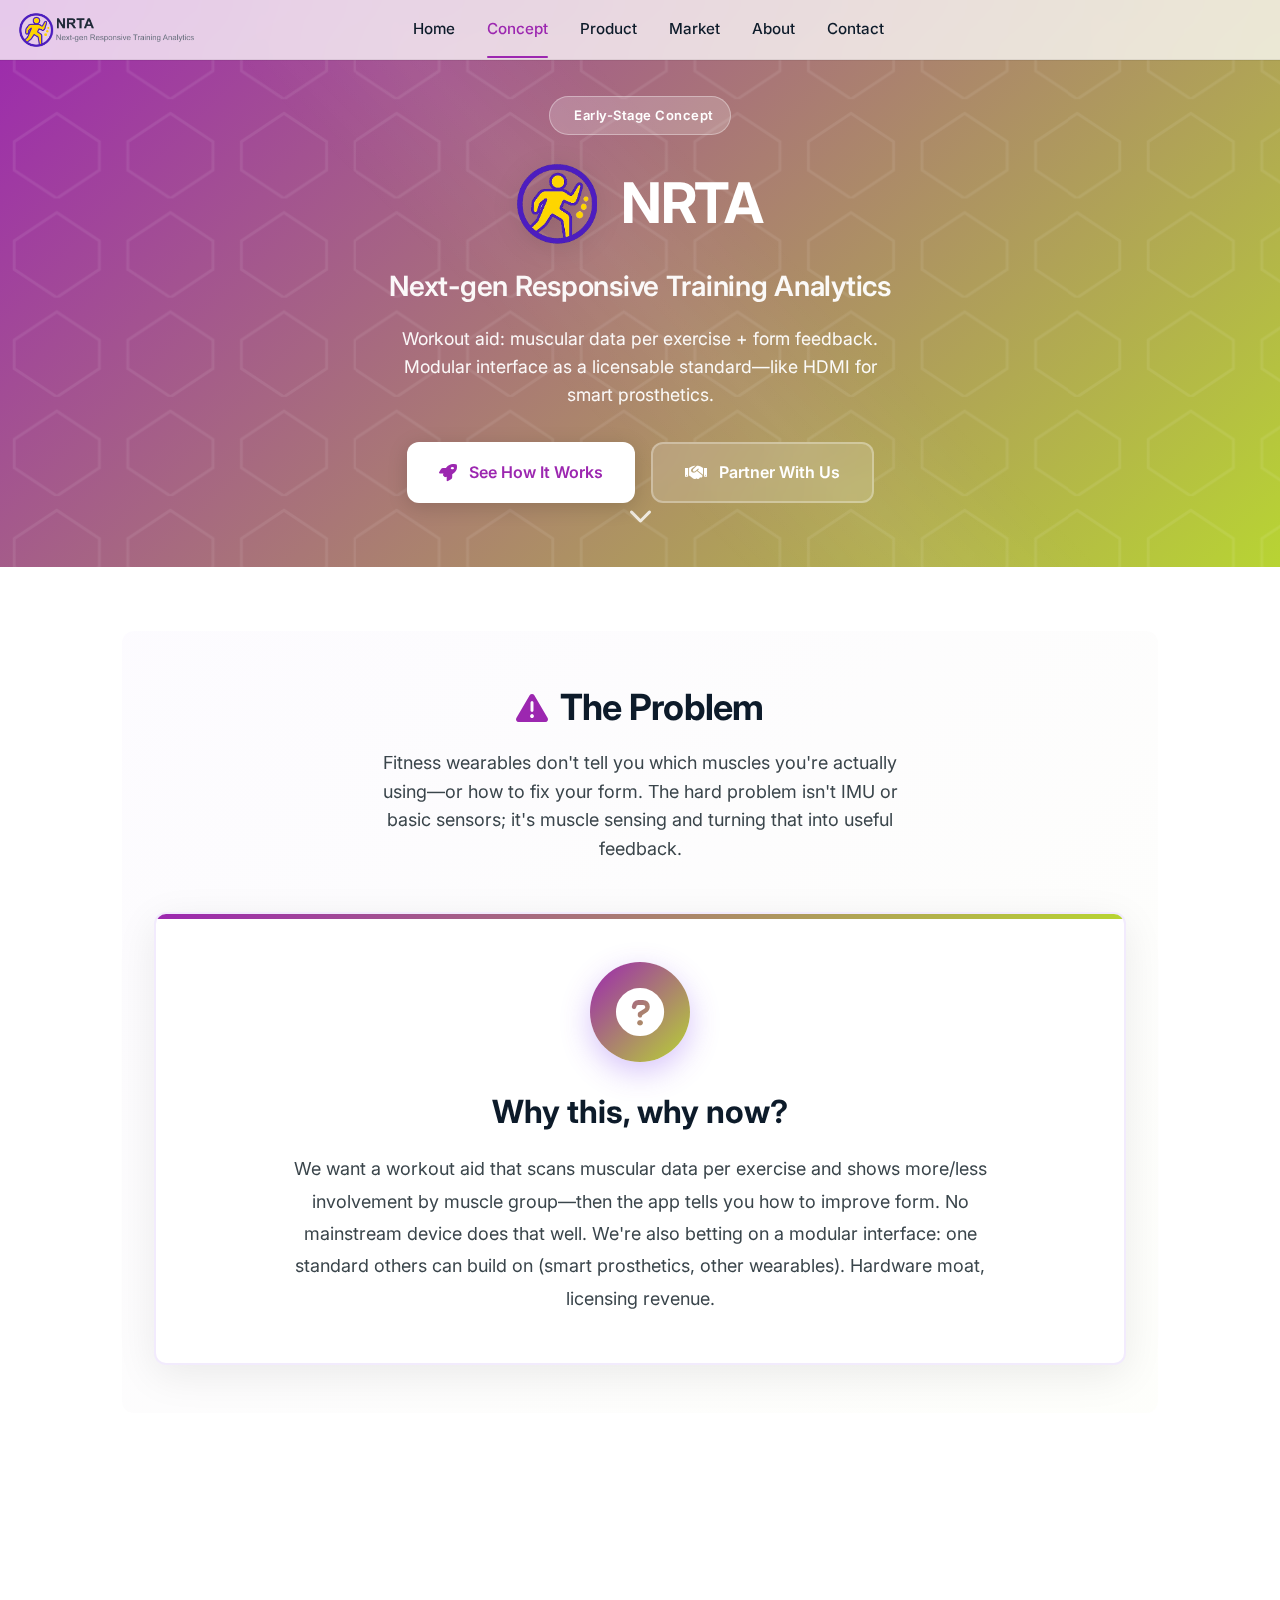
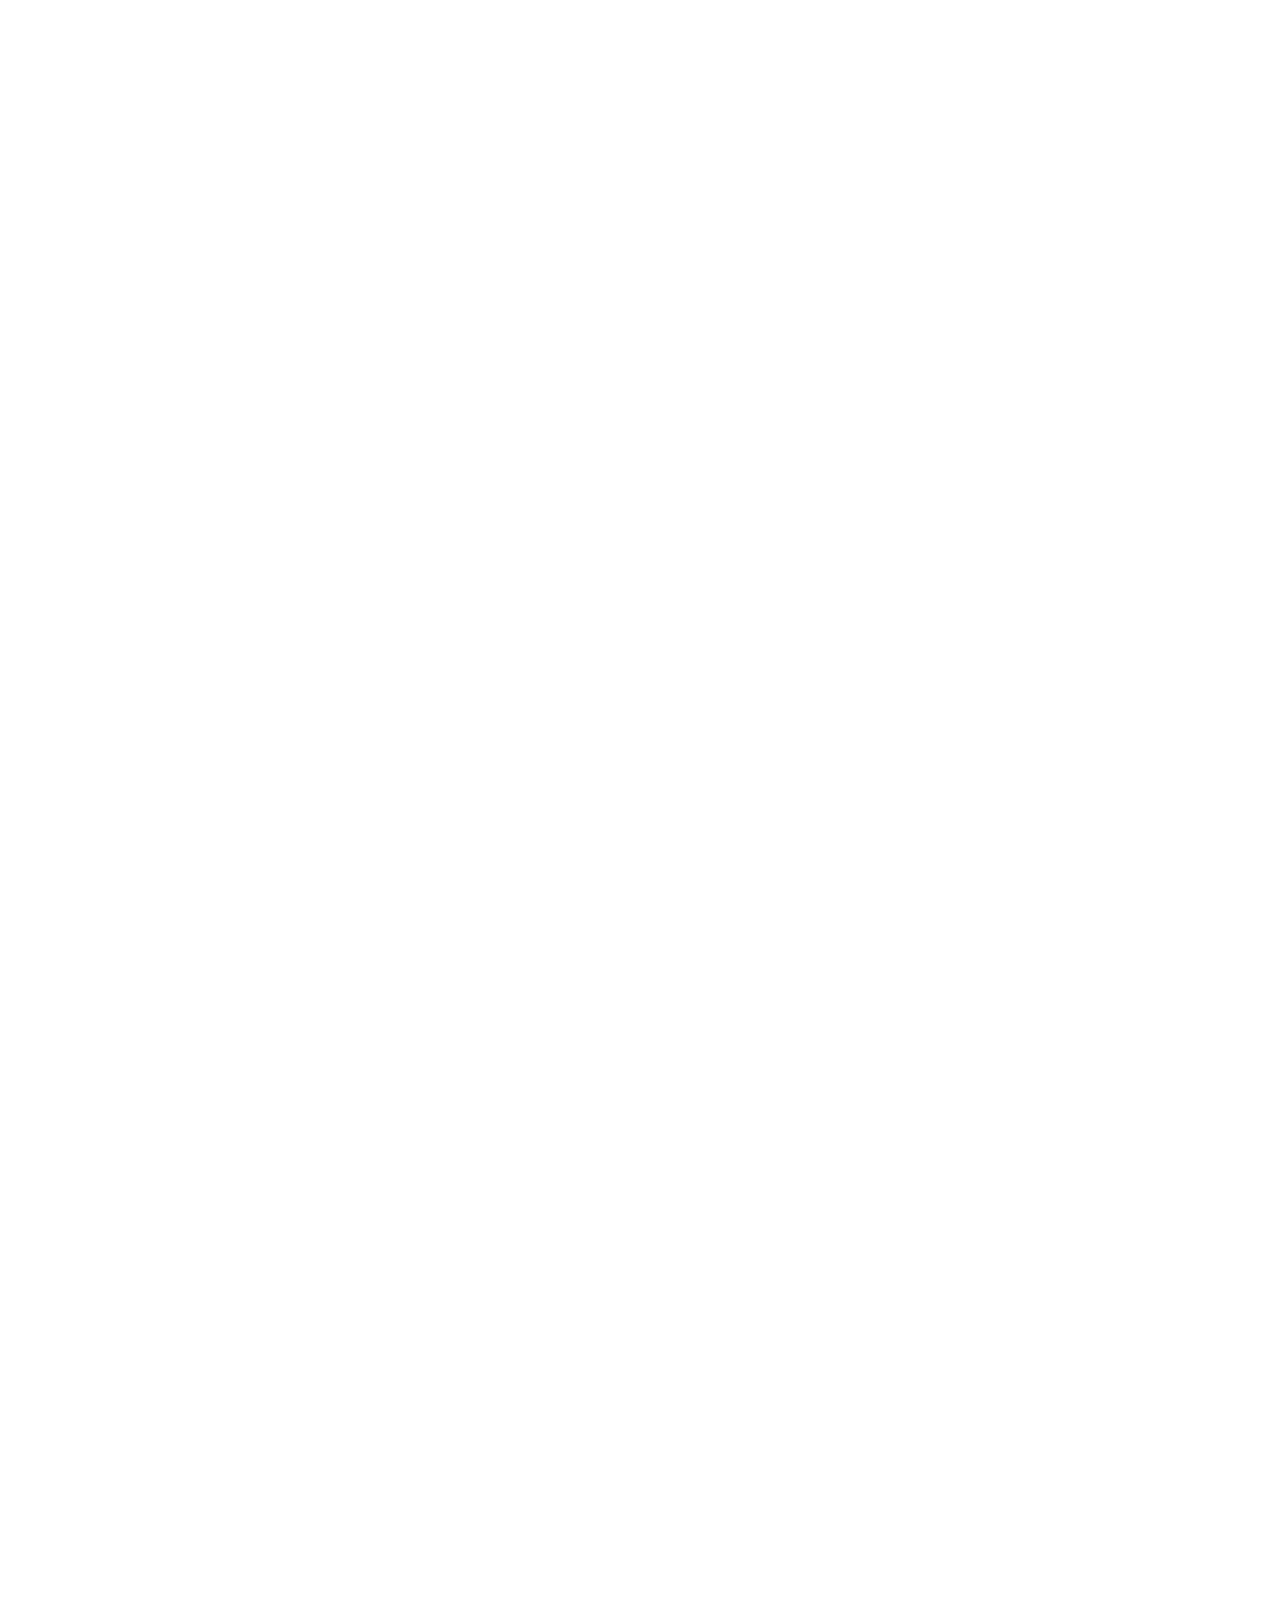
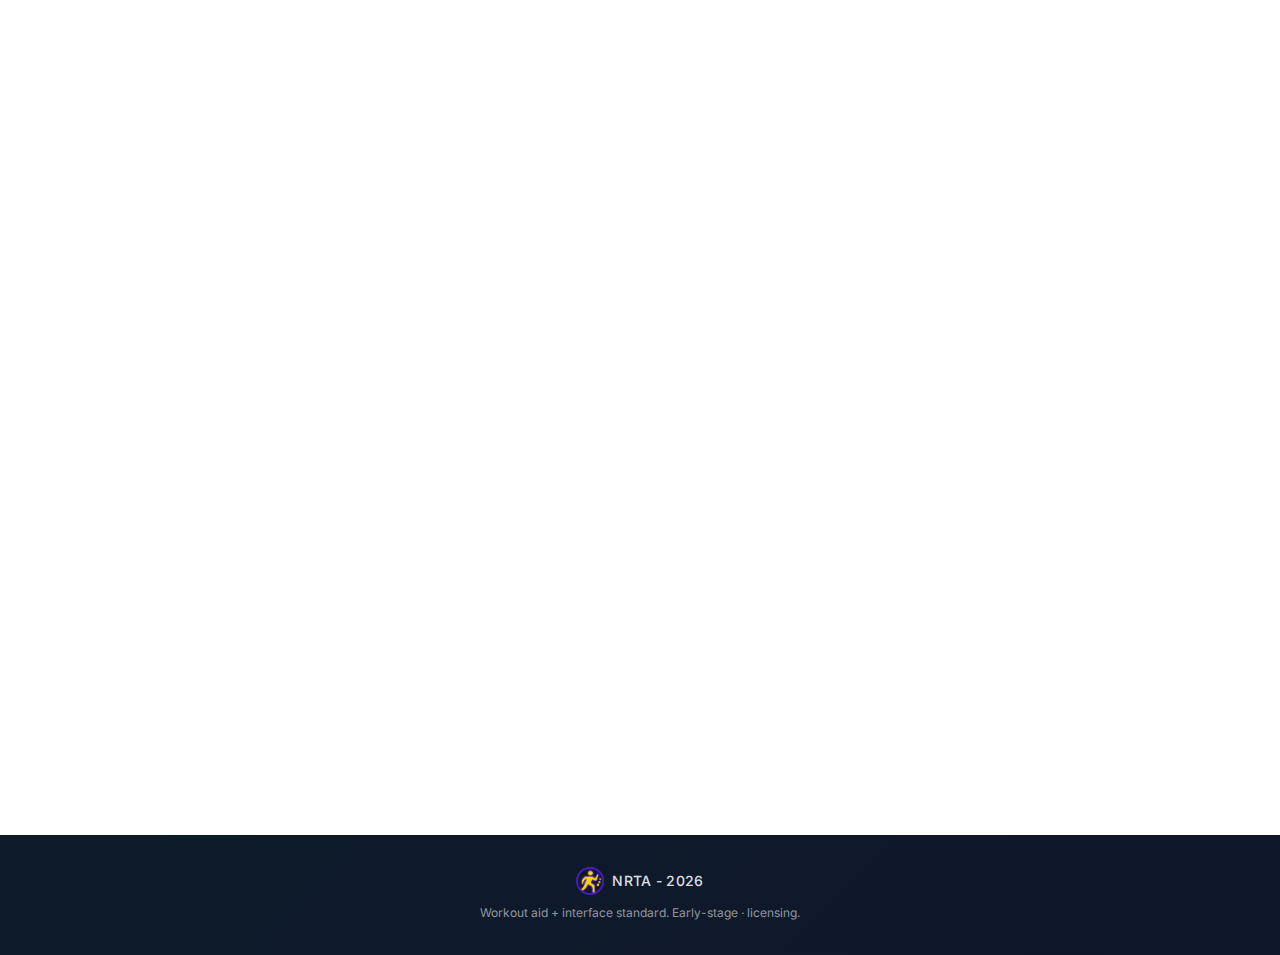
<file: index.html>
<!DOCTYPE html>
<html lang="en">
<head>
    <meta charset="UTF-8">
    <meta name="viewport" content="width=device-width, initial-scale=1.0">
    <title>NRTA - Next-gen Responsive Training Analytics</title>
    <meta name="description" content="NRTA – workout aid that scans muscular data per exercise and gives form feedback. Modular interface as a licensable standard for smart prosthetics and wearables. Early-stage concept.">
    <link rel="icon" type="image/svg+xml" href="assets/icons/favicon.svg">
    <style>
        /* Critical CSS to prevent FOUC */
        html {
            visibility: hidden;
        }
        html.loaded {
            visibility: visible;
        }
    </style>
    <link rel="stylesheet" href="styles.css">
    <link rel="stylesheet" href="https://cdnjs.cloudflare.com/ajax/libs/font-awesome/6.0.0/css/all.min.css">
    <link href="https://fonts.googleapis.com/css2?family=Inter:wght@300;400;500;600;700&display=swap" rel="stylesheet">
</head>
<body>
    <!-- Navigation -->
    <nav>
        <div class="nav-container">
            <div class="nav-logo">
                <img src="assets/icons/logo.svg" alt="NRTA Logo" class="logo logo-full">
                <img src="assets/icons/logo-icon.svg" alt="NRTA Logo" class="logo logo-icon">
            </div>
            <button class="hamburger-menu" aria-label="Toggle menu">
                <span class="bar"></span>
                <span class="bar"></span>
                <span class="bar"></span>
            </button>
            <a href="#home" class="mobile-home-icon" aria-label="Go to home">
                <i class="fas fa-home"></i>
            </a>
            <ul class="nav-links">
                <li><a href="#home">Home</a></li>
                <li><a href="#problem">Concept</a></li>
                <li><a href="#solution">Product</a></li>
                <li><a href="#market">Market</a></li>
                <li><a href="#about">About</a></li>
                <li><a href="#contact">Contact</a></li>
            </ul>
        </div>
        <div class="nav-overlay"></div>
    </nav>

    <!-- Header -->
    <header id="home" class="startup-hero">
        <div class="header-content">
            <div class="hero-text">
                <div class="concept-badge">
                    <i class="fas fa-sparkles"></i>
                    Early-Stage Concept
                </div>
                <div class="hero-logo">
                    <img src="assets/icons/logo-icon.svg" alt="NRTA Logo" class="hero-logo-icon">
                    <h1>NRTA</h1>
                </div>
                <p class="hero-tagline">Next-gen Responsive Training Analytics</p>
                <p class="hero-description">Workout aid: muscular data per exercise + form feedback. Modular interface as a licensable standard—like HDMI for smart prosthetics.</p>
            </div>
            <div class="hero-cta-section">
                <div class="hero-cta-primary">
                    <a href="#solution" class="cta-button cta-primary">
                        <i class="fas fa-rocket"></i>
                        <span>See How It Works</span>
                    </a>
                    <a href="#contact" class="cta-button cta-secondary">
                        <i class="fas fa-handshake"></i>
                        <span>Partner With Us</span>
                    </a>
                </div>
            </div>
        </div>
        <div class="hero-scroll-indicator">
            <i class="fas fa-chevron-down"></i>
        </div>
    </header>

    <!-- Main Content -->
    <main>
        <!-- Problem + Solution (Concept) -->
        <section id="problem" class="content-section problem-section">
            <div class="section-header-modern">
                <h2><i class="fas fa-exclamation-triangle"></i> The Problem</h2>
                <p class="section-subtitle">Fitness wearables don't tell you which muscles you're actually using—or how to fix your form. The hard problem isn't IMU or basic sensors; it's muscle sensing and turning that into useful feedback.</p>
            </div>
            <div class="problem-showcase">
                <div class="problem-main-card">
                    <div class="problem-icon-large"><i class="fas fa-question-circle"></i></div>
                    <h3>Why this, why now?</h3>
                    <p>We want a workout aid that scans muscular data per exercise and shows more/less involvement by muscle group—then the app tells you how to improve form. No mainstream device does that well. We're also betting on a modular interface: one standard others can build on (smart prosthetics, other wearables). Hardware moat, licensing revenue.</p>
                </div>
            </div>
        </section>

        <!-- Solution Section (Product) -->
        <section id="solution" class="content-section">
            <div class="section-header-modern">
                <h2><i class="fas fa-lightbulb"></i> The NRTA Concept</h2>
                <p class="section-subtitle">Workout aid first: muscular data per exercise, form feedback. Then the modular interface as a licensable standard—like HDMI/DisplayPort for smart prosthetics.</p>
            </div>
            <div class="startup-card modern-card">
                <div class="project-header">
                    <h3>How It Works</h3>
                    <span class="project-type featured">Concept in Development</span>
                </div>
                <div class="project-details">
                    <p><strong>Product (workout aid):</strong> Scan muscular data per exercise and show which muscle groups are more or less involved. The app uses that to tell you how to improve your form. MCU + IMU is doable; the hard problem we're tackling is muscle sensing.</p>
                    <p><strong>Platform (interface standard):</strong> The modular connector and protocol are designed so others can adopt them—smart prosthetics, other wearables. We make money on licensing. A hardware moat is always better.</p>
                </div>
            </div>
            <div class="modular-grid">
                <div class="module-card">
                    <div class="module-icon">
                        <i class="fas fa-dumbbell"></i>
                    </div>
                    <h4>Muscle & Exercise Sensing</h4>
                    <p>Per-exercise scanning of muscular involvement. The hard problem: reliable muscle sensing (IMU/MCU is the easier part; we're exploring sensing + optional CV tradeoffs for cost).</p>
                </div>
                <div class="module-card">
                    <div class="module-icon">
                        <i class="fas fa-chart-line"></i>
                    </div>
                    <h4>Form & Feedback</h4>
                    <p>App interprets which muscle groups are more/less involved and tells the user how to improve form and target the right muscles for each exercise.</p>
                </div>
                <div class="module-card">
                    <div class="module-icon">
                        <i class="fas fa-plug"></i>
                    </div>
                    <h4>Modular Interface (Standard)</h4>
                    <p>The connector and protocol as a licensable standard—"HDMI for smart prosthetics." Others build devices that plug into the same interface; we license the standard.</p>
                </div>
            </div>
        </section>

        <!-- Market Section -->
        <section id="market" class="content-section">
            <div class="section-header-modern">
                <h2><i class="fas fa-chart-bar"></i> Market Context</h2>
                <p class="section-subtitle">Workout aid first; interface standard and licensing next</p>
            </div>
            <div class="startup-card">
                <div class="project-details">
                    <p><strong>First use case:</strong> Fitness enthusiasts who want real muscular feedback per exercise and form guidance—no mainstream wearable does that well today.</p>
                    <p><strong>Bigger play:</strong> Position the modular interface as the standard for smart prosthetics and other body-worn devices. We make money on licensing the interface, not just selling one product. Hardware moat, recurring revenue from partners who adopt the standard.</p>
                </div>
            </div>
        </section>

        <!-- About Us Section -->
        <section id="about" class="content-section">
            <div class="section-header-modern">
                <h2><i class="fas fa-users"></i> About NRTA</h2>
                <p class="section-subtitle">Who we are and what we're looking for</p>
            </div>
            <div class="startup-card">
                <div class="project-details">
                    <p><strong>NRTA</strong> (Next-gen Responsive Training Analytics) started as a workout aid concept: scan muscular data per exercise, show which muscle groups are more/less involved, and use the app to tell users how to improve their form. We're also designing the modular interface so it can become a licensable standard—like HDMI/DisplayPort for smart prosthetics—with revenue from licensing, not just device sales.</p>
                    <p>We're in concept phase—no product yet. We're looking for early partners: hardware (muscle sensing, IMU, connectors), investors, or advisors in wearables/prosthetics who want to help shape and build this with us.</p>
                </div>
            </div>
        </section>

        <!-- Contact Section -->
        <section id="contact" class="content-section contact-section-redesigned">
            <div class="section-header-modern">
                <h2><i class="fas fa-envelope"></i> Get in Touch</h2>
                <p class="section-subtitle">Interested? Reach out for partnerships, investment, or collaboration.</p>
            </div>
            
            <!-- Contact Information Grid -->
            <div class="contact-info-redesigned">
                <div class="contact-methods-grid">
                    <div class="contact-method-card">
                        <div class="contact-method-header">
                            <div class="contact-method-icon">
                                <i class="fas fa-envelope"></i>
                            </div>
                            <h4>Email</h4>
                        </div>
                        <div class="contact-method-body">
                            <p class="contact-label">Primary Contact</p>
                            <a href="mailto:contact@not-yet-a-thing-email.com" class="contact-value">
                                contact@not-yet-a-thing-email.com
                            </a>
                            <p class="contact-description">For partnerships, investments, and general inquiries</p>
                        </div>
                    </div>
                    
                    <div class="contact-method-card">
                        <div class="contact-method-header">
                            <div class="contact-method-icon">
                                <i class="fas fa-cloud"></i>
                            </div>
                            <h4>Bluesky</h4>
                        </div>
                        <div class="contact-method-body">
                            <p class="contact-label">Social Media</p>
                            <a href="#" class="contact-value">
                                @nrta.bsky.social.not-yet
                            </a>
                            <p class="contact-description">Follow us for updates and announcements</p>
                        </div>
                    </div>
                    
                    <div class="contact-method-card">
                        <div class="contact-method-header">
                            <div class="contact-method-icon">
                                <i class="fas fa-calendar-check"></i>
                            </div>
                            <h4>Schedule a Meeting</h4>
                        </div>
                        <div class="contact-method-body">
                            <p class="contact-label">Book a Call</p>
                            <a href="mailto:contact@not-yet-a-thing-email.com?subject=Meeting Request" class="contact-value">
                                Request Meeting
                            </a>
                            <p class="contact-description">Let's discuss how we can work together</p>
                        </div>
                    </div>
                </div>
            </div>
        </section>

        <!-- Downloads Section -->
        <!--
        <section id="downloads" class="content-section">
            <h2><i class="fas fa-download"></i> Downloads & Resources</h2>
            <div class="startup-card">
                <div class="project-header">
                    <h3>Access NRTA Concept Materials</h3>
                </div>
                <div class="project-details">
                    <p>Download technical specifications, concept materials, and public documentation for the NRTA modular fitness wearable system.</p>
                    
                    <div class="download-grid">
                        <div class="download-card">
                            <i class="fas fa-file-pdf"></i>
                            <h4>Executive Summary</h4>
                            <p>Comprehensive overview of the NRTA concept and business model</p>
                            <a href="downloads.html" class="download-link">View Details</a>
                        </div>
                        <div class="download-card">
                            <i class="fas fa-microchip"></i>
                            <h4>Technical Specs</h4>
                            <p>Detailed technical specifications for the modular platform</p>
                            <a href="downloads.html" class="download-link">View Details</a>
                        </div>
                        <div class="download-card">
                            <i class="fas fa-chart-line"></i>
                            <h4>Market Analysis</h4>
                            <p>Market opportunity and competitive landscape</p>
                            <a href="downloads.html" class="download-link">View Details</a>
                        </div>
                    </div>
                    
                    <div class="full-downloads-link">
                        <a href="downloads.html" class="btn primary">
                            <i class="fas fa-download"></i> View All Downloads (Coming Soon)
                        </a>
                    </div>
                </div>
            </div>
        </section>
    -->
    </main>

    <!-- Footer -->
    <footer>
        <div class="footer-content">
            <div class="footer-compact">
                <a href="#home" class="footer-brand">
                    <img src="assets/icons/logo-icon.svg" alt="NRTA" class="footer-logo-full">
                    <span class="footer-year">NRTA - 2026</span>
                </a>
                <p class="footer-note">Workout aid + interface standard. Early-stage · licensing.</p>
            </div>
        </div>
    </footer>

    <!-- Back to Top Button -->
    <button class="back-to-top" aria-label="Back to top">
        <i class="fas fa-chevron-up"></i>
    </button>

    <!-- Progress Bar -->
    <div class="progress-container">
        <div class="progress-bar"></div>
    </div>

    <!-- Floating TOC -->
    <!-- <div class="floating-toc">
        <button class="toc-toggle" aria-label="Open table of contents">
            <i class="fas fa-list"></i>
        </button>
        <div class="toc-panel">
            <div class="toc-header">
                <h3>Contents</h3>
            </div>
            <ul class="toc-list">
                <li class="toc-item"><a href="#home" class="toc-link">Home</a></li>
                <li class="toc-item"><a href="#problem" class="toc-link">Problem</a></li>
                <li class="toc-item"><a href="#solution" class="toc-link">Solution</a></li>
                <li class="toc-item"><a href="#features" class="toc-link">Features</a></li>
                <li class="toc-item"><a href="#technology" class="toc-link">Technology</a></li>
                <li class="toc-item"><a href="#market" class="toc-link">Market</a></li>
                <li class="toc-item"><a href="#vision" class="toc-link">Vision</a></li>
                <li class="toc-item"><a href="#contact" class="toc-link">Contact</a></li>
            </ul>
            <div class="toc-progress">
                <div class="toc-progress-bar"></div>
            </div>
        </div>
    </div>-->

    <!-- Document Modals -->
    <div id="executive-summary-modal" class="modal">
        <div class="modal-content">
            <div class="modal-header">
                <h3>NRTA Executive Summary</h3>
                <button class="modal-close" onclick="closeDocumentModal('executive-summary-modal')">&times;</button>
            </div>
            <div class="modal-body">
                <iframe id="executive-summary-modal-frame" src="" width="100%" height="600px"></iframe>
            </div>
            <div class="modal-footer">
                <!--
                <button class="download-btn" onclick="downloadDocument('NRTA_Executive_Summary.pdf')">
                    <i class="fas fa-download"></i> Download PDF
                </button>
                -->
            </div>
        </div>
    </div>

    <div id="tech-specs-modal" class="modal">
        <div class="modal-content">
            <div class="modal-header">
                <h3>NRTA Technical Specifications</h3>
                <button class="modal-close" onclick="closeDocumentModal('tech-specs-modal')">&times;</button>
            </div>
            <div class="modal-body">
                <iframe id="tech-specs-modal-frame" src="" width="100%" height="600px"></iframe>
            </div>
            <div class="modal-footer">
                <!--
                <button class="download-btn" onclick="downloadDocument('NRTA_Technical_Specs.pdf')">
                    <i class="fas fa-download"></i> Download PDF
                </button>
                -->
            </div>
        </div>
    </div>

    <div id="market-analysis-modal" class="modal">
        <div class="modal-content">
            <div class="modal-header">
                <h3>NRTA Market Analysis</h3>
                <button class="modal-close" onclick="closeDocumentModal('market-analysis-modal')">&times;</button>
            </div>
            <div class="modal-body">
                <iframe id="market-analysis-modal-frame" src="" width="100%" height="600px"></iframe>
            </div>
            <div class="modal-footer">
                <!--
                <button class="download-btn" onclick="downloadDocument('NRTA_Market_Analysis.pdf')">
                    <i class="fas fa-download"></i> Download PDF
                </button>
                -->
            </div>
        </div>
    </div>

    <div id="partnership-modal" class="modal">
        <div class="modal-content">
            <div class="modal-header">
                <h3>NRTA Partnership Proposal</h3>
                <button class="modal-close" onclick="closeDocumentModal('partnership-modal')">&times;</button>
            </div>
            <div class="modal-body">
                <iframe id="partnership-modal-frame" src="" width="100%" height="600px"></iframe>
            </div>
            <div class="modal-footer">
                <!--
                <button class="download-btn" onclick="downloadDocument('NRTA_Partnership_Proposal.pdf')">
                    <i class="fas fa-download"></i> Download PDF
                </button>
                -->
            </div>
        </div>
    </div>

    <script src="script.js"></script>
    <!-- <script src="toc.js"></script> -->
    <script>
        // Prevent FOUC - show content when page is ready
        function showContent() {
            document.documentElement.classList.add('loaded');
        }
        
        // Try multiple approaches to ensure content shows
        if (document.readyState === 'loading') {
            document.addEventListener('DOMContentLoaded', showContent);
        } else {
            showContent();
        }
        
        // Also show content when window loads (after all resources)
        window.addEventListener('load', showContent);
    </script>
</body>
</html>
</file>
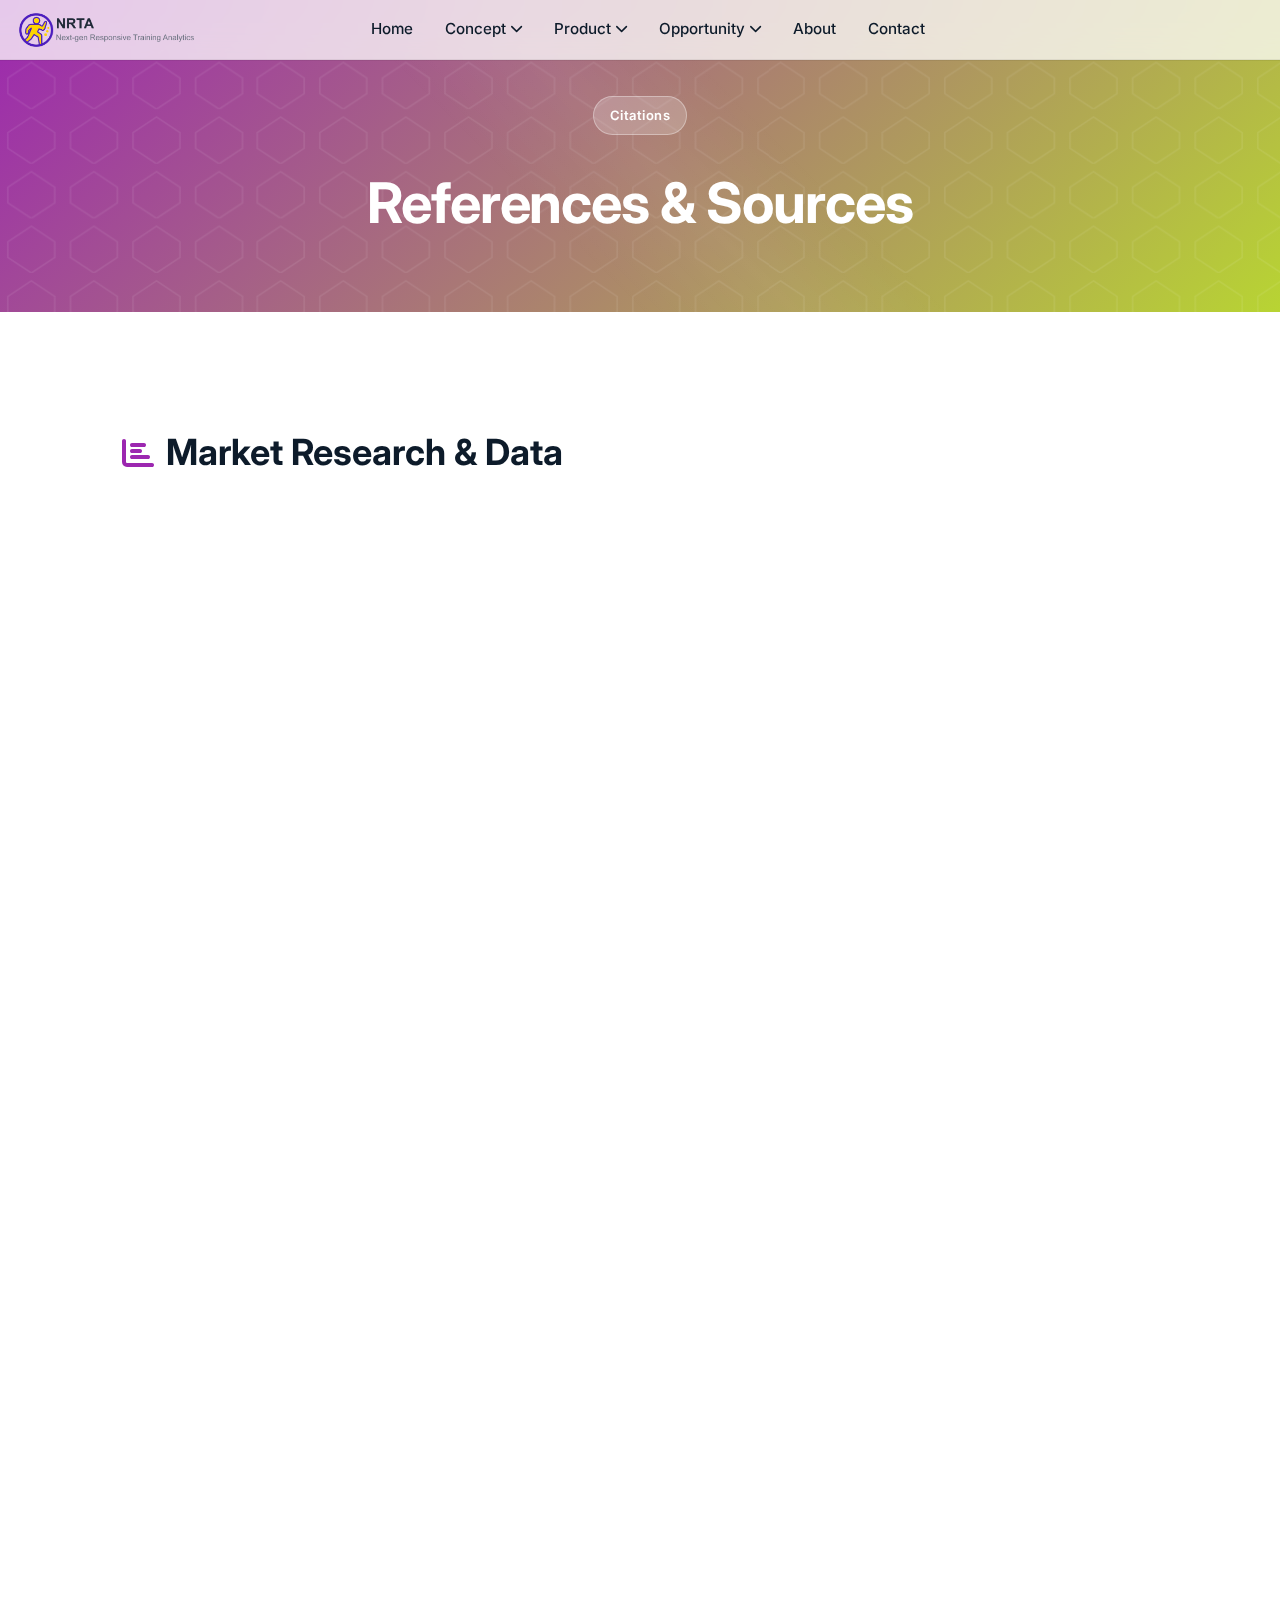
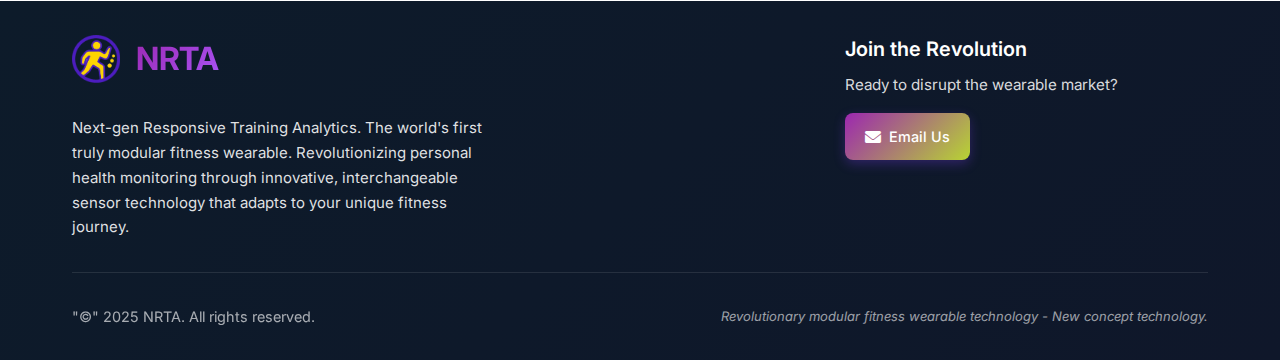
<file: citations.html>
<!DOCTYPE html>
<html lang="en">
<head>
    <meta charset="UTF-8">
    <meta name="viewport" content="width=device-width, initial-scale=1.0">
    <title>Citations - NRTA</title>
    <meta name="description" content="Citations and references for NRTA - Next-gen Responsive Training Analytics. Sources for market data, technology research, and industry insights.">
    <link rel="icon" type="image/svg+xml" href="assets/icons/favicon.svg">
    <style>
        /* Critical CSS to prevent FOUC */
        html {
            visibility: hidden;
        }
        html.loaded {
            visibility: visible;
        }
    </style>
    <link rel="stylesheet" href="styles.css">
    <link rel="stylesheet" href="https://cdnjs.cloudflare.com/ajax/libs/font-awesome/6.0.0/css/all.min.css">
    <link href="https://fonts.googleapis.com/css2?family=Inter:wght@300;400;500;600;700&display=swap" rel="stylesheet">
</head>
<body>
    <!-- Navigation -->
    <nav>
        <div class="nav-container">
            <div class="nav-logo">
                <img src="assets/icons/logo.svg" alt="NRTA Logo" class="logo logo-full">
                <img src="assets/icons/logo-icon.svg" alt="NRTA Logo" class="logo logo-icon">
            </div>
            <button class="hamburger-menu" aria-label="Toggle menu">
                <span class="bar"></span>
                <span class="bar"></span>
                <span class="bar"></span>
            </button>
            <a href="#home" class="mobile-home-icon" aria-label="Go to home">
                <i class="fas fa-home"></i>
            </a>
            <ul class="nav-links">
                <li><a href="index.html#home">Home</a></li>
                <li class="dropdown">
                    <a href="index.html#problem">Concept <i class="fas fa-chevron-down"></i></a>
                    <ul class="dropdown-menu">
                        <li><a href="index.html#problem">Problem</a></li>
                        <li><a href="index.html#solution">Solution</a></li>
                    </ul>
                </li>
                <li class="dropdown">
                    <a href="index.html#features">Product <i class="fas fa-chevron-down"></i></a>
                    <ul class="dropdown-menu">
                        <li><a href="index.html#features">Features</a></li>
                        <li><a href="index.html#technology">Technology</a></li>
                    </ul>
                </li>
                <li class="dropdown">
                    <a href="index.html#market">Opportunity <i class="fas fa-chevron-down"></i></a>
                    <ul class="dropdown-menu">
                        <li><a href="index.html#market">Market</a></li>
                        <li><a href="index.html#vision">Vision</a></li>
                    </ul>
                </li>
                <li><a href="index.html#about">About</a></li>
                <!--<li><a href="support.html">Support</a></li>-->
                <li><a href="index.html#contact">Contact</a></li>
            </ul>
        </div>
        <div class="nav-overlay"></div>
    </nav>

    <!-- Header -->
    <header class="startup-hero">
        <div class="header-content">
            <div class="hero-text">
                <div class="concept-badge">Citations</div>
                <h1>References & Sources</h1>
            </div>
        </div>
    </header>

    <!-- Main Content -->
    <main>
        <!-- Market Data Section -->
        <section class="content-section">
            <h2><i class="fas fa-chart-bar"></i> Market Research & Data</h2>
            <div class="overview-grid">
                <div class="overview-card">
                    <div class="overview-collapsible-header">
                        <h3>
                            <i class="fas fa-globe"></i> Global Wearable Market Size
                        </h3>
                        <button class="overview-collapse-btn" aria-label="Toggle content">
                            <i class="fas fa-chevron-down"></i>
                        </button>
                    </div>
                    <div class="overview-content">
                        <p>
                            <strong>[1] Source:</strong> Grand View Research, "Wearable Technology Market Size, Share & Trends Analysis Report"
                        </p>
                        <p>
                            <strong>Data:</strong> $81.5 billion market size projection by 2030
                        </p>
                        <p>
                            <strong>URL:</strong> <a href="https://www.grandviewresearch.com/industry-analysis/wearable-technology-market" target="_blank" rel="noopener">https://www.grandviewresearch.com/industry-analysis/wearable-technology-market</a>
                        </p>
                    </div>
                </div>
                <div class="overview-card">
                    <div class="overview-collapsible-header">
                        <h3><i class="fas fa-chart-line"></i> Market Growth Rate</h3>
                        <button class="overview-collapse-btn" aria-label="Toggle content">
                            <i class="fas fa-chevron-down"></i>
                        </button>
                    </div>
                    <div class="overview-content">
                        <p>
                            <strong>[2] Source:</strong> Statista, "Wearable Technology - Statistics & Facts"
                        </p>
                        <p>
                            <strong>Data:</strong> 18.6% CAGR (Compound Annual Growth Rate)
                        </p>
                        <p>
                            <strong>URL:</strong> <a href="https://www.statista.com/topics/1556/wearable-technology/" target="_blank" rel="noopener">https://www.statista.com/topics/1556/wearable-technology/</a>
                        </p>
                    </div>
                </div>
                <div class="overview-card">
                    <div class="overview-collapsible-header">
                        <h3><i class="fas fa-users"></i> User Adoption Projections</h3>
                        <button class="overview-collapse-btn" aria-label="Toggle content">
                            <i class="fas fa-chevron-down"></i>
                        </button>
                    </div>
                    <div class="overview-content">
                        <p>
                            <strong>[3] Source:</strong> IDC, "Worldwide Wearable Device Market Forecast"
                        </p>
                        <p>
                            <strong>Data:</strong> 1.4 billion wearable users projected by 2030
                        </p>
                        <p>
                            <strong>URL:</strong> <a href="https://www.idc.com/promo/wearable-vendor" target="_blank" rel="noopener">https://www.idc.com/promo/wearable-vendor</a>
                        </p>
                    </div>
                </div>
            </div>
        </section>

        <!-- Technology Research Section -->
        <section class="content-section">
            <h2><i class="fas fa-microchip"></i> Technology Research</h2>
            
            <!--
            <div class="overview-grid">
                <div class="overview-card">
                    <div class="overview-collapsible-header">
                        <h3><i class="fas fa-magnet"></i> Modular Design Principles</h3>
                        <button class="overview-collapse-btn" aria-label="Toggle content">
                            <i class="fas fa-chevron-down"></i>
                        </button>
                    </div>
                    <div class="overview-content">
                        <p>
                            <strong>Source:</strong> IEEE, "Modular Design in Consumer Electronics"
                        </p>
                        <p>
                            <strong>Reference:</strong> Research on magnetic connector systems and modular architecture
                        </p>
                        <p>
                            <strong>URL:</strong> <a href="https://ieeexplore.ieee.org/" target="_blank" rel="noopener">https://ieeexplore.ieee.org/</a>
                        </p>
                    </div>
                </div>
                <div class="overview-card">
                    <div class="overview-collapsible-header">
                        <h3><i class="fas fa-brain"></i> AI in Health Monitoring</h3>
                        <button class="overview-collapse-btn" aria-label="Toggle content">
                            <i class="fas fa-chevron-down"></i>
                        </button>
                    </div>
                    <div class="overview-content">
                        <p>
                            <strong>Source:</strong> Nature Digital Medicine, "Artificial Intelligence in Wearable Health Devices"
                        </p>
                        <p>
                            <strong>Reference:</strong> Machine learning applications for health prediction and analysis
                        </p>
                        <p>
                            <strong>URL:</strong> <a href="https://www.nature.com/npjdigitalmed/" target="_blank" rel="noopener">https://www.nature.com/npjdigitalmed/</a>
                        </p>
                    </div>
                </div>
                <div class="overview-card">
                    <div class="overview-collapsible-header">
                        <h3><i class="fas fa-shield-alt"></i> Health Data Privacy</h3>
                        <button class="overview-collapse-btn" aria-label="Toggle content">
                            <i class="fas fa-chevron-down"></i>
                        </button>
                    </div>
                    <div class="overview-content">
                        <p>
                            <strong>Source:</strong> Health Affairs, "Privacy and Security in Digital Health"
                        </p>
                        <p>
                            <strong>Reference:</strong> Best practices for health data encryption and user privacy
                        </p>
                        <p>
                            <strong>URL:</strong> <a href="https://www.healthaffairs.org/" target="_blank" rel="noopener">https://www.healthaffairs.org/</a>
                        </p>
                    </div>
                </div>
            </div>
        -->
        </section>

        <!-- Industry Analysis Section -->
        <section class="content-section">
            <h2><i class="fas fa-industry"></i> Industry Analysis</h2>

            <!--
            <div class="overview-grid">
                <div class="overview-card">
                    <div class="overview-collapsible-header">
                        <h3><i class="fas fa-info-circle"></i> Current Market Leaders</h3>
                        <button class="overview-collapse-btn" aria-label="Toggle content">
                            <i class="fas fa-chevron-down"></i>
                        </button>
                    </div>
                    <div class="overview-content">
                        <p>
                            <strong>Source:</strong> Counterpoint Research, "Global Smartwatch Market Analysis"
                        </p>
                        <p>
                            <strong>Data:</strong> Apple Watch, Samsung, Fitbit market share analysis
                        </p>
                        <p>
                            <strong>URL:</strong> <a href="https://www.counterpointresearch.com/" target="_blank" rel="noopener">https://www.counterpointresearch.com/</a>
                        </p>
                    </div>
                </div>
                <div class="overview-card">
                    <div class="overview-collapsible-header">
                        <h3><i class="fas fa-recycle"></i> Sustainability in Tech</h3>
                        <button class="overview-collapse-btn" aria-label="Toggle content">
                            <i class="fas fa-chevron-down"></i>
                        </button>
                    </div>
                    <div class="overview-content">
                        <p>
                            <strong>Source:</strong> Greenpeace, "Guide to Greener Electronics"
                        </p>
                        <p>
                            <strong>Reference:</strong> E-waste reduction strategies and modular design benefits
                        </p>
                        <p>
                            <strong>URL:</strong> <a href="https://www.greenpeace.org/" target="_blank" rel="noopener">https://www.greenpeace.org/</a>
                        </p>
                    </div>
                </div>
                <div class="overview-card">
                    <div class="overview-collapsible-header">
                        <h3><i class="fas fa-user-md"></i> Healthcare Integration</h3>
                        <button class="overview-collapse-btn" aria-label="Toggle content">
                            <i class="fas fa-chevron-down"></i>
                        </button>
                    </div>
                    <div class="overview-content">
                        <p>
                            <strong>Source:</strong> Journal of Medical Internet Research, "Wearables in Healthcare"
                        </p>
                        <p>
                            <strong>Reference:</strong> Clinical applications and healthcare provider adoption
                        </p>
                        <p>
                            <strong>URL:</strong> <a href="https://www.jmir.org/" target="_blank" rel="noopener">https://www.jmir.org/</a>
                        </p>
                    </div>
                </div>
            </div>
            -->
        </section>

        <!-- Additional Resources Section -->
        <section class="content-section">
            <h2><i class="fas fa-book"></i> Additional Resources</h2>
            <!--<div class="startup-card">
                <div class="project-header">
                    <h3>Further Reading & Research</h3>
                </div>
                <div class="project-details">
                    <h4><i class="fas fa-graduation-cap"></i> Academic Papers</h4>
                    <ul>
                        <li>"Modular Design in Consumer Electronics: A Systematic Review" - Journal of Product Innovation Management</li>
                        <li>"The Future of Wearable Health Technology" - IEEE Transactions on Biomedical Engineering</li>
                        <li>"AI-Powered Health Monitoring: Challenges and Opportunities" - Nature Machine Intelligence</li>
                    </ul>
                    
                    <h4><i class="fas fa-newspaper"></i> Industry Reports</h4>
                    <ul>
                        <li>McKinsey & Company: "The Future of Health Technology"</li>
                        <li>Deloitte: "Digital Health Trends 2024"</li>
                        <li>PwC: "Wearable Technology Market Insights"</li>
                    </ul>
                    
                    <h4><i class="fas fa-link"></i> Regulatory Guidelines</h4>
                    <ul>
                        <li>FDA: "Digital Health Software Precertification Program"</li>
                        <li>EU: "Medical Device Regulation (MDR)"</li>
                        <li>ISO: "Medical Device Software Standards"</li>
                    </ul>
                </div>
            </div>
        </section>-->
    </main>

    <!-- Footer -->
    <footer>
        <div class="footer-content">
            <div class="footer-main">
                <div class="footer-left">
                    <div class="footer-logo">
                        <img src="assets/icons/logo-icon.svg" alt="NRTA Logo" class="footer-logo-icon">
                        <h4 class="footer-title">NRTA</h4>
                    </div>
                    <p class="footer-text">Next-gen Responsive Training Analytics. The world's first truly modular fitness wearable. Revolutionizing personal health monitoring through innovative, interchangeable sensor technology that adapts to your unique fitness journey.</p>
                </div>
                <div class="footer-right">
                    <div class="footer-contact-simple">
                        <h4>Join the Revolution</h4>
                        <p>Ready to disrupt the wearable market?</p>
                        <div class="social-links">
                            <a href="mailto:support@nrta.com" class="animated-contact-btn">
                                <i class="fas fa-envelope"></i>
                                <span class="btn-text">Email Us</span>
                                <span class="btn-pulse"></span>
                            </a>
                        </div>
                    </div>
                </div>
            </div>
            <div class="footer-bottom">
                <p class="footer-copyright">"©" 2025 NRTA. All rights reserved.</p>
                <p class="footer-note">Revolutionary modular fitness wearable technology - New concept technology.</p>
            </div>
        </div>
    </footer>

    <!-- Back to Top Button -->
    <button class="back-to-top" aria-label="Back to top">
        <i class="fas fa-chevron-up"></i>
    </button>

    <!-- Progress Bar -->
    <div class="progress-container">
        <div class="progress-bar"></div>
    </div>

    <script src="script.js"></script>
    <script>
        // Prevent FOUC - show content when page is ready
        function showContent() {
            document.documentElement.classList.add('loaded');
        }
        
        // Try multiple approaches to ensure content shows
        if (document.readyState === 'loading') {
            document.addEventListener('DOMContentLoaded', showContent);
        } else {
            showContent();
        }
        
        // Also show content when window loads (after all resources)
        window.addEventListener('load', showContent);
    </script>
</body>
</html>
</file>
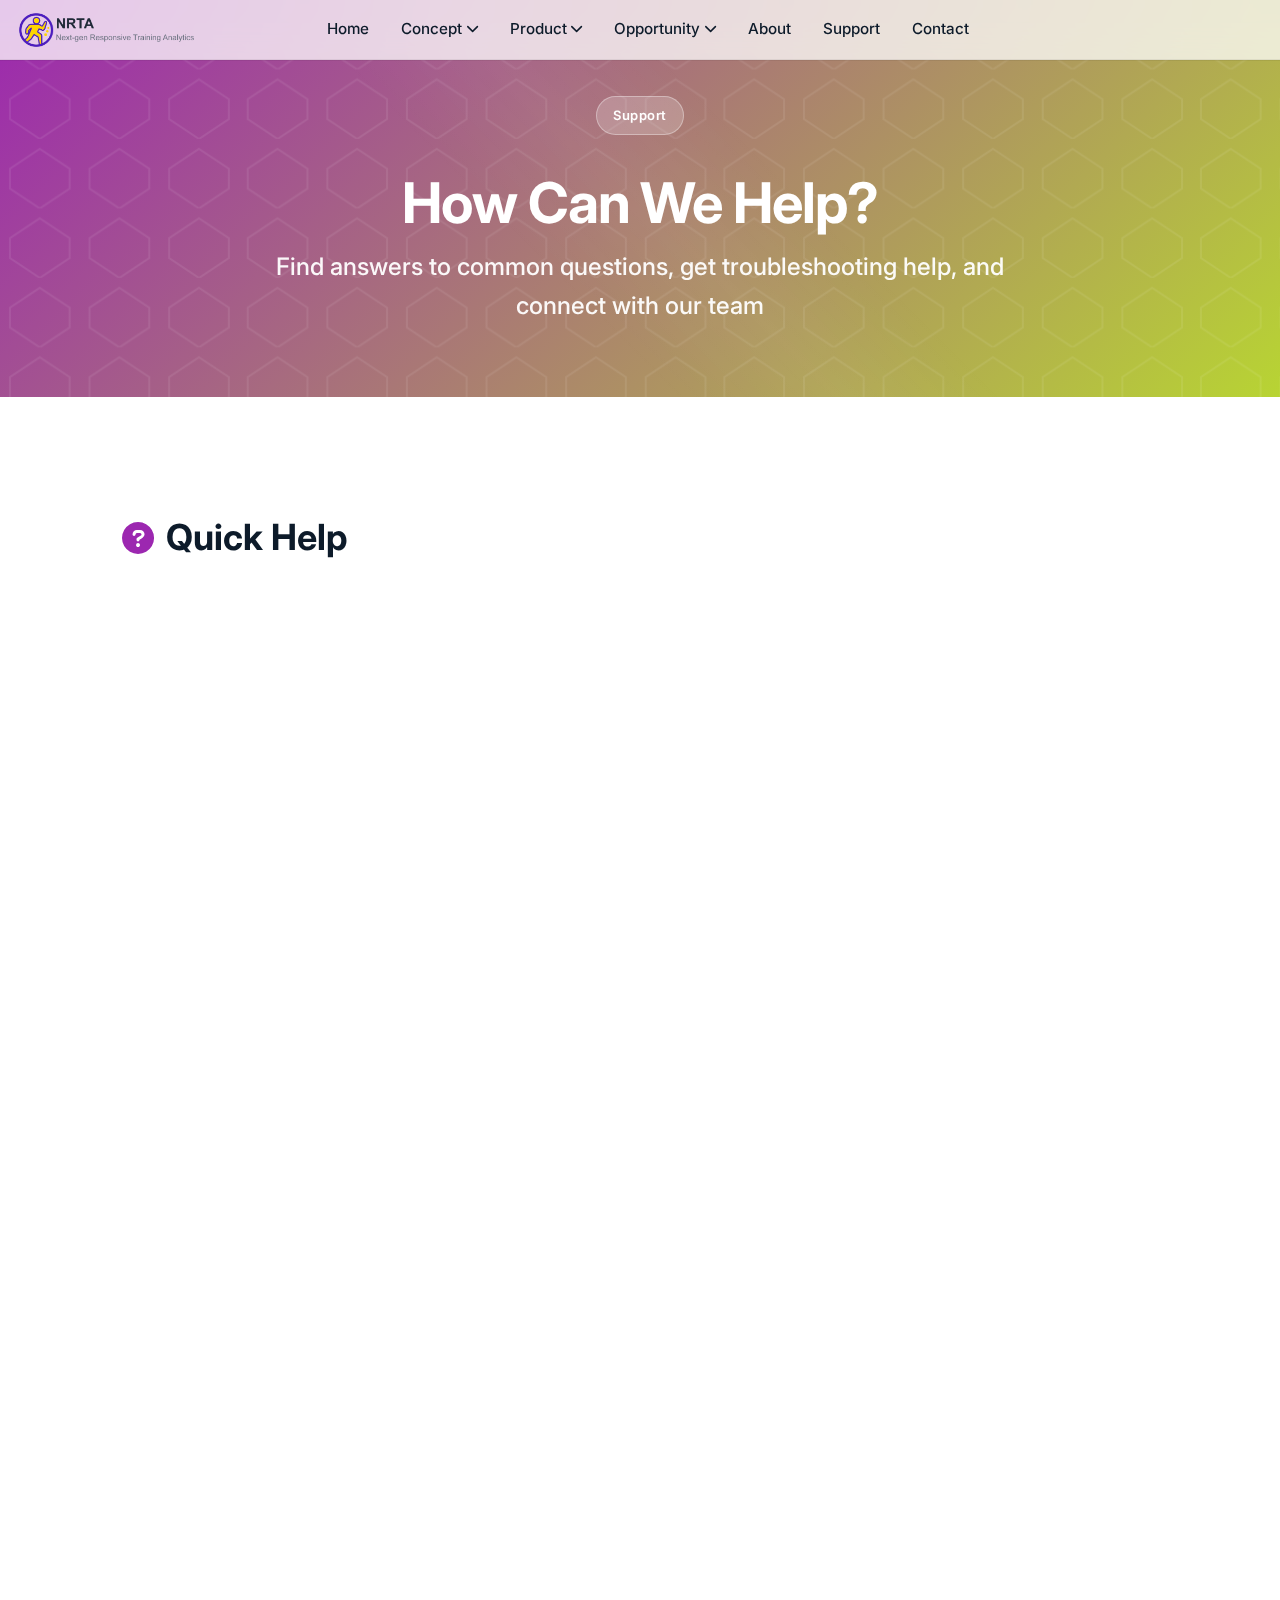
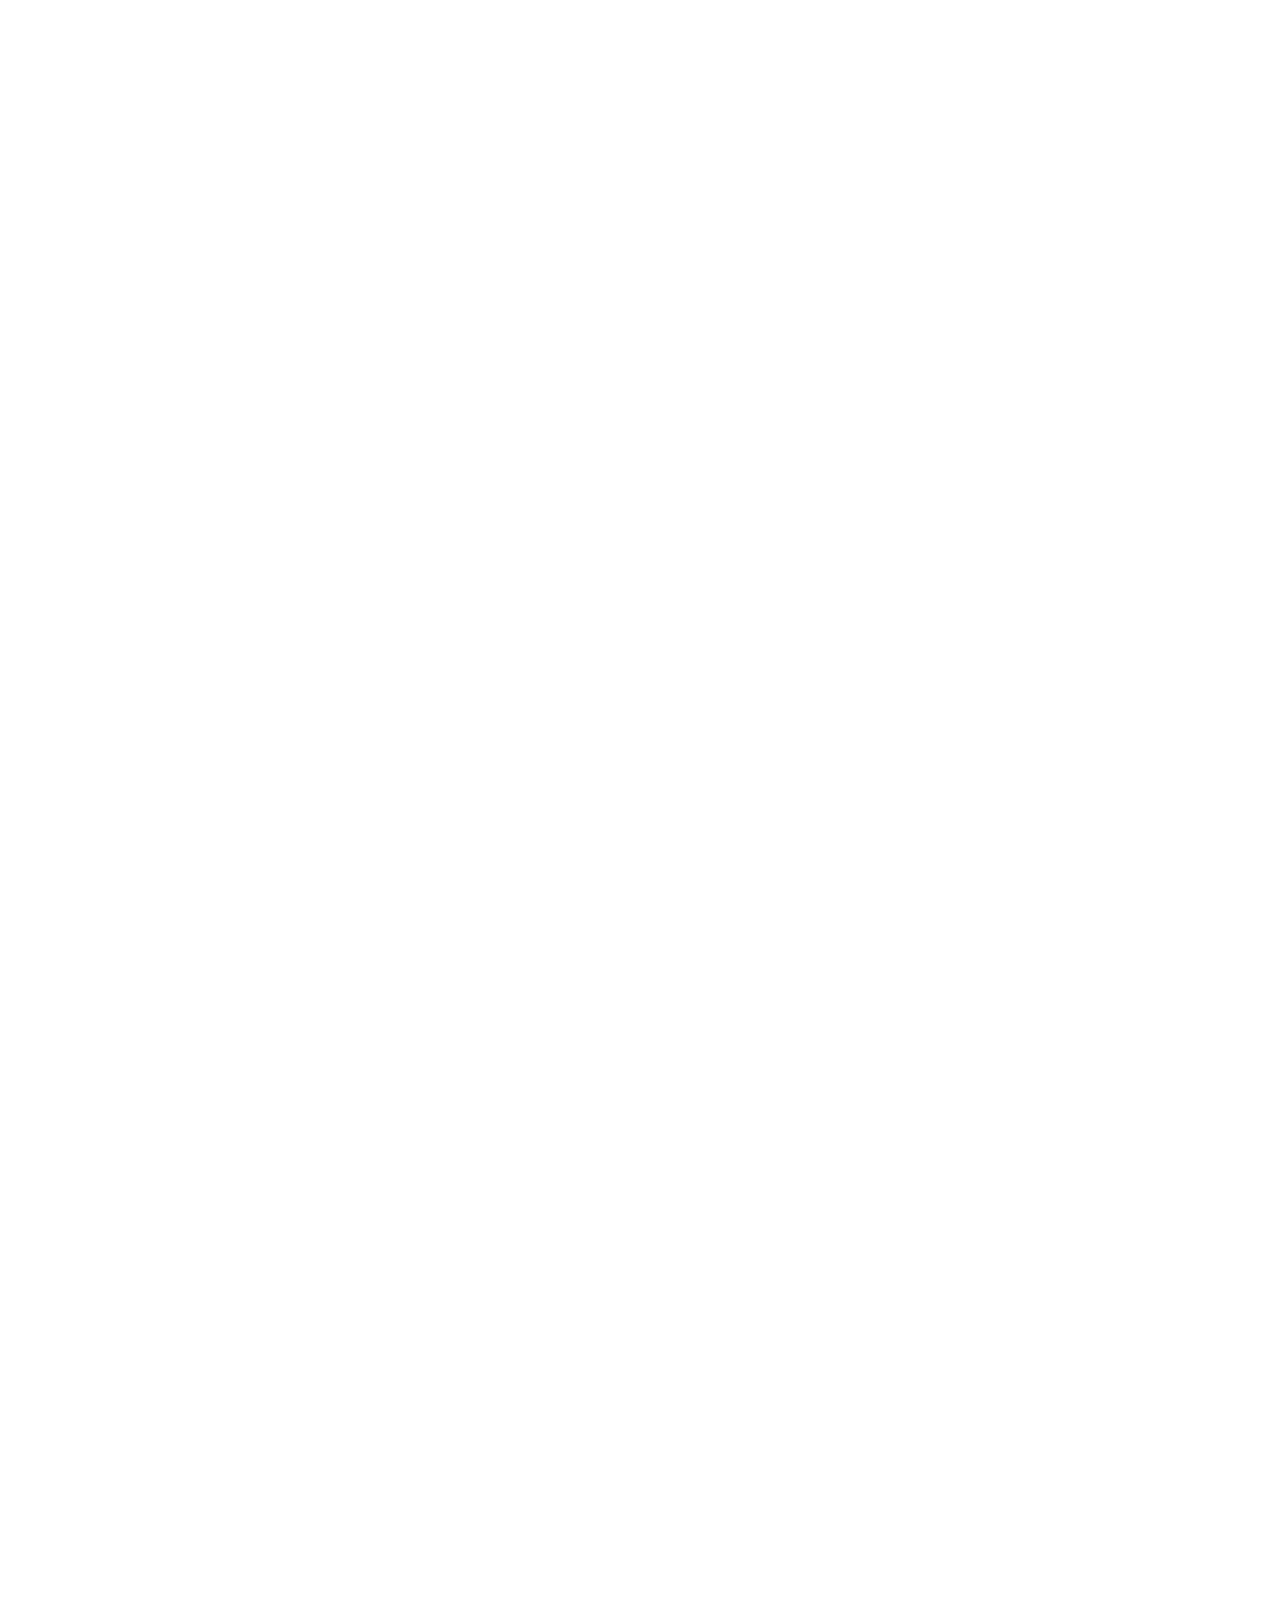
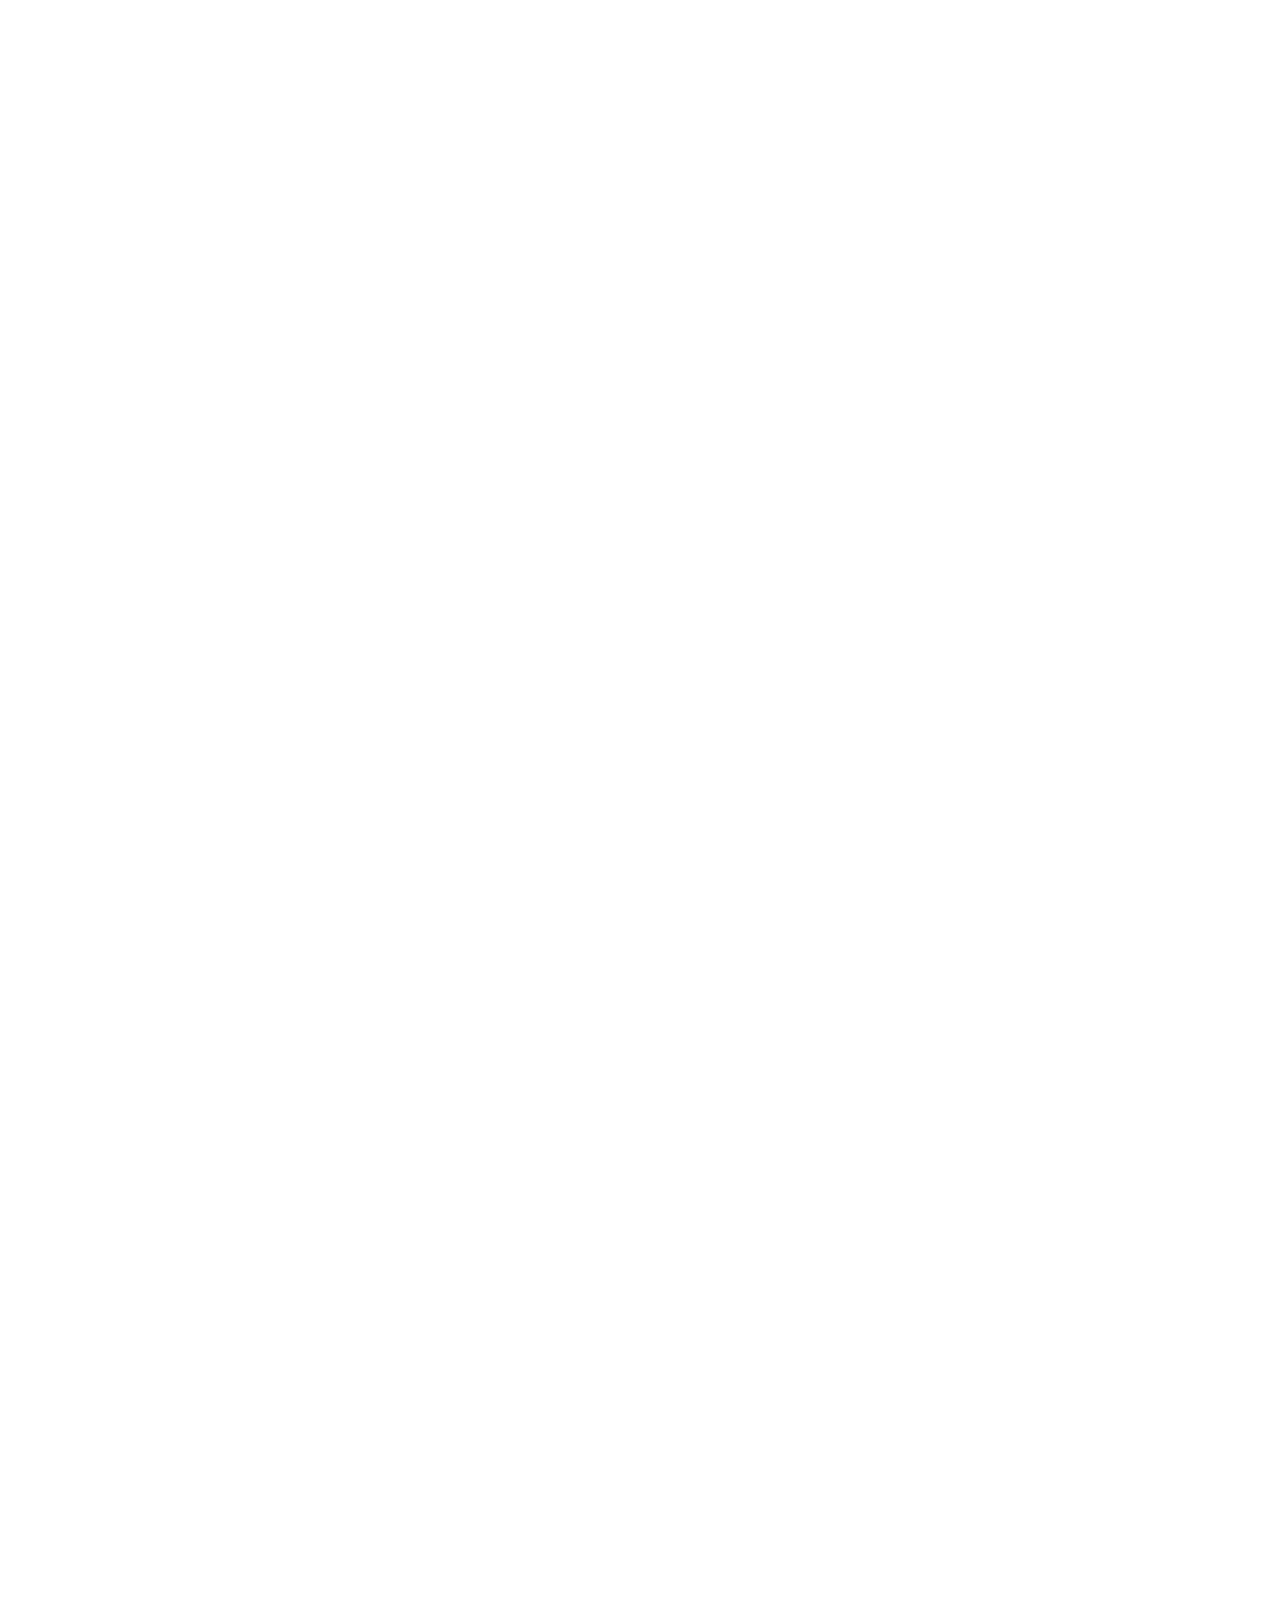
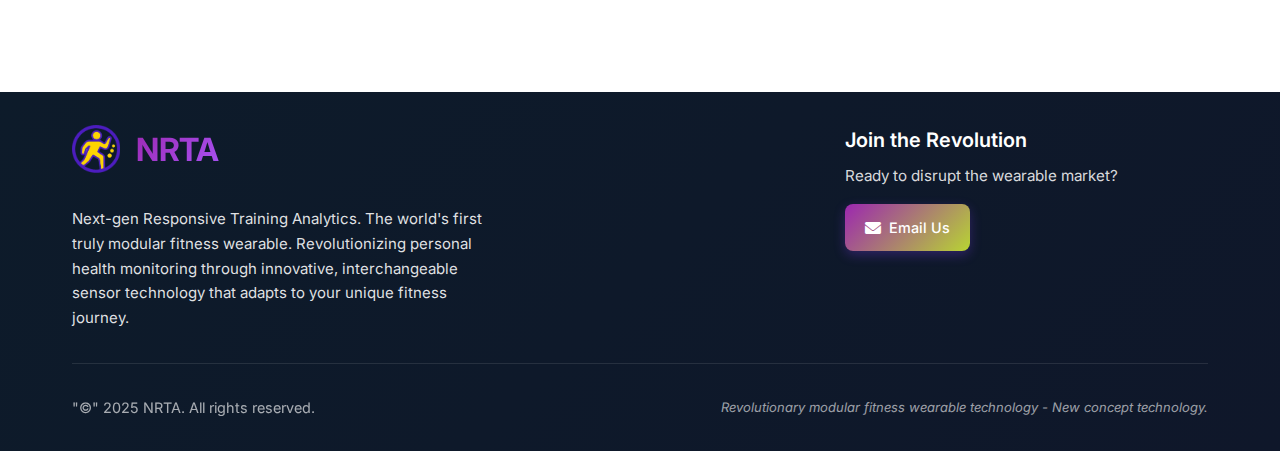
<file: support.html>
<!DOCTYPE html>
<html lang="en">
<head>
    <meta charset="UTF-8">
    <meta name="viewport" content="width=device-width, initial-scale=1.0">
    <title>Support - NRTA</title>
    <meta name="description" content="Get support for NRTA modular fitness wearable. Find FAQs, troubleshooting guides, and contact information for technical assistance.">
    <link rel="icon" type="image/svg+xml" href="assets/icons/favicon.svg">
    <style>
        /* Critical CSS to prevent FOUC */
        html {
            visibility: hidden;
        }
        html.loaded {
            visibility: visible;
        }
    </style>
    <link rel="stylesheet" href="styles.css">
    <link rel="stylesheet" href="https://cdnjs.cloudflare.com/ajax/libs/font-awesome/6.0.0/css/all.min.css">
    <link href="https://fonts.googleapis.com/css2?family=Inter:wght@300;400;500;600;700&display=swap" rel="stylesheet">
</head>
<body>
    <!-- Navigation -->
    <nav>
        <div class="nav-container">
            <div class="nav-logo">
                <img src="assets/icons/logo.svg" alt="NRTA Logo" class="logo logo-full">
                <img src="assets/icons/logo-icon.svg" alt="NRTA Logo" class="logo logo-icon">
            </div>
            <button class="hamburger-menu" aria-label="Toggle menu">
                <span class="bar"></span>
                <span class="bar"></span>
                <span class="bar"></span>
            </button>
            <a href="index.html#home" class="mobile-home-icon" aria-label="Go to home">
                <i class="fas fa-home"></i>
            </a>
            <ul class="nav-links">
                <li><a href="index.html#home">Home</a></li>
                <li class="dropdown">
                    <a href="index.html#problem">Concept <i class="fas fa-chevron-down"></i></a>
                    <ul class="dropdown-menu">
                        <li><a href="index.html#problem">Problem</a></li>
                        <li><a href="index.html#solution">Solution</a></li>
                    </ul>
                </li>
                <li class="dropdown">
                    <a href="index.html#features">Product <i class="fas fa-chevron-down"></i></a>
                    <ul class="dropdown-menu">
                        <li><a href="index.html#features">Features</a></li>
                        <li><a href="index.html#technology">Technology</a></li>
                    </ul>
                </li>
                <li class="dropdown">
                    <a href="index.html#market">Opportunity <i class="fas fa-chevron-down"></i></a>
                    <ul class="dropdown-menu">
                        <li><a href="index.html#market">Market</a></li>
                        <li><a href="index.html#vision">Vision</a></li>
                    </ul>
                </li>
                <li><a href="index.html#about">About</a></li>
                <li><a href="support.html">Support</a></li>
                <li><a href="index.html#contact">Contact</a></li>
            </ul>
        </div>
        <div class="nav-overlay"></div>
    </nav>

    <!-- Header -->
    <header class="startup-hero">
        <div class="header-content">
            <div class="hero-text">
                <div class="concept-badge">Support</div>
                <h1>How Can We Help?</h1>
                <p class="subtitle">Find answers to common questions, get troubleshooting help, and connect with our team</p>
            </div>
        </div>
    </header>

    <!-- Main Content -->
    <main>
        <!-- Quick Help Section -->
        <section class="content-section">
            <h2><i class="fas fa-question-circle"></i> Quick Help</h2>
            <div class="overview-grid">
                <div class="overview-card">
                    <div class="overview-collapsible-header">
                        <h3><i class="fas fa-book"></i> Documentation</h3>
                        <button class="overview-collapse-btn" aria-label="Toggle content">
                            <i class="fas fa-chevron-down"></i>
                        </button>
                    </div>
                    <div class="overview-content">
                        <p>Comprehensive guides and tutorials for getting started with NRTA technology.</p>
                        <a href="#documentation" class="overview-link">View Documentation</a>
                    </div>
                </div>
                <div class="overview-card">
                    <div class="overview-collapsible-header">
                        <h3><i class="fas fa-tools"></i> Troubleshooting</h3>
                        <button class="overview-collapse-btn" aria-label="Toggle content">
                            <i class="fas fa-chevron-down"></i>
                        </button>
                    </div>
                    <div class="overview-content">
                        <p>Common issues and solutions for technical problems and setup questions.</p>
                        <a href="#troubleshooting" class="overview-link">Troubleshooting Guide</a>
                    </div>
                </div>
                <div class="overview-card">
                    <div class="overview-collapsible-header">
                        <h3><i class="fas fa-comments"></i> Contact Support</h3>
                        <button class="overview-collapse-btn" aria-label="Toggle content">
                            <i class="fas fa-chevron-down"></i>
                        </button>
                    </div>
                    <div class="overview-content">
                        <p>Get in touch with our technical support team for personalized assistance.</p>
                        <a href="#contact-support" class="overview-link">Contact Us</a>
                    </div>
                </div>
                <div class="overview-card">
                    <div class="overview-collapsible-header">
                        <h3><i class="fas fa-lightbulb"></i> Feature Requests</h3>
                        <button class="overview-collapse-btn" aria-label="Toggle content">
                            <i class="fas fa-chevron-down"></i>
                        </button>
                    </div>
                    <div class="overview-content">
                        <p>Suggest new features or improvements for future NRTA products.</p>
                        <a href="#feature-requests" class="overview-link">Submit Request</a>
                    </div>
                </div>
            </div>
        </section>

        <!-- FAQ Section -->
        <section class="content-section" id="faq">
            <h2><i class="fas fa-question"></i> Frequently Asked Questions</h2>
            <div class="overview-grid">
                <div class="overview-card">
                    <div class="overview-collapsible-header">
                        <h3>What is NRTA and how does it work?</h3>
                        <button class="overview-collapse-btn" aria-label="Toggle content">
                            <i class="fas fa-chevron-down"></i>
                        </button>
                    </div>
                    <div class="overview-content">
                        <p>NRTA (Next-gen Responsive Training Analytics) is a revolutionary modular fitness wearable system. It uses attachable sensor pods that can be mounted on any clothing to track your workout form, count repetitions, and provide real-time feedback through vibration, visual indicators, and mobile app integration.</p>
                    </div>
                </div>

                <div class="overview-card">
                    <div class="overview-collapsible-header">
                        <h3>When will NRTA be available for purchase?</h3>
                        <button class="overview-collapse-btn" aria-label="Toggle content">
                            <i class="fas fa-chevron-down"></i>
                        </button>
                    </div>
                    <div class="overview-content">
                        <p>We're currently in the development phase and working towards our MVP release. We'll announce availability dates and pre-order opportunities through our newsletter and social media channels. Sign up for updates to be among the first to know when NRTA becomes available.</p>
                    </div>
                </div>

                <div class="overview-card">
                    <div class="overview-collapsible-header">
                        <h3>How does the modular system work?</h3>
                        <button class="overview-collapse-btn" aria-label="Toggle content">
                            <i class="fas fa-chevron-down"></i>
                        </button>
                    </div>
                    <div class="overview-content">
                        <p>The modular system consists of individual sensor pods that can be attached to your clothing using Velcro or magnetic mounting. Each pod contains motion sensors, wireless connectivity, and feedback mechanisms. You can start with one or two pods and add more as your fitness needs evolve, rather than replacing the entire system.</p>
                    </div>
                </div>

                <div class="overview-card">
                    <div class="overview-collapsible-header">
                        <h3>What types of exercises can NRTA track?</h3>
                        <button class="overview-collapse-btn" aria-label="Toggle content">
                            <i class="fas fa-chevron-down"></i>
                        </button>
                    </div>
                    <div class="overview-content">
                        <p>NRTA is designed to track a wide range of fitness activities including strength training (bicep curls, squats, lunges), bodyweight exercises (push-ups, planks), flexibility training (yoga poses), and functional movements. The system adapts to your specific workout routine and provides relevant feedback for each exercise type.</p>
                    </div>
                </div>

                <div class="overview-card">
                    <div class="overview-collapsible-header">
                        <h3>Is NRTA compatible with my existing fitness apps?</h3>
                        <button class="overview-collapse-btn" aria-label="Toggle content">
                            <i class="fas fa-chevron-down"></i>
                        </button>
                    </div>
                    <div class="overview-content">
                        <p>We're developing our own comprehensive mobile app that will provide detailed analytics and feedback. We're also exploring integration opportunities with popular fitness platforms and apps. Our goal is to make NRTA work seamlessly with your existing fitness ecosystem.</p>
                    </div>
                </div>

                <div class="overview-card">
                    <div class="overview-collapsible-header">
                        <h3>How accurate is the form tracking?</h3>
                        <button class="overview-collapse-btn" aria-label="Toggle content">
                            <i class="fas fa-chevron-down"></i>
                        </button>
                    </div>
                    <div class="overview-content">
                        <p>NRTA uses advanced sensor fusion technology combining multiple sensing modalities for high-precision movement tracking. Our system provides sub-degree accuracy in movement detection and real-time feedback to help you maintain proper form throughout your workouts.</p>
                    </div>
                </div>

                <div class="overview-card">
                    <div class="overview-collapsible-header">
                        <h3>What about battery life and charging?</h3>
                        <button class="overview-collapse-btn" aria-label="Toggle content">
                            <i class="fas fa-chevron-down"></i>
                        </button>
                    </div>
                    <div class="overview-content">
                        <p>Each sensor pod contains a rechargeable LiPo battery designed for extended use. The exact battery life will depend on usage patterns, but we're targeting multiple workout sessions between charges. Charging will be simple and convenient, with options for both individual pod charging and multi-pod charging stations.</p>
                    </div>
                </div>

                <div class="overview-card">
                    <div class="overview-collapsible-header">
                        <h3>Can I use NRTA for rehabilitation or physical therapy?</h3>
                        <button class="overview-collapse-btn" aria-label="Toggle content">
                            <i class="fas fa-chevron-down"></i>
                        </button>
                    </div>
                    <div class="overview-content">
                        <p>Yes! NRTA's precise movement tracking and real-time feedback make it ideal for rehabilitation and physical therapy applications. The system can help ensure proper form during therapeutic exercises and provide valuable data for healthcare professionals. We're actively working with physical therapists and rehabilitation specialists to optimize NRTA for these use cases.</p>
                    </div>
                </div>
            </div>
        </section>

        <!-- Troubleshooting Section -->
        <section class="content-section" id="troubleshooting">
            <h2><i class="fas fa-tools"></i> Troubleshooting Guide</h2>
            <div class="overview-grid">
                <div class="overview-card">
                    <div class="overview-collapsible-header">
                        <h3><i class="fas fa-bluetooth"></i> Connection Issues</h3>
                        <button class="overview-collapse-btn" aria-label="Toggle content">
                            <i class="fas fa-chevron-down"></i>
                        </button>
                    </div>
                    <div class="overview-content">
                        <h4>Common Problems:</h4>
                        <ul>
                            <li>Sensor pods not connecting to mobile app</li>
                            <li>Intermittent connection during workouts</li>
                            <li>Multiple pods not syncing properly</li>
                        </ul>
                        <h4>Solutions:</h4>
                        <ul>
                            <li>Ensure Bluetooth is enabled on your device</li>
                            <li>Check that pods are within range (recommended: 10 feet)</li>
                            <li>Restart the mobile app and reconnect pods</li>
                            <li>Update to the latest firmware version</li>
                        </ul>
                    </div>
                </div>

                <div class="overview-card">
                    <div class="overview-collapsible-header">
                        <h3><i class="fas fa-battery-half"></i> Battery & Power</h3>
                        <button class="overview-collapse-btn" aria-label="Toggle content">
                            <i class="fas fa-chevron-down"></i>
                        </button>
                    </div>
                    <div class="overview-content">
                        <h4>Common Problems:</h4>
                        <ul>
                            <li>Pods not charging properly</li>
                            <li>Battery draining faster than expected</li>
                            <li>Pods not turning on</li>
                        </ul>
                        <h4>Solutions:</h4>
                        <ul>
                            <li>Check charging cable connections</li>
                            <li>Ensure pods are properly seated in charging station</li>
                            <li>Try different USB power sources</li>
                            <li>Contact support if pods won't power on</li>
                        </ul>
                    </div>
                </div>

                <div class="overview-card">
                    <div class="overview-collapsible-header">
                        <h3><i class="fas fa-mobile-alt"></i> Mobile App Issues</h3>
                        <button class="overview-collapse-btn" aria-label="Toggle content">
                            <i class="fas fa-chevron-down"></i>
                        </button>
                    </div>
                    <div class="overview-content">
                        <h4>Common Problems:</h4>
                        <ul>
                            <li>App not recognizing sensor pods</li>
                            <li>Calibration not working properly</li>
                            <li>Data not syncing to cloud</li>
                        </ul>
                        <h4>Solutions:</h4>
                        <ul>
                            <li>Update to the latest app version</li>
                            <li>Clear app cache and restart</li>
                            <li>Check internet connection for cloud sync</li>
                            <li>Re-run calibration process</li>
                        </ul>
                    </div>
                </div>

                <div class="overview-card">
                    <div class="overview-collapsible-header">
                        <h3><i class="fas fa-cog"></i> Calibration & Setup</h3>
                        <button class="overview-collapse-btn" aria-label="Toggle content">
                            <i class="fas fa-chevron-down"></i>
                        </button>
                    </div>
                    <div class="overview-content">
                        <h4>Common Problems:</h4>
                        <ul>
                            <li>Calibration process failing</li>
                            <li>Inaccurate movement tracking</li>
                            <li>Pods not detecting proper positioning</li>
                        </ul>
                        <h4>Solutions:</h4>
                        <ul>
                            <li>Ensure good lighting for camera calibration</li>
                            <li>Follow calibration instructions precisely</li>
                            <li>Check that pods are securely attached</li>
                            <li>Re-calibrate if tracking seems inaccurate</li>
                        </ul>
                    </div>
                </div>
            </div>
        </section>

        <!-- Contact Support Section -->
        <section class="content-section" id="contact-support">
            <h2><i class="fas fa-headset"></i> Contact Support</h2>
            <div class="contact-grid">
                <div class="contact-info">
                    <h3>Get in Touch</h3>
                    <p>Our support team is here to help you with any questions or issues you may have with NRTA technology.</p>
                    
                    <div class="contact-methods">
                        <div class="contact-method">
                            <i class="fas fa-envelope"></i>
                            <div>
                                <h4>Email Support</h4>
                                <p>support@nrta.com</p>
                                <small>Response within 24 hours</small>
                            </div>
                        </div>
                        
                        <div class="contact-method">
                            <i class="fas fa-clock"></i>
                            <div>
                                <h4>Support Hours</h4>
                                <p>Monday - Friday: 9 AM - 6 PM EST</p>
                                <small>Weekend support for urgent issues</small>
                            </div>
                        </div>
                        
                        <div class="contact-method">
                            <i class="fas fa-comments"></i>
                            <div>
                                <h4>Live Chat</h4>
                                <p>Available during business hours</p>
                                <small>Click the chat widget below</small>
                            </div>
                        </div>
                    </div>
                </div>
                
                <div class="contact-info">
                    <h3>Send us a Message</h3>
                    <p>For detailed support requests, please use our main contact form.</p>
                    
                    <div class="download-options">
                        <a href="index.html#contact" class="download-btn">
                            <i class="fas fa-paper-plane"></i> Contact Us
                        </a>
                    </div>
                </div>
            </div>
        </section>

        <!-- Feature Requests Section -->
        <section class="content-section" id="feature-requests">
            <h2><i class="fas fa-lightbulb"></i> Feature Requests</h2>
            <div class="overview-grid">
                <div class="overview-card">
                    <div class="overview-collapsible-header">
                        <h3><i class="fas fa-lightbulb"></i> Submit Your Ideas</h3>
                        <button class="overview-collapse-btn" aria-label="Toggle content">
                            <i class="fas fa-chevron-down"></i>
                        </button>
                    </div>
                    <div class="overview-content">
                        <p>We're constantly working to improve NRTA and value your input! Share your ideas for new features, improvements, or enhancements that would make your fitness experience even better.</p>
                        
                        <h4>What we're looking for:</h4>
                        <ul>
                            <li>Hardware/Device improvements</li>
                            <li>Mobile app features</li>
                            <li>Analytics & insights enhancements</li>
                            <li>Third-party integrations</li>
                            <li>Accessibility improvements</li>
                            <li>General usability enhancements</li>
                        </ul>
                        
                        <div class="download-options">
                            <a href="index.html#contact" class="download-btn">
                                <i class="fas fa-lightbulb"></i> Submit Feature Request
                            </a>
                        </div>
                    </div>
                </div>
            </div>
        </section>
    </main>

    <!-- Footer -->
    <footer>
        <div class="footer-content">
            <div class="footer-main">
                <div class="footer-left">
                    <div class="footer-logo">
                        <img src="assets/icons/logo-icon.svg" alt="NRTA Logo" class="footer-logo-icon">
                        <h4 class="footer-title">NRTA</h4>
                    </div>
                    <p class="footer-text">Next-gen Responsive Training Analytics. The world's first truly modular fitness wearable. Revolutionizing personal health monitoring through innovative, interchangeable sensor technology that adapts to your unique fitness journey.</p>
                </div>
                <div class="footer-right">
                    <div class="footer-contact-simple">
                        <h4>Join the Revolution</h4>
                        <p>Ready to disrupt the wearable market?</p>
                        <div class="social-links">
                            <a href="mailto:support@nrta.com" class="animated-contact-btn">
                                <i class="fas fa-envelope"></i>
                                <span class="btn-text">Email Us</span>
                                <span class="btn-pulse"></span>
                            </a>
                        </div>
                    </div>
                </div>
            </div>
            <div class="footer-bottom">
                <p class="footer-copyright">"©" 2025 NRTA. All rights reserved.</p>
                <p class="footer-note">Revolutionary modular fitness wearable technology - New concept technology.</p>
            </div>
        </div>
    </footer>

    <!-- Back to Top Button -->
    <button class="back-to-top" aria-label="Back to top">
        <i class="fas fa-chevron-up"></i>
    </button>

    <!-- Progress Bar -->
    <div class="progress-container">
        <div class="progress-bar"></div>
    </div>

    <script src="script.js"></script>
    <script>
        // Prevent FOUC - show content when page is ready
        function showContent() {
            document.documentElement.classList.add('loaded');
        }
        
        // Try multiple approaches to ensure content shows
        if (document.readyState === 'loading') {
            document.addEventListener('DOMContentLoaded', showContent);
        } else {
            showContent();
        }
        
        // Also show content when window loads (after all resources)
        window.addEventListener('load', showContent);

        // Overview card toggle functionality is handled by script.js
        // All collapsible sections use the existing overview-card system
    </script>
</body>
</html>
</file>
<file: styles.css>
/* Modern Resume Website Styles */

:root {
    /* Primary Colors */
    --primary-color: #9C27B0; /* Pulse Violet */
    --secondary-color: #B8D433; /* Muted Lime - Dulled down from bright yellow */
    --accent-color: #FF3C38; /* Signal Redline */
    --secondary-light: #D4E66B; /* Lighter variant for gradients */
    --secondary-dark: #9FB82A; /* Darker variant for hover states */

    /* Text Colors */
    --text-primary: #0D1B2A; /* Midnight Asphalt (Darker) */
    --text-secondary: #3A454B; /* Titanium Silver (Darker) */
    --text-light: #E6E9EC; /* Frosted Glass */

    /* Background Colors */
    --background: #FFFFFF; /* Clean White */
    --background-alt: #E6E9EC; /* Frosted Glass */

    /* Border Colors */
    --border-color: #B0BEC5; /* Titanium Silver */

    /* Utility Colors */
    --success-color: #10b981;
    --warning-color: #f59e0b;
    --purple-light: #a855f7;
    --purple-dark: #5b21b6;

    /* Shadows */
    --shadow-sm: 0 1px 2px 0 rgba(0, 0, 0, 0.05);
    --shadow: 0 1px 3px 0 rgba(0, 0, 0, 0.1), 0 1px 2px 0 rgba(0, 0, 0, 0.06);
    --shadow-md: 0 4px 6px -1px rgba(0, 0, 0, 0.1), 0 2px 4px -1px rgba(0, 0, 0, 0.06);
    --shadow-lg: 0 10px 15px -3px rgba(0, 0, 0, 0.1), 0 4px 6px -2px rgba(0, 0, 0, 0.05);
    --shadow-xl: 0 20px 25px -5px rgba(0, 0, 0, 0.1), 0 10px 10px -5px rgba(0, 0, 0, 0.04);

    /* Borders & Transitions */
    --border-radius: 8px;
    --border-radius-lg: 12px;
    --transition: all 0.3s cubic-bezier(0.4, 0, 0.2, 1);
}

* {
    margin: 0;
    padding: 0;
    box-sizing: border-box;
}

/* Prevent Flash of Unstyled Content (FOUC) */
html {
    visibility: hidden;
}

html.loaded {
    visibility: visible;
}

body {
    font-family: 'Inter', -apple-system, BlinkMacSystemFont, sans-serif;
    line-height: 1.6;
    color: var(--text-primary);
    background-color: var(--background);
    overflow-x: hidden;
    padding-top: 60px;
}

/* Header Styles */
header {
    position: relative;
    background: linear-gradient(135deg, var(--primary-color) 0%, var(--secondary-color) 100%);
    color: white;
    text-align: center;
    padding: 6rem 2rem 4rem;
    margin-top: -60px;
    z-index: 10;
    overflow: hidden;
}

header::before {
    content: '';
    position: absolute;
    top: 0;
    left: 0;
    right: 0;
    bottom: 0;
    background: url('data:image/svg+xml,<svg xmlns="http://www.w3.org/2000/svg" viewBox="0 0 200 200"><defs><pattern id="hexagon" width="40" height="35" patternUnits="userSpaceOnUse"><polygon points="20,5 35,15 35,25 20,35 5,25 5,15" fill="none" stroke="rgba(255,255,255,0.08)" stroke-width="1"/></pattern></defs><rect width="200" height="200" fill="url(%23hexagon)"/></svg>');
    z-index: -1;
}

header::after {
    content: '';
    position: absolute;
    top: 0;
    left: 0;
    right: 0;
    bottom: 0;
    background: 
        radial-gradient(circle at 20% 80%, rgba(124, 58, 237, 0.1) 0%, transparent 50%),
        radial-gradient(circle at 80% 20%, rgba(168, 85, 247, 0.1) 0%, transparent 50%),
        radial-gradient(circle at 40% 40%, rgba(139, 92, 246, 0.05) 0%, transparent 50%);
    z-index: -1;
}

.header-content {
    position: relative;
    z-index: 2;
    max-width: 800px;
    margin: 0 auto;
}

.hero-text h1 {
    font-size: 3.5rem;
    font-weight: 700;
    letter-spacing: -0.02em;
}

.hero-logo {
    display: flex;
    align-items: center;
    justify-content: center;
    gap: 1.5rem;
    margin-bottom: 1rem;
}

.hero-logo-icon {
    width: 80px;
    height: 80px;
    flex-shrink: 0;
    filter: drop-shadow(0 4px 12px rgba(0, 0, 0, 0.15));
}

.hero-logo h1 {
    margin: 0;
    align-self: center;
}

.subtitle {
    font-size: 1.5rem;
    font-weight: 500;
    margin-bottom: 0.5rem;
    opacity: 0.95;
}

.hero-tagline {
    font-size: 1.75rem;
    font-weight: 600;
    margin-bottom: 1rem;
    opacity: 0.95;
    letter-spacing: -0.01em;
}

.hero-description {
    font-size: 1.1rem;
    font-weight: 400;
    margin-bottom: 1.5rem;
    opacity: 0.95;
    line-height: 1.6;
    max-width: 480px;
    margin-left: auto;
    margin-right: auto;
}

.subtitle-secondary {
    font-size: 1.1rem;
    font-weight: 400;
    margin-bottom: 2rem;
    opacity: 0.8;
}

.contact-links {
    display: flex;
    flex-wrap: wrap;
    justify-content: center;
    gap: 1.5rem;
    margin-top: 2rem;
}

.contact-link {
    display: inline-flex;
    align-items: center;
    gap: 0.5rem;
    color: white;
    text-decoration: none;
    padding: 0.75rem 1.25rem;
    background: rgba(255, 255, 255, 0.1);
    border-radius: var(--border-radius);
    backdrop-filter: blur(10px);
    border: 1px solid rgba(255, 255, 255, 0.2);
    transition: var(--transition);
    font-weight: 500;
}

.contact-link:hover {
    background: rgba(255, 255, 255, 0.2);
    transform: translateY(-2px);
}

/* Modern Hero CTA Section */
.hero-cta-section {
    margin-top: 2rem;
    display: flex;
    flex-direction: column;
    gap: 1rem;
    align-items: center;
}

.hero-cta-primary {
    display: flex;
    flex-wrap: wrap;
    gap: 1rem;
    justify-content: center;
}

.cta-button {
    display: inline-flex;
    align-items: center;
    gap: 0.75rem;
    padding: 1rem 2rem;
    border-radius: 12px;
    font-weight: 600;
    font-size: 1rem;
    text-decoration: none;
    transition: all 0.3s cubic-bezier(0.4, 0, 0.2, 1);
    border: none;
    cursor: pointer;
    position: relative;
    overflow: hidden;
}

.cta-button i {
    font-size: 1.1rem;
}

.cta-primary {
    background: white;
    color: var(--primary-color);
    box-shadow: 0 4px 20px rgba(0, 0, 0, 0.15);
}

.cta-primary:hover {
    transform: translateY(-3px);
    box-shadow: 0 8px 30px rgba(0, 0, 0, 0.25);
    background: #f8f9fa;
}

.cta-secondary {
    background: rgba(255, 255, 255, 0.15);
    color: white;
    border: 2px solid rgba(255, 255, 255, 0.3);
    backdrop-filter: blur(10px);
}

.cta-secondary:hover {
    background: rgba(255, 255, 255, 0.25);
    border-color: rgba(255, 255, 255, 0.5);
    transform: translateY(-3px);
    box-shadow: 0 8px 30px rgba(255, 255, 255, 0.2);
}

.hero-stats-preview {
    display: flex;
    gap: 3rem;
    flex-wrap: wrap;
    justify-content: center;
    margin-top: 1rem;
}

.stat-preview-item {
    text-align: center;
    color: white;
}

.stat-preview-item strong {
    display: block;
    font-size: 1.5rem;
    font-weight: 700;
    margin-bottom: 0.25rem;
    opacity: 1;
}

.stat-preview-item span {
    font-size: 0.875rem;
    opacity: 0.9;
    font-weight: 400;
}

.hero-scroll-indicator {
    position: absolute;
    bottom: 2rem;
    left: 50%;
    transform: translateX(-50%);
    color: white;
    font-size: 1.5rem;
    animation: bounce 2s infinite;
    opacity: 0.8;
    cursor: pointer;
}

@keyframes bounce {
    0%, 20%, 50%, 80%, 100% {
        transform: translateX(-50%) translateY(0);
    }
    40% {
        transform: translateX(-50%) translateY(-10px);
    }
    60% {
        transform: translateX(-50%) translateY(-5px);
    }
}

/* Navigation */
nav {
    background-color: rgba(255, 255, 255, 0.75);
    backdrop-filter: blur(16px);
    -webkit-backdrop-filter: blur(16px);
    box-shadow: 0 1px 0 rgba(0, 0, 0, 0.06);
    position: fixed;
    top: 0;
    left: 0;
    width: 100%;
    height: 60px;
    z-index: 100;
    padding: 0;
    border-bottom: 1px solid rgba(0, 0, 0, 0.06);
    display: flex;
    align-items: center;
    justify-content: flex-start;
    transition: transform 0.3s cubic-bezier(0.4, 0, 0.2, 1);
}

nav.nav-hidden {
    transform: translateY(-100%);
}

.nav-container {
    display: grid;
    grid-template-columns: 1fr auto 1fr;
    align-items: center;
    padding: 0.5rem 0 0.5rem 1rem;
    width: 100%;
    margin: 0;
    height: 100%;
    position: relative;
}

.nav-logo {
    display: flex;
    align-items: center;
    height: 100%;
    justify-self: start;
    grid-column: 1;
    margin-left: 0;
    padding-left: 0;
}

.nav-logo a {
    display: flex;
    align-items: center;
    height: 100%;
    text-decoration: none;
}

.nav-logo .logo {
    height: 40px;
    width: auto;
    max-width: 180px;
}

.nav-logo .logo-full {
    display: block;
}

.nav-logo .logo-icon {
    display: none;
    width: 40px;
    height: 40px;
    max-width: none;
}

.nav-links {
    display: flex;
    align-items: center;
    justify-content: center;
    list-style: none;
    padding: 0;
    margin: 0;
    gap: 2rem;
    justify-self: center;
    grid-column: 2;
}

.nav-links a {
    color: var(--text-primary);
    text-decoration: none;
    font-weight: 500;
    transition: var(--transition);
    font-size: 0.95rem;
    padding: 0.5rem 0;
    position: relative;
    display: flex;
    align-items: center;
    height: 100%;
}

.nav-links a:hover {
    color: var(--primary-color);
}

.nav-links a.active {
    color: var(--primary-color);
}

.nav-links a.active::after {
    content: '';
    position: absolute;
    bottom: -8px;
    left: 0;
    width: 100%;
    height: 2px;
    background-color: var(--primary-color);
    border-radius: 1px;
}

@media (max-width: 768px) {
    .nav-links a.active::after {
        display: none;
    }
}

/* Dropdown parent highlighting when child is active */
.nav-links .dropdown > a.active {
    color: var(--primary-color);
    font-weight: 600;
}

.nav-links .dropdown > a.active::after {
    content: '';
    position: absolute;
    bottom: -8px;
    left: 0;
    width: 100%;
    height: 2px;
    background-color: var(--primary-color);
    border-radius: 1px;
}

.nav-links .dropdown > a.active i {
    color: var(--primary-color);
}

@media (max-width: 768px) {
    .nav-links .dropdown > a.active::after {
        display: none;
    }
}

/* Hamburger Menu */
.hamburger-menu {
    display: none;
    background: none;
    border: none;
    cursor: pointer;
    padding: 0.5rem;
    z-index: 110;
    position: absolute;
    left: 1rem;
}

.bar {
    display: block;
    width: 24px;
    height: 3px;
    margin: 5px auto;
    background-color: var(--text-primary);
    transition: var(--transition);
    border-radius: 2px;
}

.mobile-home-icon {
    display: none;
    background: none;
    border: none;
    cursor: pointer;
    padding: 0.5rem;
    color: var(--text-primary);
    font-size: 1.2rem;
    text-decoration: none;
    transition: var(--transition);
}

.mobile-home-icon:hover {
    color: var(--primary-color);
}

.nav-overlay {
    position: fixed;
    top: 0;
    left: 0;
    width: 100%;
    height: 100%;
    background-color: rgba(0, 0, 0, 0.5);
    z-index: 90;
    opacity: 0;
    visibility: hidden;
    transition: var(--transition);
}

/* Main Content */
main {
    max-width: 1100px;
    margin: 0 auto;
    padding: 2rem 2rem 3rem;
    position: relative;
    z-index: 20;
}

/* Advanced Animation System */
@keyframes fadeInUp {
    from {
        opacity: 0;
        transform: translateY(40px);
    }
    to {
        opacity: 1;
        transform: translateY(0);
    }
}

@keyframes fadeInScale {
    from {
        opacity: 0;
        transform: scale(0.95);
    }
    to {
        opacity: 1;
        transform: scale(1);
    }
}

@keyframes slideInLeft {
    from {
        opacity: 0;
        transform: translateX(-40px);
    }
    to {
        opacity: 1;
        transform: translateX(0);
    }
}

@keyframes slideInRight {
    from {
        opacity: 0;
        transform: translateX(40px);
    }
    to {
        opacity: 1;
        transform: translateX(0);
    }
}

@keyframes shimmer {
    0% {
        background-position: -1000px 0;
    }
    100% {
        background-position: 1000px 0;
    }
}

/* Staggered animation delays */
.animate-delay-1 { animation-delay: 0.1s; }
.animate-delay-2 { animation-delay: 0.2s; }
.animate-delay-3 { animation-delay: 0.3s; }
.animate-delay-4 { animation-delay: 0.4s; }
.animate-delay-5 { animation-delay: 0.5s; }

/* Startup-specific enhancements */
.project-type.featured {
    background: linear-gradient(135deg, var(--purple-light), var(--primary-color));
    color: white;
    font-weight: 600;
    box-shadow: 0 4px 12px rgba(124, 58, 237, 0.3);
    animation: pulse-glow 3s infinite;
}

.skill-tag.primary {
    background: linear-gradient(135deg, var(--primary-color), var(--purple-light));
    color: white;
    font-weight: 600;
    border: none;
    box-shadow: 0 2px 8px rgba(124, 58, 237, 0.3);
}

.stat-item strong {
    color: var(--primary-color);
    font-size: 2rem;
    font-weight: 700;
    background: linear-gradient(135deg, var(--primary-color), var(--purple-light));
    background-clip: text;
    -webkit-background-clip: text;
    -webkit-text-fill-color: transparent;
}

.stat-item strong sup {
    font-size: 0.7rem;
    color: var(--text-secondary);
    font-weight: 600;
    vertical-align: super;
    line-height: 1;
    background: none;
    background-clip: initial;
    -webkit-background-clip: initial;
    -webkit-text-fill-color: initial;
}

.timeline-marker {
    background: linear-gradient(135deg, var(--primary-color), var(--purple-light));
    border: 3px solid white;
    box-shadow: 0 0 0 3px rgba(124, 58, 237, 0.2);
    animation: pulse-glow 4s infinite;
}

.overview-card:hover {
    transform: translateY(-5px);
    box-shadow: 0 10px 25px rgba(124, 58, 237, 0.15);
    border-top: 3px solid var(--primary-color);
}

/* Unique startup styling */
.startup-hero {
    position: relative;
    overflow: hidden;
}

.startup-hero::after {
    content: '';
    position: absolute;
    top: 0;
    left: 0;
    right: 0;
    bottom: 0;
    background: linear-gradient(45deg, transparent 40%, rgba(255, 255, 255, 0.04) 50%, transparent 60%);
    animation: shimmer 6s ease-in-out infinite;
    will-change: transform;
}

@keyframes shimmer {
    0% { 
        transform: translateX(-100%);
        opacity: 0.8;
    }
    25% { 
        transform: translateX(0%);
        opacity: 1;
    }
    50% { 
        transform: translateX(100%);
        opacity: 0.8;
    }
    100% { 
        transform: translateX(100%);
        opacity: 0;
    }
}

/* Accessibility: Respect user's motion preferences */
@media (prefers-reduced-motion: reduce) {
    .startup-hero::after {
        animation: none;
        background: linear-gradient(45deg, transparent 30%, rgba(124, 58, 237, 0.03) 50%, transparent 70%);
    }
}

.concept-badge {
    display: inline-flex;
    align-items: center;
    gap: 0.5rem;
    background: rgba(255, 255, 255, 0.2);
    color: white;
    padding: 0.5rem 1rem;
    border-radius: 20px;
    font-size: 0.8125rem;
    font-weight: 600;
    letter-spacing: 0.04em;
    border: 1px solid rgba(255, 255, 255, 0.35);
    margin-bottom: 1.5rem;
    position: relative;
    overflow: hidden;
    transition: var(--transition);
}

.concept-badge i {
    font-size: 0.8125rem;
    opacity: 0.95;
}

.concept-badge:hover {
    background: rgba(255, 255, 255, 0.28);
    border-color: rgba(255, 255, 255, 0.5);
}

.startup-card {
    background: linear-gradient(135deg, rgba(124, 58, 237, 0.05), rgba(168, 85, 247, 0.05));
    border: 2px solid rgba(124, 58, 237, 0.1);
    border-radius: var(--border-radius-lg);
    padding: 2rem;
    position: relative;
    overflow: hidden;
}

.startup-card::before {
    content: '';
    position: absolute;
    top: 0;
    left: 0;
    right: 0;
    height: 4px;
    background: linear-gradient(135deg, var(--primary-color), var(--purple-light));
}

.startup-card.modern-card {
    box-shadow: 0 10px 40px rgba(124, 58, 237, 0.1);
    transition: all 0.5s cubic-bezier(0.4, 0, 0.2, 1);
    position: relative;
    overflow: hidden;
    opacity: 0;
    transform: translateY(30px);
    animation: fadeInUp 0.8s ease-out forwards;
}

.startup-card.modern-card::before {
    content: '';
    position: absolute;
    top: 0;
    left: -100%;
    width: 100%;
    height: 100%;
    background: linear-gradient(90deg, transparent, rgba(255, 255, 255, 0.1), transparent);
    transition: left 0.8s ease;
}

.startup-card.modern-card:hover::before {
    left: 100%;
}

.startup-card.modern-card:hover {
    transform: translateY(-8px) scale(1.01);
    box-shadow: 0 25px 70px rgba(124, 58, 237, 0.2);
}

/* Advantages Grid */
.advantages-grid {
    display: grid;
    grid-template-columns: repeat(auto-fit, minmax(250px, 1fr));
    gap: 1.5rem;
    margin-top: 2rem;
}

.advantage-item {
    background: white;
    padding: 1.5rem;
    border-radius: var(--border-radius-lg);
    border: 1px solid var(--border-color);
    transition: all 0.5s cubic-bezier(0.4, 0, 0.2, 1);
    text-align: center;
    position: relative;
    overflow: hidden;
    opacity: 0;
    transform: translateY(30px);
    animation: fadeInUp 0.6s ease-out forwards;
}

.advantage-item:nth-child(1) { animation-delay: 0.1s; }
.advantage-item:nth-child(2) { animation-delay: 0.2s; }
.advantage-item:nth-child(3) { animation-delay: 0.3s; }
.advantage-item:nth-child(4) { animation-delay: 0.4s; }
.advantage-item:nth-child(5) { animation-delay: 0.5s; }

.advantage-item::before {
    content: '';
    position: absolute;
    top: -50%;
    left: -50%;
    width: 200%;
    height: 200%;
    background: radial-gradient(circle, rgba(156, 39, 176, 0.05), transparent);
    transform: scale(0);
    transition: transform 0.6s ease;
    pointer-events: none;
}

.advantage-item:hover::before {
    transform: scale(1);
}

.advantage-item:hover {
    transform: translateY(-10px) scale(1.03);
    box-shadow: 0 15px 40px rgba(124, 58, 237, 0.2);
    border-color: var(--primary-color);
}

.advantage-icon {
    width: 60px;
    height: 60px;
    margin: 0 auto 1rem;
    background: linear-gradient(135deg, var(--primary-color), var(--secondary-color));
    border-radius: 50%;
    display: flex;
    align-items: center;
    justify-content: center;
    color: white;
    font-size: 1.5rem;
    position: relative;
    transition: all 0.4s cubic-bezier(0.4, 0, 0.2, 1);
    box-shadow: 0 4px 15px rgba(156, 39, 176, 0.3);
}

.advantage-item:hover .advantage-icon {
    transform: scale(1.2) rotate(360deg);
    box-shadow: 0 8px 25px rgba(156, 39, 176, 0.5);
}

.advantage-icon::after {
    content: '';
    position: absolute;
    inset: -4px;
    border-radius: 50%;
    border: 2px solid var(--primary-color);
    opacity: 0;
    transform: scale(0.8);
    transition: all 0.4s ease;
}

.advantage-item:hover .advantage-icon::after {
    opacity: 0.5;
    transform: scale(1.3);
}

.advantage-item h5 {
    font-size: 1.1rem;
    font-weight: 600;
    color: var(--text-primary);
    margin-bottom: 0.5rem;
}

.advantage-item p {
    color: var(--text-secondary);
    font-size: 0.95rem;
    line-height: 1.5;
    margin: 0;
}

.modular-grid {
    display: grid;
    grid-template-columns: repeat(auto-fit, minmax(250px, 1fr));
    gap: 1.5rem;
    margin-top: 2rem;
}

.module-card {
    background: white;
    border: 2px solid rgba(124, 58, 237, 0.2);
    border-radius: var(--border-radius-lg);
    padding: 1.5rem;
    text-align: center;
    transition: all 0.5s cubic-bezier(0.4, 0, 0.2, 1);
    position: relative;
    overflow: hidden;
    opacity: 0;
    transform: translateY(40px) scale(0.95);
    animation: fadeInScale 0.8s ease-out forwards;
}

.module-card:nth-child(1) { animation-delay: 0.1s; }
.module-card:nth-child(2) { animation-delay: 0.2s; }
.module-card:nth-child(3) { animation-delay: 0.3s; }
.module-card:nth-child(4) { animation-delay: 0.4s; }

.module-card::before {
    content: '';
    position: absolute;
    top: 0;
    left: 0;
    right: 0;
    height: 4px;
    background: linear-gradient(90deg, var(--primary-color), var(--secondary-color), var(--primary-color));
    background-size: 200% 100%;
    transform: translateX(-100%);
    transition: transform 0.6s ease;
}

.module-card:hover::before {
    transform: translateX(0);
    animation: shimmer 2s infinite;
}

.module-card::after {
    content: '';
    position: absolute;
    top: 50%;
    left: 50%;
    width: 0;
    height: 0;
    border-radius: 50%;
    background: radial-gradient(circle, rgba(156, 39, 176, 0.1), transparent);
    transform: translate(-50%, -50%);
    transition: width 0.6s ease, height 0.6s ease;
    pointer-events: none;
}

.module-card:hover::after {
    width: 300px;
    height: 300px;
}

.module-card:hover {
    transform: translateY(-12px) scale(1.05) rotateY(2deg);
    box-shadow: 0 20px 50px rgba(124, 58, 237, 0.25);
    border-color: var(--primary-color);
}

.module-icon {
    width: 60px;
    height: 60px;
    margin: 0 auto 1rem;
    background: linear-gradient(135deg, var(--primary-color), var(--secondary-color));
    border-radius: 50%;
    display: flex;
    align-items: center;
    justify-content: center;
    color: white;
    font-size: 1.5rem;
    position: relative;
    transition: all 0.4s cubic-bezier(0.4, 0, 0.2, 1);
    box-shadow: 0 4px 15px rgba(156, 39, 176, 0.3);
}

.module-card:hover .module-icon {
    transform: scale(1.15) rotate(5deg);
    box-shadow: 0 8px 25px rgba(156, 39, 176, 0.4);
}

.module-icon::before {
    content: '';
    position: absolute;
    inset: -3px;
    border-radius: 50%;
    background: linear-gradient(135deg, var(--primary-color), var(--secondary-color));
    opacity: 0;
    transition: opacity 0.4s ease;
    z-index: -1;
    filter: blur(8px);
}

.module-card:hover .module-icon::before {
    opacity: 0.6;
}

.content-section {
    margin-bottom: 4rem;
    scroll-margin-top: 100px;
    padding-top: 2rem;
}

.content-section:first-of-type {
    margin-top: 2rem;
    padding-top: 3rem;
}

.content-section h2 {
    font-size: 2.25rem;
    color: var(--text-primary);
    margin-bottom: 2rem;
    font-weight: 700;
    display: flex;
    align-items: center;
    gap: 0.75rem;
}

.content-section h2 i {
    color: var(--primary-color);
    font-size: 2rem;
}

/* Modern Section Headers */
.section-header-modern {
    text-align: center;
    margin-bottom: 3rem;
    max-width: 640px;
    margin-left: auto;
    margin-right: auto;
}

.section-header-modern h2 {
    margin-bottom: 0.75rem;
    justify-content: center;
    letter-spacing: -0.02em;
}

.section-subtitle {
    font-size: 1.125rem;
    color: var(--text-secondary);
    font-weight: 400;
    line-height: 1.6;
    max-width: 560px;
    margin: 0 auto;
}

/* Education Section */
.education-card {
    background: var(--background);
    border: 1px solid var(--border-color);
    border-radius: var(--border-radius-lg);
    padding: 2rem;
    box-shadow: var(--shadow-md);
    transition: var(--transition);
}

.education-card:hover {
    box-shadow: var(--shadow-lg);
    transform: translateY(-2px);
}

.education-header {
    display: flex;
    justify-content: space-between;
    align-items: start;
    margin-bottom: 1rem;
}

.education-header h3 {
    font-size: 1.5rem;
    font-weight: 600;
    color: var(--text-primary);
}

.location {
    color: var(--text-secondary);
    font-weight: 500;
}

.degree {
    margin-bottom: 0.75rem;
}

.degree strong {
    display: block;
    font-size: 1.1rem;
    color: var(--text-primary);
    margin-bottom: 0.25rem;
}

.minor {
    color: var(--text-secondary);
    font-size: 0.95rem;
}

.graduation {
    color: var(--text-secondary);
    margin-bottom: 1rem;
}

.badge {
    display: inline-block;
    background: linear-gradient(135deg, var(--success-color), #059669);
    color: white;
    padding: 0.5rem 1rem;
    border-radius: 20px;
    font-size: 0.875rem;
    font-weight: 500;
}

/* Skills Section */
.skills-grid {
    display: grid;
    grid-template-columns: repeat(2, 1fr);
    gap: 1rem;
}

.skill-category {
    background: var(--background);
    border: 1px solid var(--border-color);
    border-radius: var(--border-radius);
    padding: 1rem;
    box-shadow: var(--shadow-sm);
    transition: var(--transition);
}

.skill-category:hover {
    box-shadow: var(--shadow);
    transform: translateY(-1px);
}

.skill-category h3 {
    display: flex;
    align-items: center;
    gap: 0.5rem;
    font-size: 1rem;
    font-weight: 600;
    color: var(--text-primary);
    margin-bottom: 0.75rem;
}

.skill-category h3 i {
    color: var(--primary-color);
    font-size: 0.9rem;
}

.skill-tags {
    display: flex;
    flex-wrap: wrap;
    gap: 0.375rem;
}

.skill-tag {
    background: var(--background-alt);
    color: var(--text-secondary);
    padding: 0.375rem 0.625rem;
    border-radius: 16px;
    font-size: 0.8rem;
    font-weight: 500;
    border: 1px solid var(--border-color);
    transition: var(--transition);
    line-height: 1.2;
}

.skill-tag.primary {
    background: var(--primary-color);
    color: white;
    border-color: var(--primary-color);
}

.skill-tag:hover {
    background: var(--primary-color);
    color: white;
    border-color: var(--primary-color);
}

/* Timeline */
.timeline {
    position: relative;
    padding-left: 2rem;
}

.timeline::before {
    content: '';
    position: absolute;
    left: 0.75rem;
    top: 0;
    bottom: 0;
    width: 2px;
    background: var(--border-color);
}

.timeline-item {
    position: relative;
    margin-bottom: 1.5rem;
}

.timeline-marker {
    position: absolute;
    left: -2rem;
    top: 0.5rem;
    width: 12px;
    height: 12px;
    background: var(--primary-color);
    border-radius: 50%;
    border: 3px solid var(--background);
    box-shadow: 0 0 0 3px var(--primary-color);
}

.timeline-content {
    background: var(--background);
    border: 1px solid var(--border-color);
    border-radius: var(--border-radius-lg);
    padding: 1.5rem;
    box-shadow: var(--shadow);
    transition: var(--transition);
}

.timeline-content:hover {
    box-shadow: var(--shadow-md);
    transform: translateX(4px);
}

.job-header {
    display: flex;
    justify-content: space-between;
    align-items: start;
    margin-bottom: 0.5rem;
}

.job-header h3 {
    font-size: 1.25rem;
    font-weight: 600;
    color: var(--text-primary);
}

.job-period {
    background: var(--background-alt);
    color: var(--text-secondary);
    padding: 0.25rem 0.75rem;
    border-radius: 12px;
    font-size: 0.875rem;
    font-weight: 500;
    white-space: nowrap;
    flex-shrink: 0;
    transition: var(--transition);
}

.job-period.current-phase {
    background: linear-gradient(135deg, var(--primary-color), var(--secondary-color));
    color: white;
    font-weight: 600;
    border: 2px solid rgba(124, 58, 237, 0.3);
    box-shadow: 0 2px 8px rgba(124, 58, 237, 0.3);
    position: relative;
    overflow: hidden;
}

.job-period.current-phase::before {
    content: '';
    position: absolute;
    top: 0;
    left: -100%;
    width: 200%;
    height: 100%;
    background: linear-gradient(90deg, transparent, rgba(255, 255, 255, 0.4), transparent);
    animation: shimmer 3.5s ease-in-out infinite;
}

.job-subtitle-period {
    display: flex;
    justify-content: space-between;
    align-items: center;
    margin-bottom: 1rem;
    gap: 1rem;
}

.job-subtitle {
    color: var(--text-secondary);
    font-weight: 500;
    font-size: 0.95rem;
    margin-bottom: 0;
    flex: 1;
    transition: all 0.4s cubic-bezier(0.4, 0, 0.2, 1);
}

.job-responsibilities {
    list-style: none;
    padding: 0;
    transition: all 0.4s cubic-bezier(0.4, 0, 0.2, 1);
}

.job-responsibilities li {
    position: relative;
    padding-left: 1.5rem;
    margin-bottom: 0.5rem;
    color: var(--text-secondary);
    line-height: 1.6;
    transition: all 0.4s cubic-bezier(0.4, 0, 0.2, 1);
}

.job-responsibilities li::before {
    content: '▸';
    position: absolute;
    left: 0;
    color: var(--primary-color);
    font-weight: bold;
}

/* Collapsible Experience Cards */
.collapsible-header {
    position: relative;
    transition: var(--transition);
    display: block;
    width: 100%;
    cursor: pointer;
    border-radius: var(--border-radius);
}

.collapsible-header:hover .collapse-btn {
    background: linear-gradient(135deg, var(--primary-color) 0%, var(--secondary-color) 100%);
    color: white;
    border-color: var(--primary-color);
    transform: translateY(-50%) scale(1.1);
    box-shadow: 0 4px 12px rgba(37, 99, 235, 0.3);
}

.collapsible-header:hover .collapse-btn i {
    color: white;
    text-shadow: 0 0 8px rgba(255, 255, 255, 0.5);
}

.collapsible-header:focus {
    outline: 2px solid var(--primary-color);
    outline-offset: 2px;
}

.collapsible-header:focus .collapse-btn {
    background: linear-gradient(135deg, var(--primary-color) 0%, var(--secondary-color) 100%);
    color: white;
    border-color: var(--primary-color);
    transform: translateY(-50%) scale(1.05);
    box-shadow: 0 4px 12px rgba(37, 99, 235, 0.3);
}

.collapsible-header:focus .collapse-btn i {
    color: white;
    text-shadow: 0 0 8px rgba(255, 255, 255, 0.5);
}

.collapsible-header .job-header {
    position: relative;
    padding-right: 50px; /* Space for chevron button */
    cursor: pointer;
}

.collapsible-header .job-header h3 {
    margin-right: 1rem;
    cursor: pointer;
}

.collapsible-header .job-period {
    cursor: pointer;
}

.collapse-btn {
    background: linear-gradient(135deg, #f8fafc 0%, #e2e8f0 100%);
    border: 2px solid var(--border-color);
    color: var(--text-secondary);
    font-size: 1rem;
    cursor: pointer;
    padding: 0.5rem;
    border-radius: 12px; /* Squircle shape */
    transition: var(--transition);
    position: absolute;
    top: 50%;
    right: 0;
    transform: translateY(-50%);
    width: 36px;
    height: 36px;
    display: flex;
    align-items: center;
    justify-content: center;
    z-index: 10;
    box-shadow: 0 2px 4px rgba(0, 0, 0, 0.1);
    pointer-events: none; /* Let parent handle clicks */
}

.collapse-btn:hover {
    background: linear-gradient(135deg, var(--primary-color) 0%, var(--secondary-color) 100%);
    color: white;
    border-color: var(--primary-color);
    transform: translateY(-50%) scale(1.1);
    box-shadow: 0 4px 12px rgba(37, 99, 235, 0.3);
}

.collapse-btn:hover i {
    color: white;
    text-shadow: 0 0 8px rgba(255, 255, 255, 0.5);
}

.collapse-btn:active {
    transform: translateY(-50%) scale(0.95);
    box-shadow: 0 2px 6px rgba(37, 99, 235, 0.4);
}

.collapsible-header:active {
    background-color: rgba(248, 250, 252, 0.5);
}

.collapse-btn i {
    transition: all 0.4s cubic-bezier(0.4, 0, 0.2, 1);
}

.job-details {
    overflow: hidden;
    transition: all 0.4s cubic-bezier(0.4, 0, 0.2, 1);
}

/* Only hide responsibilities and links when collapsed */
.timeline-content.collapsed .job-responsibilities,
.timeline-content.collapsed .experience-links {
    max-height: 0;
    opacity: 0;
    margin-top: 0;
    margin-bottom: 0;
    overflow: hidden;
    transform: translateY(-8px);
    transition: all 0.4s cubic-bezier(0.4, 0, 0.2, 1);
}

.timeline-content.collapsed .collapse-btn {
    background: linear-gradient(135deg, var(--primary-color) 0%, var(--secondary-color) 100%);
    color: white;
    border-color: var(--primary-color);
    box-shadow: 0 4px 12px rgba(37, 99, 235, 0.4);
    animation: pulse-glow 2s infinite;
}

.timeline-content.collapsed .collapse-btn i {
    transform: rotate(180deg);
    color: white;
    text-shadow: 0 0 8px rgba(255, 255, 255, 0.5);
}

/* Mobile-first approach: collapsed by default on mobile */
@media (max-width: 768px) {
    .timeline-content .job-responsibilities,
    .timeline-content .experience-links {
        max-height: 0;
        opacity: 0;
        margin-top: 0;
        margin-bottom: 0;
        overflow: hidden;
        transform: translateY(-8px);
        transition: all 0.4s cubic-bezier(0.4, 0, 0.2, 1);
    }
    
    .timeline-content.expanded .job-responsibilities,
    .timeline-content.expanded .experience-links {
        max-height: 2000px;
        opacity: 1;
        margin-top: 0.5rem;
        margin-bottom: 0;
        transform: translateY(0);
        transition: all 0.4s cubic-bezier(0.4, 0, 0.2, 1);
    }
    
    .timeline-content .collapse-btn {
        background: linear-gradient(135deg, var(--primary-color) 0%, var(--secondary-color) 100%);
        color: white;
        border-color: var(--primary-color);
        box-shadow: 0 4px 12px rgba(37, 99, 235, 0.4);
        animation: pulse-glow 2s infinite;
    }
    
    .timeline-content .collapse-btn i {
        transform: rotate(180deg);
        color: white;
        text-shadow: 0 0 8px rgba(255, 255, 255, 0.5);
    }
    
    .timeline-content.expanded .collapse-btn i {
        transform: rotate(0deg);
    }
}

/* Desktop: expanded by default */
@media (min-width: 769px) {
    .timeline-content .job-responsibilities,
    .timeline-content .experience-links {
        max-height: none;
        opacity: 1;
        transform: translateY(0);
        transition: all 0.4s cubic-bezier(0.4, 0, 0.2, 1);
    }
    
    .timeline-content.collapsed .job-responsibilities,
    .timeline-content.collapsed .experience-links {
        max-height: 0;
        opacity: 0;
        overflow: hidden;
        transform: translateY(-8px);
        transition: all 0.4s cubic-bezier(0.4, 0, 0.2, 1);
    }
}

/* Project Cards Collapsible Functionality */
.project-collapsible-header {
    cursor: pointer;
    position: relative;
    transition: var(--transition);
    display: block;
    width: 100%;
}

.project-collapsible-header .project-header {
    position: relative;
    padding-right: 50px; /* Space for chevron button */
    cursor: pointer;
}

.project-collapsible-header .project-header h3 {
    margin-right: 1rem;
    cursor: pointer;
}

.project-collapsible-header .project-type {
    cursor: pointer;
}

.project-collapse-btn {
    background: linear-gradient(135deg, #f8fafc 0%, #e2e8f0 100%);
    border: 2px solid var(--border-color);
    color: var(--text-secondary);
    font-size: 1rem;
    cursor: pointer;
    padding: 0.5rem;
    border-radius: 12px; /* Squircle shape */
    transition: var(--transition);
    position: absolute;
    top: 50%;
    right: 0;
    transform: translateY(-50%);
    width: 36px;
    height: 36px;
    display: flex;
    align-items: center;
    justify-content: center;
    z-index: 10;
    box-shadow: 0 2px 4px rgba(0, 0, 0, 0.1);
    pointer-events: auto;
}

.project-collapse-btn:hover {
    background: linear-gradient(135deg, var(--primary-color) 0%, var(--secondary-color) 100%);
    color: white;
    border-color: var(--primary-color);
    transform: translateY(-50%) scale(1.1);
    box-shadow: 0 4px 12px rgba(37, 99, 235, 0.3);
}

.project-collapse-btn:hover i {
    color: white;
    text-shadow: 0 0 8px rgba(255, 255, 255, 0.5);
}

.project-collapse-btn:active {
    transform: translateY(-50%) scale(0.95);
    box-shadow: 0 2px 6px rgba(37, 99, 235, 0.4);
}

.project-collapse-btn i {
    transition: all 0.3s ease;
}

.project-details {
    overflow: hidden;
    transition: all 0.3s ease;
}

/* Only hide project details when collapsed */
.project-card.collapsed .project-details {
    max-height: 0;
    opacity: 0;
    margin-top: 0;
    margin-bottom: 0;
    overflow: hidden;
}

.project-card.collapsed .project-collapse-btn {
    background: linear-gradient(135deg, var(--primary-color) 0%, var(--secondary-color) 100%);
    color: white;
    border-color: var(--primary-color);
    box-shadow: 0 4px 12px rgba(37, 99, 235, 0.4);
    animation: pulse-glow 2s infinite;
}

.project-card.collapsed .project-collapse-btn i {
    transform: rotate(180deg);
    color: white;
    text-shadow: 0 0 8px rgba(255, 255, 255, 0.5);
}

/* Mobile-first approach: collapsed by default on mobile */
@media (max-width: 768px) {
    .project-card .project-details {
        max-height: 0;
        opacity: 0;
        margin-top: 0;
        margin-bottom: 0;
        overflow: hidden;
    }
    
    .project-card.expanded .project-details {
        max-height: 2000px;
        opacity: 1;
        margin-top: 0.5rem;
        margin-bottom: 0;
    }
    
    /* Only highlight chevron when collapsed (default state on mobile) */
    .project-card .project-collapse-btn {
        background: linear-gradient(135deg, var(--primary-color) 0%, var(--secondary-color) 100%);
        color: white;
        border-color: var(--primary-color);
        box-shadow: 0 4px 12px rgba(37, 99, 235, 0.4);
        animation: pulse-glow 2s infinite;
    }
    
    .project-card .project-collapse-btn i {
        transform: rotate(180deg);
        color: white;
        text-shadow: 0 0 8px rgba(255, 255, 255, 0.5);
    }
    
    /* Reset chevron styling when expanded */
    .project-card.expanded .project-collapse-btn {
        background: linear-gradient(135deg, #f8fafc 0%, #e2e8f0 100%);
        color: var(--text-secondary);
        border-color: var(--border-color);
        box-shadow: 0 2px 4px rgba(0, 0, 0, 0.1);
        animation: none;
    }
    
    .project-card.expanded .project-collapse-btn i {
        transform: rotate(0deg);
        color: var(--text-secondary);
        text-shadow: none;
    }
}

/* Desktop: expanded by default */
@media (min-width: 769px) {
    .project-card .project-details {
        max-height: none;
        opacity: 1;
    }
    
    .project-card.collapsed .project-details {
        max-height: 0;
        opacity: 0;
        overflow: hidden;
    }
    
    /* Ensure chevron has normal styling when expanded (default on desktop) */
    .project-card .project-collapse-btn {
        background: linear-gradient(135deg, #f8fafc 0%, #e2e8f0 100%);
        color: var(--text-secondary);
        border-color: var(--border-color);
        box-shadow: 0 2px 4px rgba(0, 0, 0, 0.1);
        animation: none;
    }
    
    .project-card .project-collapse-btn i {
        color: var(--text-secondary);
        text-shadow: none;
    }
    
    .project-header {
        display: flex;
        flex-direction: row;
        flex-wrap: wrap;
        justify-content: flex-start;
        align-items: center;
        gap: 0.75rem;
    }
    
    .project-header h3 {
        margin: 0;
        flex: 1 1 280px;
        max-width: 100%;
        line-height: 1.3;
    }
    
    .project-type {
        margin: 0;
        flex: 0 0 auto;
        align-self: center;
        order: 2;
    }
    
    .project-type.featured {
        margin: 0;
        flex: 0 0 auto;
        align-self: center;
        order: 2;
    }
    
    .project-collapsible-header .project-header {
        display: flex;
        flex-direction: row;
        flex-wrap: wrap;
        justify-content: flex-start;
        align-items: center;
        gap: 0.75rem;
    }
}

/* Projects Section */
.projects-grid {
    display: grid;
    grid-template-columns: repeat(auto-fit, minmax(350px, 1fr));
    gap: 1.5rem;
}

.project-card {
    background: var(--background);
    border: 1px solid var(--border-color);
    border-radius: var(--border-radius-lg);
    padding: 1.5rem;
    box-shadow: var(--shadow);
    transition: var(--transition);
}

.project-card:hover {
    box-shadow: var(--shadow-lg);
    transform: translateY(-4px);
}

.project-header {
    display: flex;
    flex-wrap: wrap;
    align-items: center;
    gap: 0.75rem;
    margin-bottom: 1rem;
}

.project-header h3 {
    font-size: 1.25rem;
    font-weight: 600;
    color: var(--text-primary);
    flex: 1 1 280px; /* Wrap when title needs more than ~280px */
    max-width: 100%; /* Allow text to wrap within the h3 */
    line-height: 1.5;
    margin: 0;
}

.project-type {
    background: var(--primary-color);
    color: white;
    padding: 0.25rem 0.75rem;
    border-radius: 12px;
    font-size: 0.75rem;
    font-weight: 500;
    white-space: nowrap;
    flex: 0 0 auto; /* Don't grow or shrink */
    order: 2; /* Ensure tag comes after title when wrapping */
    line-height: 1.5;
    display: flex;
    align-items: center;
    height: fit-content;
}

.project-card p {
    color: var(--text-secondary);
    margin-bottom: 1rem;
    line-height: 1.6;
}

.project-tech {
    display: flex;
    flex-wrap: wrap;
    gap: 0.5rem;
}

.tech-tag {
    background: var(--background-alt);
    color: var(--text-secondary);
    padding: 0.25rem 0.5rem;
    border-radius: 8px;
    font-size: 0.75rem;
    font-weight: 500;
    border: 1px solid var(--border-color);
}

.tech-tag.lab {
    background: linear-gradient(135deg, #7c3aed, #5b21b6);
    color: white;
    border-color: #7c3aed;
    font-weight: 600;
    box-shadow: 0 1px 3px rgba(124, 58, 237, 0.3);
}

/* Contact Section - Redesigned */
.contact-section-redesigned {
    margin-bottom: 4rem;
}

/* CTA Banner */
.contact-cta-banner {
    background: linear-gradient(135deg, var(--primary-color), var(--secondary-color));
    border-radius: var(--border-radius-lg);
    padding: 3rem;
    margin-bottom: 3rem;
    position: relative;
    overflow: hidden;
    box-shadow: 0 10px 40px rgba(124, 58, 237, 0.15);
    border: 1px solid rgba(255, 255, 255, 0.1);
}

.contact-cta-banner::before {
    content: '';
    position: absolute;
    top: 0;
    left: 0;
    right: 0;
    bottom: 0;
    background: radial-gradient(circle at 80% 20%, rgba(255, 255, 255, 0.06), transparent 50%);
    pointer-events: none;
}

.cta-banner-content {
    position: relative;
    z-index: 2;
    display: grid;
    grid-template-columns: auto 1fr auto;
    gap: 2rem;
    align-items: center;
    color: white;
}

.cta-banner-icon {
    width: 80px;
    height: 80px;
    background: rgba(255, 255, 255, 0.2);
    backdrop-filter: blur(10px);
    border-radius: 50%;
    display: flex;
    align-items: center;
    justify-content: center;
    font-size: 2rem;
    flex-shrink: 0;
    border: 2px solid rgba(255, 255, 255, 0.3);
}

.cta-banner-text h3 {
    font-size: 1.75rem;
    font-weight: 600;
    margin-bottom: 0.75rem;
    color: white;
    letter-spacing: -0.02em;
}

.cta-banner-text p {
    font-size: 1.0625rem;
    line-height: 1.65;
    opacity: 0.95;
    margin: 0;
    max-width: 480px;
}

.cta-banner-actions {
    display: flex;
    flex-direction: column;
    gap: 0.75rem;
    flex-shrink: 0;
}

.cta-action-btn {
    display: inline-flex;
    align-items: center;
    gap: 0.75rem;
    padding: 0.875rem 1.5rem;
    border-radius: 10px;
    font-weight: 600;
    text-decoration: none;
    transition: all 0.3s ease;
    white-space: nowrap;
    border: 2px solid transparent;
}

.cta-action-btn.primary {
    background: white;
    color: var(--primary-color);
}

.cta-action-btn.primary:hover {
    background: rgba(255, 255, 255, 0.9);
    transform: translateY(-2px);
    box-shadow: 0 8px 20px rgba(0, 0, 0, 0.2);
}

.cta-action-btn.secondary {
    background: rgba(255, 255, 255, 0.15);
    color: white;
    border-color: rgba(255, 255, 255, 0.3);
    backdrop-filter: blur(10px);
}

.cta-action-btn.secondary:hover {
    background: rgba(255, 255, 255, 0.25);
    border-color: rgba(255, 255, 255, 0.5);
    transform: translateY(-2px);
}

/* Contact Methods Grid */
.contact-info-redesigned {
    margin-bottom: 3rem;
}

.contact-methods-grid {
    display: grid;
    grid-template-columns: repeat(auto-fit, minmax(300px, 1fr));
    gap: 2rem;
}

.contact-method-card {
    background: white;
    border: 2px solid var(--border-color);
    border-radius: var(--border-radius-lg);
    padding: 2rem;
    transition: all 0.5s cubic-bezier(0.4, 0, 0.2, 1);
    position: relative;
    overflow: hidden;
    opacity: 0;
    transform: translateY(30px);
    animation: fadeInUp 0.6s ease-out forwards;
}

.contact-method-card:nth-child(1) { animation-delay: 0.1s; }
.contact-method-card:nth-child(2) { animation-delay: 0.2s; }
.contact-method-card:nth-child(3) { animation-delay: 0.3s; }

.contact-method-card::before {
    content: '';
    position: absolute;
    top: 0;
    left: 0;
    right: 0;
    height: 4px;
    background: linear-gradient(90deg, var(--primary-color), var(--secondary-color));
    transform: translateX(-100%);
    transition: transform 0.6s ease;
}

.contact-method-card:hover::before {
    transform: translateX(0);
}

.contact-method-header {
    display: flex;
    align-items: center;
    gap: 1rem;
    margin-bottom: 1.5rem;
    padding-bottom: 1.5rem;
    border-bottom: 2px solid var(--border-color);
}

.contact-method-icon {
    width: 50px;
    height: 50px;
    background: linear-gradient(135deg, var(--primary-color), var(--secondary-color));
    border-radius: 12px;
    display: flex;
    align-items: center;
    justify-content: center;
    color: white;
    font-size: 1.5rem;
    flex-shrink: 0;
    transition: all 0.4s ease;
}

.contact-method-card:hover .contact-method-icon {
    transform: scale(1.1) rotate(5deg);
}

.contact-method-header h4 {
    font-size: 1.5rem;
    font-weight: 600;
    color: var(--text-primary);
    margin: 0;
}

.contact-method-body {
    display: flex;
    flex-direction: column;
    gap: 0.75rem;
}

.contact-label {
    font-size: 0.75rem;
    text-transform: uppercase;
    letter-spacing: 0.5px;
    color: var(--text-secondary);
    font-weight: 600;
    margin: 0;
}

.contact-value {
    font-size: 1.125rem;
    font-weight: 600;
    color: var(--primary-color);
    text-decoration: none;
    transition: all 0.3s ease;
    display: inline-block;
}

.contact-value:hover {
    color: var(--secondary-color);
    transform: translateX(5px);
}

.contact-description {
    font-size: 0.9rem;
    color: var(--text-secondary);
    line-height: 1.6;
    margin: 0;
}

.contact-method-card:hover {
    transform: translateY(-5px);
    box-shadow: 0 15px 40px rgba(124, 58, 237, 0.15);
    border-color: var(--primary-color);
}

/* Opportunity Section */
.opportunity-section {
    margin-top: 3rem;
}

.opportunity-section-title {
    font-size: 2rem;
    font-weight: 700;
    color: var(--text-primary);
    margin-bottom: 2rem;
    display: flex;
    align-items: center;
    gap: 1rem;
}

.opportunity-section-title i {
    color: var(--primary-color);
    font-size: 1.75rem;
}

.opportunity-cards-grid {
    display: grid;
    grid-template-columns: repeat(auto-fit, minmax(320px, 1fr));
    gap: 2rem;
}

.opportunity-card {
    background: white;
    border: 2px solid var(--border-color);
    border-radius: var(--border-radius-lg);
    padding: 2rem;
    transition: all 0.5s cubic-bezier(0.4, 0, 0.2, 1);
    position: relative;
    overflow: hidden;
    display: flex;
    flex-direction: column;
    opacity: 0;
    transform: translateY(30px);
    animation: fadeInUp 0.6s ease-out forwards;
}

.opportunity-card:nth-child(1) { animation-delay: 0.1s; }
.opportunity-card:nth-child(2) { animation-delay: 0.2s; }
.opportunity-card:nth-child(3) { animation-delay: 0.3s; }

.opportunity-card::before {
    content: '';
    position: absolute;
    top: 0;
    left: 0;
    width: 4px;
    height: 100%;
    background: linear-gradient(180deg, var(--primary-color), var(--secondary-color));
    transform: scaleY(0);
    transform-origin: top;
    transition: transform 0.4s ease;
}

.opportunity-card:hover::before {
    transform: scaleY(1);
}

.opportunity-card-header {
    display: flex;
    align-items: center;
    gap: 1rem;
    margin-bottom: 1.5rem;
    padding-bottom: 1.5rem;
    border-bottom: 2px solid var(--border-color);
}

.opportunity-icon {
    width: 50px;
    height: 50px;
    background: linear-gradient(135deg, var(--primary-color), var(--secondary-color));
    border-radius: 12px;
    display: flex;
    align-items: center;
    justify-content: center;
    color: white;
    font-size: 1.5rem;
    flex-shrink: 0;
    transition: all 0.4s ease;
}

.opportunity-card:hover .opportunity-icon {
    transform: scale(1.1) rotate(5deg);
}

.opportunity-card-header h4 {
    font-size: 1.5rem;
    font-weight: 600;
    color: var(--text-primary);
    margin: 0;
}

.opportunity-card-body {
    flex: 1;
    display: flex;
    flex-direction: column;
    gap: 1rem;
    margin-bottom: 1.5rem;
}

.opportunity-detail {
    display: flex;
    flex-direction: column;
    gap: 0.5rem;
    padding: 0.75rem;
    background: rgba(124, 58, 237, 0.03);
    border-radius: 8px;
    transition: all 0.3s ease;
}

.opportunity-detail:hover {
    background: rgba(124, 58, 237, 0.08);
    transform: translateX(5px);
}

.detail-label {
    font-size: 0.75rem;
    text-transform: uppercase;
    letter-spacing: 0.5px;
    color: var(--text-secondary);
    font-weight: 600;
    display: flex;
    align-items: center;
    gap: 0.5rem;
}

.detail-label i {
    color: var(--primary-color);
    font-size: 0.875rem;
}

.detail-value {
    font-size: 1rem;
    font-weight: 500;
    color: var(--text-primary);
}

.opportunity-card-footer {
    padding-top: 1.5rem;
    border-top: 2px solid var(--border-color);
}

.opportunity-action-btn {
    display: inline-flex;
    align-items: center;
    gap: 0.75rem;
    width: 100%;
    padding: 1rem;
    background: linear-gradient(135deg, var(--primary-color), var(--secondary-color));
    color: white;
    text-decoration: none;
    border-radius: 10px;
    font-weight: 600;
    justify-content: center;
    transition: all 0.3s ease;
    border: none;
}

.opportunity-action-btn:hover {
    transform: translateY(-2px);
    box-shadow: 0 8px 25px rgba(124, 58, 237, 0.4);
    background: linear-gradient(135deg, var(--secondary-color), var(--primary-color));
}

.opportunity-card:hover {
    transform: translateY(-8px);
    box-shadow: 0 15px 40px rgba(124, 58, 237, 0.15);
    border-color: var(--primary-color);
}

/* Contact Section - Legacy (keeping for compatibility) */
.contact-grid {
    display: grid;
    grid-template-columns: 2fr 1fr;
    gap: 2rem;
}

.contact-info h3 {
    font-size: 1.5rem;
    font-weight: 600;
    color: var(--text-primary);
    margin-bottom: 1rem;
}

.contact-info p {
    color: var(--text-secondary);
    margin-bottom: 2rem;
    line-height: 1.6;
}

.contact-methods {
    display: flex;
    flex-direction: column;
    gap: 1rem;
}

.contact-method {
    display: flex;
    align-items: center;
    gap: 1rem;
    padding: 1rem;
    background: var(--background);
    border: 1px solid var(--border-color);
    border-radius: var(--border-radius);
    text-decoration: none;
    transition: var(--transition);
}

.contact-method:hover {
    background: var(--background-alt);
    transform: translateX(4px);
}

.contact-method i {
    color: var(--primary-color);
    font-size: 1.25rem;
    width: 20px;
    text-align: center;
}

.contact-method div {
    flex: 1;
    display: flex;
    flex-direction: column;
    gap: 0.25rem;
}

.contact-method .main-info {
    display: block;
    min-width: 0;
}

.contact-method strong {
    color: var(--text-primary);
    font-weight: 600;
}

.contact-method strong::after {
    content: ": ";
}

.contact-method span {
    color: var(--text-secondary);
    font-size: 0.875rem;
}

.resume-download {
    background: var(--background);
    border: 1px solid var(--border-color);
    border-radius: var(--border-radius-lg);
    padding: 1.5rem;
    text-align: center;
    box-shadow: var(--shadow);
}

.resume-download h3 {
    font-size: 1.25rem;
    font-weight: 600;
    color: var(--text-primary);
    margin-bottom: 1rem;
}

.resume-download p {
    color: var(--text-secondary);
    margin-bottom: 1.5rem;
}

.download-btn {
    display: inline-flex;
    align-items: center;
    gap: 0.5rem;
    background: var(--primary-color);
    color: white;
    text-decoration: none;
    padding: 0.75rem 1.5rem;
    border-radius: var(--border-radius);
    font-weight: 500;
    transition: var(--transition);
}

.download-btn:hover {
    background: var(--secondary-color);
    transform: translateY(-2px);
}

/* Footer */
footer {
    background: linear-gradient(135deg, var(--text-primary) 0%, #0f172a 100%);
    color: white;
    margin-top: 4rem;
}

.footer-content {
    max-width: 1200px;
    margin: 0 auto;
    padding: 2rem 2rem;
}

/* Compact footer: logo + year, short note */
.footer-compact {
    display: flex;
    flex-direction: column;
    align-items: center;
    justify-content: center;
    gap: 0.5rem;
    text-align: center;
}

.footer-brand {
    display: inline-flex;
    align-items: center;
    gap: 0.5rem;
    text-decoration: none;
    color: white;
    transition: opacity 0.2s ease;
}

.footer-brand:hover {
    opacity: 0.9;
}

.footer-logo-full {
    height: 28px;
    width: auto;
    display: block;
}

.footer-year {
    font-size: 0.875rem;
    font-weight: 500;
    opacity: 0.85;
    letter-spacing: 0.02em;
}

.footer-compact .footer-note {
    font-size: 0.75rem;
    color: rgba(255, 255, 255, 0.55);
    font-style: normal;
    text-align: center;
    margin: 0;
}

/* Gallery page */
.gallery-hero {
    padding: 4rem 2rem 3rem;
}

.gallery-hero .hero-text h1 {
    font-size: 2.5rem;
    margin-bottom: 0.5rem;
}

.gallery-main {
    max-width: 1100px;
    margin: 0 auto;
    padding: 0 2rem 3rem;
}

.gallery-section {
    padding-top: 1rem;
}

.gallery-grid {
    display: grid;
    grid-template-columns: repeat(auto-fill, minmax(280px, 1fr));
    gap: 1.5rem;
}

.gallery-item {
    margin: 0;
    border-radius: var(--border-radius-lg);
    overflow: hidden;
    background: var(--background);
    border: 1px solid var(--border-color);
    box-shadow: var(--shadow);
    transition: box-shadow 0.25s ease, border-color 0.25s ease;
}

.gallery-item:hover {
    box-shadow: var(--shadow-lg);
    border-color: var(--primary-color);
}

.gallery-item-trigger {
    display: block;
    width: 100%;
    padding: 0;
    border: none;
    background: none;
    cursor: pointer;
    text-align: left;
    font-family: inherit;
}

.gallery-item-image-wrap {
    display: block;
    position: relative;
    aspect-ratio: 3 / 2;
    background: var(--background-alt);
    overflow: hidden;
}

.gallery-item-image-wrap img {
    width: 100%;
    height: 100%;
    object-fit: cover;
    display: block;
    transition: transform 0.3s ease;
}

.gallery-item-trigger:hover .gallery-item-image-wrap img {
    transform: scale(1.03);
}

.gallery-item-overlay {
    position: absolute;
    inset: 0;
    background: rgba(0, 0, 0, 0.4);
    display: flex;
    align-items: center;
    justify-content: center;
    opacity: 0;
    transition: opacity 0.25s ease;
    color: white;
    font-size: 1.5rem;
}

.gallery-item-trigger:hover .gallery-item-overlay {
    opacity: 1;
}

.gallery-item-info {
    display: block;
    padding: 1rem 1.25rem;
}

.gallery-item-info h3 {
    font-size: 1.1rem;
    font-weight: 600;
    color: var(--text-primary);
    margin: 0 0 0.25rem 0;
}

.gallery-item-info p {
    font-size: 0.875rem;
    color: var(--text-secondary);
    margin: 0;
    line-height: 1.4;
}

.gallery-hint {
    margin-top: 2rem;
    padding: 1rem 1.25rem;
    background: var(--background-alt);
    border-radius: var(--border-radius);
    font-size: 0.8125rem;
    color: var(--text-secondary);
    border-left: 3px solid var(--primary-color);
}

.gallery-hint code {
    background: rgba(0, 0, 0, 0.06);
    padding: 0.15em 0.4em;
    border-radius: 4px;
    font-size: 0.9em;
}

.footer-section h4 {
    font-size: 1.1rem;
    font-weight: 600;
    margin-bottom: 1rem;
    color: white;
    display: flex;
    align-items: center;
    gap: 0.5rem;
}

.footer-section h4::before {
    content: '';
    width: 3px;
    height: 16px;
    background-color: var(--primary-color);
    border-radius: 2px;
}

.footer-section p {
    color: rgba(255, 255, 255, 0.85);
    margin-bottom: 0.5rem;
    line-height: 1.4;
    font-size: 0.9rem;
}

.footer-section p i {
    width: 16px;
    margin-right: 0.5rem;
    opacity: 0.7;
}

.footer-section ul {
    list-style: none;
    padding: 0;
}

.footer-section ul li {
    margin-bottom: 0.75rem;
}

.footer-section ul li a {
    color: rgba(255, 255, 255, 0.85);
    text-decoration: none;
    transition: var(--transition);
    display: inline-flex;
    align-items: center;
    padding: 0.25rem 0;
}

.footer-section ul li a:hover {
    color: white;
    color: var(--accent-color);
    transform: translateX(2px);
}





.footer-main {
    display: grid;
    grid-template-columns: 2fr 1fr;
    gap: 3rem;
    align-items: start;
    margin-bottom: 2rem;
}

.footer-left {
    display: flex;
    flex-direction: column;
    gap: 1rem;
}

.footer-title {
    font-size: 2rem;
    font-weight: 700;
    color: white;
    margin: 0 0 1rem 0;
    background: linear-gradient(135deg, var(--primary-color), var(--purple-light));
    background-clip: text;
    -webkit-background-clip: text;
    -webkit-text-fill-color: transparent;
}

.footer-logo {
    display: flex;
    align-items: center;
    gap: 1rem;
    margin-bottom: 1rem;
}

.footer-logo-icon {
    width: 48px;
    height: 48px;
    flex-shrink: 0;
}

.footer-logo .footer-title {
    margin: 0;
    align-self: center;
}

.footer-text {
    color: rgba(255, 255, 255, 0.88);
    margin: 0;
    line-height: 1.65;
    font-size: 0.9375rem;
    max-width: 420px;
}

.footer-right {
    display: flex;
    flex-direction: column;
    gap: 1rem;
}

.footer-contact-simple h4 {
    font-size: 1.25rem;
    font-weight: 600;
    color: white;
    margin: 0 0 0.5rem 0;
}

.footer-contact-simple p {
    color: rgba(255, 255, 255, 0.85);
    margin: 0 0 1rem 0;
    font-size: 0.95rem;
}

.social-links {
    display: flex;
    gap: 1rem;
}

.social-links a {
    display: flex;
    align-items: center;
    gap: 0.5rem;
    padding: 0.75rem 1.25rem;
    background: linear-gradient(135deg, var(--primary-color), var(--secondary-color));
    color: white;
    text-decoration: none;
    border-radius: var(--border-radius);
    transition: var(--transition);
    font-size: 0.9rem;
    font-weight: 500;
    box-shadow: 0 4px 12px rgba(124, 58, 237, 0.3);
}

.social-links a i {
    font-size: 1rem;
    width: 16px;
    flex-shrink: 0;
}

.social-links a:hover {
    background: linear-gradient(135deg, var(--purple-light), var(--primary-color));
    transform: translateY(-2px);
    box-shadow: 0 6px 20px rgba(124, 58, 237, 0.4);
}

.footer-bottom {
    display: flex;
    justify-content: space-between;
    align-items: center;
    padding-top: 2rem;
    border-top: 1px solid rgba(255, 255, 255, 0.1);
    gap: 2rem;
}

.footer-copyright {
    font-size: 0.9rem;
    opacity: 0.8;
    margin: 0;
    color: rgba(255, 255, 255, 0.8);
}

.footer-note {
    font-style: italic;
    font-size: 0.8125rem;
    color: rgba(255, 255, 255, 0.6);
    margin: 0;
    text-align: right;
}

/* Back to Top Button */
.back-to-top {
    position: fixed;
    bottom: 2rem;
    right: 2rem;
    background: var(--primary-color);
    color: white;
    width: 50px;
    height: 50px;
    border-radius: 50%;
    display: flex;
    align-items: center;
    justify-content: center;
    text-decoration: none;
    opacity: 0;
    visibility: hidden;
    transform: translateY(0);
    transition: opacity 0.25s ease, visibility 0.25s ease, transform 0.25s ease;
    z-index: 99;
    box-shadow: var(--shadow-lg);
}

.back-to-top.visible {
    opacity: 1;
    visibility: visible;
}

.back-to-top:hover {
    background: var(--secondary-color);
    transform: translateY(-3px);
}

/* Progress Bar */
.progress-container {
    position: absolute;
    bottom: 0;
    width: 100%;
    height: 3px;
    background: transparent;
    z-index: 101;
}

.progress-bar {
    height: 100%;
    width: 0;
    background: linear-gradient(to right, var(--primary-color), var(--accent-color));
    transition: width 0.1s ease;
}

/* Responsive Design */
@media (max-width: 768px) {
    body {
        padding-top: 60px;
    }
    
    .hero-text h1 {
        font-size: 2.5rem;
    }
    
    .hero-logo {
        gap: 1rem;
    }
    
    .hero-logo-icon {
        width: 60px;
        height: 60px;
    }
    
    .subtitle {
        font-size: 1.25rem;
    }
    
    .hero-tagline {
        font-size: 1.5rem;
    }
    
    .hero-description {
        font-size: 1rem;
        padding: 0 1rem;
    }
    
    .concept-badge {
        margin-top: 1.5rem;
        margin-bottom: 1.5rem;
        font-size: 0.75rem;
        padding: 0.5rem 1rem;
    }
    
    .section-header-modern h2 {
        font-size: 1.75rem;
    }
    
    .section-subtitle {
        font-size: 1rem;
        padding: 0 1rem;
    }
    
    .problem-section {
        padding: 2rem 1rem;
    }
    
    .problem-main-card {
        padding: 2rem 1.5rem;
    }
    
    .problem-icon-large {
        width: 80px;
        height: 80px;
        font-size: 2.5rem;
    }
    
    .problem-grid-redesigned {
        grid-template-columns: 1fr;
        gap: 1.5rem;
    }
    
    .features-layout-redesigned {
        grid-template-columns: 1fr;
    }
    
    .market-segments {
        grid-template-columns: 1fr;
    }
    
    .content-section {
        padding-top: 1rem;
    }
    
    .content-section:first-of-type {
        margin-top: 1rem;
        padding-top: 2rem;
    }
    
    /* Contact Section Mobile */
    .cta-banner-content {
        grid-template-columns: 1fr;
        text-align: center;
        gap: 1.5rem;
    }
    
    .cta-banner-icon {
        margin: 0 auto;
    }
    
    .cta-banner-actions {
        width: 100%;
    }
    
    .cta-action-btn {
        width: 100%;
        justify-content: center;
    }
    
    .contact-methods-grid {
        grid-template-columns: 1fr;
    }
    
    .opportunity-cards-grid {
        grid-template-columns: 1fr;
    }
    
    .contact-cta-banner {
        padding: 2rem 1.5rem;
    }
    
    .cta-banner-text h3 {
        font-size: 1.5rem;
    }
    
    .cta-banner-text p {
        font-size: 1rem;
    }
    
    /* Mobile hero animation optimizations */
    .startup-hero::after {
        background: linear-gradient(45deg, transparent 40%, rgba(124, 58, 237, 0.05) 50%, transparent 60%);
        animation: shimmer-mobile 5s ease-in-out infinite;
    }
    
    @keyframes shimmer-mobile {
        0% { 
            transform: translateX(-100%);
            opacity: 0.6;
        }
        30% { 
            transform: translateX(0%);
            opacity: 0.8;
        }
        60% { 
            transform: translateX(100%);
            opacity: 0.6;
        }
        100% { 
            transform: translateX(100%);
            opacity: 0;
        }
    }
    
    .contact-links {
        flex-direction: column;
        align-items: center;
        gap: 1rem;
    }
    
    .hero-cta-section {
        margin-top: 2rem;
    }
    
    .testimonials-section {
        padding: 3rem 1.5rem;
    }
    
    .faq-question {
        padding: 1.25rem;
    }
    
    .faq-question h4 {
        font-size: 1rem;
    }
    
    .hamburger-menu {
        display: block;
        position: fixed;
        left: 1rem;
        top: 0.5rem;
        z-index: 110;
    }
    
    .mobile-home-icon {
        display: block;
        position: fixed;
        right: 1rem;
        top: 0.5rem;
        z-index: 110;
    }
    
    .nav-container {
        position: relative;
    }
    
    .nav-logo {
        position: absolute;
        left: 50%;
        top: 50%;
        transform: translate(-50%, -50%);
        display: flex;
        justify-content: center;
        align-items: center;
        z-index: 105;
    }
    
    .nav-logo .logo-full {
        display: none;
    }
    
    .nav-logo .logo-icon {
        display: block;
    }
    
    .nav-links {
        position: fixed;
        top: 0;
        left: -100%;
        flex-direction: column;
        background: white;
        height: 100vh;
        max-height: 100vh;
        width: 280px;
        padding: 80px 20px 40px;
        box-shadow: var(--shadow-xl);
        transition: left 0.3s ease;
        z-index: 100;
        gap: 0;
        overflow-y: auto;
        overflow-x: hidden;
        -webkit-overflow-scrolling: touch;
        scrollbar-width: thin;
        scrollbar-color: var(--primary-color) transparent;
    }
    
    .nav-links .dropdown-menu {
        position: static;
        opacity: 0;
        visibility: hidden;
        max-height: 0;
        overflow: hidden;
        box-shadow: none;
        border: none;
        background: transparent;
        padding: 0;
        margin: 0;
        min-width: auto;
        width: 100%;
        transition: all 0.3s ease;
        list-style: none;
    }
    
    .nav-links .dropdown.active .dropdown-menu {
        opacity: 1;
        visibility: visible;
        max-height: 200px;
        padding: 0.5rem 0;
    }
    
    .nav-links .dropdown-menu a {
        padding: 0.75rem 1rem 0.75rem 2rem;
        font-size: 1rem;
        border-bottom: none;
        background: rgba(156, 39, 176, 0.05);
        margin: 0.25rem 0;
        border-radius: var(--border-radius);
    }
    
    .nav-links::after {
        content: '';
        position: absolute;
        bottom: 0;
        left: 0;
        right: 0;
        height: 20px;
        background: linear-gradient(to bottom, transparent, rgba(255, 255, 255, 0.9));
        pointer-events: none;
    }
    
    .nav-links::-webkit-scrollbar {
        width: 4px;
    }
    
    .nav-links::-webkit-scrollbar-track {
        background: transparent;
    }
    
    .nav-links::-webkit-scrollbar-thumb {
        background-color: var(--primary-color);
        border-radius: 2px;
        opacity: 0.7;
    }
    
    .nav-links::-webkit-scrollbar-thumb:hover {
        background-color: var(--secondary-color);
    }
    
    .nav-links li {
        width: 100%;
        padding: 0;
        border-bottom: 1px solid var(--border-color);
        flex-shrink: 0;
        display: flex;
        align-items: center;
    }
    
    .nav-links a {
        display: flex;
        align-items: center;
        padding: 1rem 0;
        font-size: 1.1rem;
        width: 100%;
        height: auto;
    }
    
    body.menu-open .nav-links {
        left: 0;
    }
    
    body.menu-open .nav-overlay {
        opacity: 1;
        visibility: visible;
    }
    
    body.menu-open .hamburger-menu .bar:nth-child(1) {
        transform: translateY(8px) rotate(45deg);
    }
    
    body.menu-open .hamburger-menu .bar:nth-child(2) {
        opacity: 0;
    }
    
    body.menu-open .hamburger-menu .bar:nth-child(3) {
        transform: translateY(-8px) rotate(-45deg);
    }
    
    /* Force all grids to single column on mobile */
    .skills-grid,
    .projects-grid,
    .overview-grid,
    .modular-grid,
    .gallery-grid,
    .development-grid {
        grid-template-columns: 1fr !important;
    }
    
    .contact-grid {
        grid-template-columns: 1fr;
    }
    
    .education-header {
        flex-direction: column;
        gap: 0.5rem;
    }
    
    .job-header {
        flex-direction: column;
        gap: 0.5rem;
    }
    
    .job-subtitle-period {
        flex-direction: column;
        align-items: flex-start;
        gap: 0.5rem;
    }
    
    .project-header {
        flex-direction: column;
        gap: 0.5rem;
        align-items: flex-start;
    }
    
    .project-header h3 {
        flex: none; /* Reset flex on mobile */
        max-width: none; /* Reset max-width */
        margin-bottom: 0;
        width: 100%;
    }
    
    .project-type {
        order: unset; /* Reset order on mobile */
        align-self: flex-start; /* Align to start */
        margin-top: 1rem;
        width: auto;
    }
    
    .project-type.featured {
        margin-top: 1.5rem;
        margin-bottom: 0;
    }
    
    .timeline {
        padding-left: 1.5rem;
    }
    
    .timeline-marker {
        left: -1.5rem;
    }
    
    main {
        padding: 1rem;
    }
    
    .content-section {
        margin-bottom: 1.5rem;
    }
    
    .footer-main {
        grid-template-columns: 1fr;
        gap: 2rem;
        text-align: center;
    }
    
    .footer-left {
        text-align: center;
    }
    
    .footer-right {
        text-align: center;
    }
    
    .footer-bottom {
        flex-direction: column;
        gap: 1rem;
        text-align: center;
    }
    
    .footer-note {
        text-align: center;
    }
    
    .social-links {
        justify-content: center;
        flex-wrap: wrap;
    }
    
    /* Mobile grid adjustments handled above */

}

@media (max-width: 480px) {
    .hero-text h1 {
        font-size: 2rem;
    }
    
    /* Extra small screen hero animation optimizations */
    .startup-hero::after {
        background: linear-gradient(45deg, transparent 45%, rgba(124, 58, 237, 0.03) 50%, transparent 55%);
        animation: shimmer-mobile-small 6s ease-in-out infinite;
    }
    
    @keyframes shimmer-mobile-small {
        0% { 
            transform: translateX(-100%);
            opacity: 0.4;
        }
        40% { 
            transform: translateX(0%);
            opacity: 0.6;
        }
        70% { 
            transform: translateX(100%);
            opacity: 0.4;
        }
        100% { 
            transform: translateX(100%);
            opacity: 0;
        }
    }
    
    .subtitle {
        font-size: 1.25rem;
    }
    
    .hero-logo {
        gap: 0.75rem;
    }
    
    .hero-logo-icon {
        width: 50px;
        height: 50px;
    }
    
    .contact-link {
        width: 100%;
        justify-content: center;
    }
    
    .content-section h2 {
        font-size: 1.75rem;
    }
    
    .nav-links {
        width: 100%;
        padding: 70px 15px 30px;
    }
    
    .nav-links li {
        padding: 0.5rem 0;
    }
    
    .nav-links a {
        font-size: 1rem;
        padding: 0.4rem 0;
    }
    
    /* All grids are already single column from 768px breakpoint */
    
    .skill-category,
    .project-card,
    .education-card,
    .timeline-content,
    .overview-card {
        padding: 1rem;
    }
}

/* Print Styles */
@media print {
    body {
        padding-top: 0;
        background: white;
        color: black;
    }
    
    nav,
    .back-to-top,
    .progress-container {
        display: none;
    }
    
    header {
        background: none;
        color: black;
        padding: 2rem 0;
        margin-top: 0;
    }
    
    .contact-link {
        background: none;
        border: 1px solid #ccc;
        color: black;
    }
    
    .content-section {
        page-break-inside: avoid;
        margin-bottom: 1rem;
    }
    
    .timeline-content,
    .project-card,
    .education-card {
        page-break-inside: avoid;
        box-shadow: none;
        border: 1px solid #ccc;
    }
}

/* Animation - Enhanced */
@keyframes fadeInUp {
    from {
        opacity: 0;
        transform: translateY(30px);
    }
    to {
        opacity: 1;
        transform: translateY(0);
    }
}

/* Animation state classes */
.animate-in {
    animation-play-state: running !important;
}

/* Reduce motion for accessibility */
@media (prefers-reduced-motion: reduce) {
    *,
    *::before,
    *::after {
        animation-duration: 0.01ms !important;
        animation-iteration-count: 1 !important;
        transition-duration: 0.01ms !important;
        scroll-behavior: auto !important;
    }
    
    .overview-card,
    .module-card,
    .advantage-item,
    .testimonial-card,
    .faq-item,
    .stat-item.animated-stat {
        opacity: 1 !important;
        transform: none !important;
    }
}

@keyframes pulse-glow {
    0%, 100% {
        box-shadow: 0 4px 12px rgba(37, 99, 235, 0.4);
        transform: translateY(-50%) scale(1);
    }
    50% {
        box-shadow: 0 6px 20px rgba(37, 99, 235, 0.6);
        transform: translateY(-50%) scale(1.05);
    }
}



.content-section {
    opacity: 1;
    transform: translateY(0);
    transition: opacity 0.6s ease, transform 0.6s ease;
}

/* Content sections will animate on scroll via JavaScript */
.content-section:not(.animate-in) {
    opacity: 0;
    transform: translateY(40px);
}

/* Page Header Styles */
.page-header {
    position: relative;
    background: linear-gradient(135deg, var(--primary-color) 0%, var(--secondary-color) 100%);
    color: white;
    text-align: center;
    padding: 4rem 2rem 3rem;
    margin-top: -60px;
    z-index: 10;
}

.page-header::before {
    content: '';
    position: absolute;
    top: 0;
    left: 0;
    right: 0;
    bottom: 0;
    background: url('data:image/svg+xml,<svg xmlns="http://www.w3.org/2000/svg" viewBox="0 0 100 100"><defs><pattern id="grid" width="10" height="10" patternUnits="userSpaceOnUse"><path d="M 10 0 L 0 0 0 10" fill="none" stroke="rgba(255,255,255,0.1)" stroke-width="0.5"/></pattern></defs><rect width="100" height="100" fill="url(%23grid)"/></svg>');
    z-index: -1;
}

/* Problem Section Redesign */
.problem-section {
    background: linear-gradient(135deg, rgba(124, 58, 237, 0.02), rgba(184, 212, 51, 0.02));
    padding: 3rem 2rem;
    border-radius: var(--border-radius-lg);
    margin-bottom: 4rem;
}

.problem-showcase {
    display: flex;
    flex-direction: column;
    gap: 3rem;
}

.problem-main-card {
    background: white;
    padding: 3rem;
    border-radius: var(--border-radius-lg);
    text-align: center;
    box-shadow: 0 10px 40px rgba(0, 0, 0, 0.08);
    border: 2px solid rgba(124, 58, 237, 0.1);
    position: relative;
    overflow: hidden;
}

.problem-main-card::before {
    content: '';
    position: absolute;
    top: 0;
    left: 0;
    right: 0;
    height: 5px;
    background: linear-gradient(90deg, var(--primary-color), var(--secondary-color));
}

.problem-icon-large {
    width: 100px;
    height: 100px;
    margin: 0 auto 1.5rem;
    background: linear-gradient(135deg, var(--primary-color), var(--secondary-color));
    border-radius: 50%;
    display: flex;
    align-items: center;
    justify-content: center;
    color: white;
    font-size: 3rem;
    box-shadow: 0 10px 30px rgba(124, 58, 237, 0.3);
}

.problem-main-card h3 {
    font-size: 2rem;
    font-weight: 700;
    color: var(--text-primary);
    margin-bottom: 1rem;
}

.problem-main-card p {
    font-size: 1.125rem;
    color: var(--text-secondary);
    line-height: 1.8;
    max-width: 700px;
    margin: 0 auto;
}

.problem-grid-redesigned {
    display: grid;
    grid-template-columns: repeat(auto-fit, minmax(280px, 1fr));
    gap: 2rem;
}

.problem-card-featured {
    background: white;
    padding: 2rem;
    border-radius: var(--border-radius-lg);
    border: 2px solid var(--border-color);
    transition: all 0.5s cubic-bezier(0.4, 0, 0.2, 1);
    position: relative;
    overflow: hidden;
    opacity: 0;
    transform: translateY(30px);
    animation: fadeInUp 0.6s ease-out forwards;
}

.problem-card-featured:nth-child(1) { animation-delay: 0.1s; }
.problem-card-featured:nth-child(2) { animation-delay: 0.2s; }
.problem-card-featured:nth-child(3) { animation-delay: 0.3s; }
.problem-card-featured:nth-child(4) { animation-delay: 0.4s; }

.problem-card-featured::before {
    content: '';
    position: absolute;
    top: 0;
    left: 0;
    width: 4px;
    height: 100%;
    background: linear-gradient(180deg, var(--primary-color), var(--secondary-color));
    transform: scaleY(0);
    transform-origin: top;
    transition: transform 0.4s ease;
}

.problem-card-featured:hover::before {
    transform: scaleY(1);
}

.problem-number {
    position: absolute;
    top: 1rem;
    right: 1rem;
    font-size: 3rem;
    font-weight: 700;
    color: rgba(124, 58, 237, 0.1);
    line-height: 1;
}

.problem-icon {
    width: 60px;
    height: 60px;
    margin-bottom: 1rem;
    background: linear-gradient(135deg, var(--primary-color), var(--secondary-color));
    border-radius: 12px;
    display: flex;
    align-items: center;
    justify-content: center;
    color: white;
    font-size: 1.5rem;
    transition: all 0.4s ease;
}

.problem-card-featured:hover .problem-icon {
    transform: scale(1.1) rotate(5deg);
}

.problem-card-featured h4 {
    font-size: 1.25rem;
    font-weight: 600;
    color: var(--text-primary);
    margin-bottom: 0.75rem;
}

.problem-card-featured > p {
    color: var(--text-secondary);
    line-height: 1.6;
    margin-bottom: 1.5rem;
}

.problem-impact {
    padding-top: 1rem;
    border-top: 1px solid var(--border-color);
    display: flex;
    flex-direction: column;
    gap: 0.25rem;
}

.impact-label {
    font-size: 0.75rem;
    text-transform: uppercase;
    letter-spacing: 0.5px;
    color: var(--text-secondary);
    font-weight: 600;
}

.impact-value {
    font-size: 0.9rem;
    color: var(--primary-color);
    font-weight: 500;
}

.problem-card-featured:hover {
    transform: translateY(-8px);
    box-shadow: 0 15px 40px rgba(124, 58, 237, 0.15);
    border-color: var(--primary-color);
}

/* Features Section Redesign */
.features-section {
    margin-bottom: 4rem;
}

.features-layout-redesigned {
    display: grid;
    grid-template-columns: repeat(auto-fit, minmax(280px, 1fr));
    gap: 2rem;
}

.feature-category-card {
    background: white;
    border: 2px solid var(--border-color);
    border-radius: var(--border-radius-lg);
    padding: 2rem;
    transition: all 0.5s cubic-bezier(0.4, 0, 0.2, 1);
    position: relative;
    overflow: hidden;
    opacity: 0;
    transform: translateY(30px);
    animation: fadeInUp 0.6s ease-out forwards;
}

.feature-category-card:nth-child(1) { animation-delay: 0.1s; }
.feature-category-card:nth-child(2) { animation-delay: 0.2s; }
.feature-category-card:nth-child(3) { animation-delay: 0.3s; }
.feature-category-card:nth-child(4) { animation-delay: 0.4s; }

.feature-category-card::before {
    content: '';
    position: absolute;
    top: 0;
    left: 0;
    right: 0;
    height: 4px;
    background: linear-gradient(90deg, var(--primary-color), var(--secondary-color));
    transform: translateX(-100%);
    transition: transform 0.6s ease;
}

.feature-category-card:hover::before {
    transform: translateX(0);
}

.feature-category-header {
    display: flex;
    align-items: center;
    gap: 1rem;
    margin-bottom: 1.5rem;
    padding-bottom: 1.5rem;
    border-bottom: 2px solid var(--border-color);
}

.feature-category-icon {
    width: 50px;
    height: 50px;
    background: linear-gradient(135deg, var(--primary-color), var(--secondary-color));
    border-radius: 12px;
    display: flex;
    align-items: center;
    justify-content: center;
    color: white;
    font-size: 1.5rem;
    flex-shrink: 0;
    transition: all 0.4s ease;
}

.feature-category-card:hover .feature-category-icon {
    transform: scale(1.1) rotate(5deg);
}

.feature-category-header h3 {
    font-size: 1.5rem;
    font-weight: 600;
    color: var(--text-primary);
    margin: 0;
}

.feature-list {
    display: flex;
    flex-direction: column;
    gap: 0.75rem;
}

.feature-item {
    display: flex;
    align-items: center;
    gap: 0.75rem;
    padding: 0.75rem;
    border-radius: 8px;
    transition: all 0.3s ease;
}

.feature-item:hover {
    background: rgba(124, 58, 237, 0.05);
    transform: translateX(5px);
}

.feature-item i {
    color: var(--primary-color);
    font-size: 1rem;
    flex-shrink: 0;
}

.feature-item span {
    color: var(--text-secondary);
    font-size: 0.95rem;
    font-weight: 500;
}

.feature-category-card:hover {
    transform: translateY(-5px);
    box-shadow: 0 15px 40px rgba(124, 58, 237, 0.15);
    border-color: var(--primary-color);
}

/* Market Segments Redesign */
.market-segments {
    display: grid;
    grid-template-columns: repeat(auto-fit, minmax(300px, 1fr));
    gap: 2rem;
    margin-top: 2rem;
}

.market-segment-card {
    background: white;
    border: 2px solid var(--border-color);
    border-radius: var(--border-radius-lg);
    padding: 2rem;
    text-align: center;
    transition: all 0.5s cubic-bezier(0.4, 0, 0.2, 1);
    position: relative;
    overflow: hidden;
    opacity: 0;
    transform: translateY(30px);
    animation: fadeInUp 0.6s ease-out forwards;
}

.market-segment-card:nth-child(1) { animation-delay: 0.1s; }
.market-segment-card:nth-child(2) { animation-delay: 0.2s; }

.market-segment-card::before {
    content: '';
    position: absolute;
    top: 0;
    left: 0;
    right: 0;
    height: 4px;
    background: linear-gradient(90deg, var(--primary-color), var(--secondary-color));
    transform: translateX(-100%);
    transition: transform 0.6s ease;
}

.market-segment-card:hover::before {
    transform: translateX(0);
}

.segment-icon {
    width: 80px;
    height: 80px;
    margin: 0 auto 1.5rem;
    background: linear-gradient(135deg, var(--primary-color), var(--secondary-color));
    border-radius: 50%;
    display: flex;
    align-items: center;
    justify-content: center;
    color: white;
    font-size: 2rem;
    box-shadow: 0 8px 25px rgba(124, 58, 237, 0.3);
    transition: all 0.4s ease;
}

.market-segment-card:hover .segment-icon {
    transform: scale(1.15) rotate(360deg);
    box-shadow: 0 12px 35px rgba(124, 58, 237, 0.4);
}

.market-segment-card h3 {
    font-size: 1.5rem;
    font-weight: 600;
    color: var(--text-primary);
    margin-bottom: 0.5rem;
}

.segment-description {
    font-size: 1.1rem;
    color: var(--primary-color);
    font-weight: 600;
    margin-bottom: 1rem;
}

.segment-detail {
    color: var(--text-secondary);
    line-height: 1.6;
    margin: 0;
}

.market-segment-card:hover {
    transform: translateY(-8px);
    box-shadow: 0 15px 40px rgba(124, 58, 237, 0.15);
    border-color: var(--primary-color);
}

/* Overview Cards - Redesigned with Advanced Animations */
.overview-grid {
    display: grid;
    grid-template-columns: repeat(2, 1fr);
    gap: 1.5rem;
}

.overview-card {
    background: var(--background);
    border: 1px solid var(--border-color);
    border-radius: var(--border-radius-lg);
    padding: 1.5rem;
    box-shadow: var(--shadow);
    transition: all 0.4s cubic-bezier(0.4, 0, 0.2, 1);
    position: relative;
    display: flex;
    flex-direction: column;
    overflow: hidden;
    opacity: 0;
    transform: translateY(30px);
    animation: fadeInUp 0.6s ease-out forwards;
}

.overview-card::before {
    content: '';
    position: absolute;
    top: 0;
    left: 0;
    right: 0;
    height: 3px;
    background: linear-gradient(90deg, var(--primary-color), var(--secondary-color), var(--primary-color));
    background-size: 200% 100%;
    transform: translateX(-100%);
    transition: transform 0.6s ease;
}

.overview-card:hover::before {
    transform: translateX(0);
    animation: shimmer 2s infinite;
}

.overview-card::after {
    content: '';
    position: absolute;
    top: 0;
    left: 0;
    right: 0;
    bottom: 0;
    background: linear-gradient(135deg, rgba(156, 39, 176, 0.02), rgba(184, 212, 51, 0.02));
    opacity: 0;
    transition: opacity 0.4s ease;
    pointer-events: none;
}

.overview-card:hover {
    box-shadow: 0 15px 40px rgba(124, 58, 237, 0.15);
    transform: translateY(-8px) scale(1.02);
    border-color: var(--primary-color);
}

.overview-card:hover::after {
    opacity: 1;
}

.overview-card h3 {
    display: flex;
    align-items: center;
    gap: 0.5rem;
    font-size: 1.25rem;
    font-weight: 600;
    color: var(--text-primary);
    margin-bottom: 1rem;
}

.overview-card h3 i {
    color: var(--primary-color);
}

/* Overview Card Collapse Functionality - General fallback */
.overview-collapsible-header {
    display: flex;
    align-items: center;
    justify-content: space-between;
    cursor: pointer;
    margin-bottom: 1rem;
}

.overview-collapsible-header h3 {
    margin-bottom: 0;
    flex-grow: 1;
}

/* Apply same collapse behavior to overview-card specifically */
.overview-card .overview-collapsible-header {
    display: flex;
    align-items: center;
    justify-content: space-between;
    cursor: pointer;
    margin-bottom: 1rem;
}

.overview-card .overview-collapsible-header h3 {
    margin-bottom: 0;
    flex-grow: 1;
}

.overview-card .overview-collapse-btn {
    background: none;
    border: none;
    color: var(--primary-color);
    font-size: 1.25rem;
    cursor: pointer;
    padding: 0.5rem;
    border-radius: var(--border-radius);
    transition: var(--transition);
    display: none;
    flex-shrink: 0;
    margin-left: 1rem;
}

.overview-card .overview-collapse-btn:hover {
    background: var(--background-alt);
    color: var(--secondary-color);
}

.overview-card .overview-collapse-btn:active {
    transform: scale(0.95);
}

.overview-card .overview-collapse-btn i {
    transition: var(--transition);
}

.overview-card .overview-content {
    transition: var(--transition);
    flex: 1;
    display: flex;
    flex-direction: column;
}

.overview-card.collapsed .overview-content {
    max-height: 0;
    overflow: hidden;
    opacity: 0;
    margin-top: 0;
}

.overview-card.collapsed .overview-collapse-btn {
    color: var(--primary-color);
    background: rgba(124, 58, 237, 0.1);
    border-radius: var(--border-radius);
}

.overview-card.collapsed .overview-collapse-btn i {
    transform: rotate(180deg);
    color: var(--primary-color);
    filter: drop-shadow(0 0 4px rgba(124, 58, 237, 0.3));
}

/* Auto-expand visual indicators removed - no longer needed */

/* Mobile-specific collapse behavior for overview-card */
@media (max-width: 768px) {
    .overview-card .overview-content {
        max-height: 0 !important;
        overflow: hidden !important;
        opacity: 0 !important;
        margin-top: 0 !important;
        transition: all 0.4s cubic-bezier(0.4, 0, 0.2, 1) !important;
        transform: translateY(-5px);
    }
    
    .overview-card.expanded .overview-content {
        max-height: 500px !important;
        opacity: 1 !important;
        margin-top: 1rem !important;
        transform: translateY(0);
    }
    
    .overview-card .overview-collapse-btn {
        display: flex !important;
        align-items: center;
        justify-content: center;
    }
    
    .overview-card .overview-collapse-btn {
        color: var(--primary-color) !important;
        background: rgba(124, 58, 237, 0.1) !important;
        border-radius: var(--border-radius) !important;
    }
    
    .overview-card .overview-collapse-btn i {
        transform: rotate(180deg) !important;
        color: var(--primary-color) !important;
        filter: drop-shadow(0 0 4px rgba(124, 58, 237, 0.3)) !important;
    }
    
    .overview-card.expanded .overview-collapse-btn {
        background: none !important;
        color: var(--primary-color) !important;
    }
    
    .overview-card.expanded .overview-collapse-btn i {
        transform: rotate(0deg) !important;
        color: var(--primary-color) !important;
        filter: none !important;
    }
}

/* Desktop behavior for overview-card */
@media (min-width: 769px) {
    .overview-card .overview-content {
        max-height: none;
        opacity: 1;
        margin-top: 0;
    }
    
    .overview-card.collapsed .overview-content {
        max-height: none;
        opacity: 1;
        margin-top: 0;
    }
    
    .overview-card .overview-collapse-btn {
        display: none;
    }
}

/* Apply same collapse behavior to skill-category */
.skill-category .overview-collapsible-header {
    display: flex;
    align-items: center;
    justify-content: space-between;
    cursor: pointer;
    margin-bottom: 1rem;
}

.skill-category .overview-collapsible-header h3 {
    margin-bottom: 0;
    flex-grow: 1;
}

.skill-category .overview-collapse-btn {
    background: none;
    border: none;
    color: var(--primary-color);
    font-size: 1.25rem;
    cursor: pointer;
    padding: 0.5rem;
    border-radius: var(--border-radius);
    transition: var(--transition);
    display: none;
    flex-shrink: 0;
    margin-left: 1rem;
}

.skill-category .overview-collapse-btn:hover {
    background: var(--background-alt);
    color: var(--secondary-color);
}

.skill-category .overview-collapse-btn:active {
    transform: scale(0.95);
}

.skill-category .overview-collapse-btn i {
    transition: var(--transition);
}

.skill-category .overview-content {
    transition: var(--transition);
}

.skill-category.collapsed .overview-content {
    max-height: 0;
    overflow: hidden;
    opacity: 0;
    margin-top: 0;
}

.skill-category.collapsed .overview-collapse-btn {
    color: var(--primary-color);
    background: rgba(124, 58, 237, 0.1);
    border-radius: var(--border-radius);
}

.skill-category.collapsed .overview-collapse-btn i {
    transform: rotate(180deg);
    color: var(--primary-color);
    filter: drop-shadow(0 0 4px rgba(124, 58, 237, 0.3));
}

/* Mobile-specific collapse behavior for skill-category */
@media (max-width: 768px) {
    .skill-category .overview-content {
        max-height: 0 !important;
        overflow: hidden !important;
        opacity: 0 !important;
        margin-top: 0 !important;
        transition: all 0.4s cubic-bezier(0.4, 0, 0.2, 1) !important;
        transform: translateY(-5px);
    }
    
    .skill-category.expanded .overview-content {
        max-height: 500px !important;
        opacity: 1 !important;
        margin-top: 1rem !important;
        transform: translateY(0);
    }
    
    .skill-category .overview-collapse-btn {
        display: flex !important;
        align-items: center;
        justify-content: center;
    }
    
    .skill-category .overview-collapse-btn {
        color: var(--primary-color) !important;
        background: rgba(124, 58, 237, 0.1) !important;
        border-radius: var(--border-radius) !important;
    }
    
    .skill-category .overview-collapse-btn i {
        transform: rotate(180deg) !important;
        color: var(--primary-color) !important;
        filter: drop-shadow(0 0 4px rgba(124, 58, 237, 0.3)) !important;
    }
    
    .skill-category.expanded .overview-collapse-btn {
        background: none !important;
        color: var(--primary-color) !important;
    }
    
    .skill-category.expanded .overview-collapse-btn i {
        transform: rotate(0deg) !important;
        color: var(--primary-color) !important;
        filter: none !important;
    }
}

/* Desktop behavior for skill-category */
@media (min-width: 769px) {
    .skill-category .overview-content {
        max-height: none;
        opacity: 1;
        margin-top: 0;
    }
    
    .skill-category.collapsed .overview-content {
        max-height: none;
        opacity: 1;
        margin-top: 0;
    }
    
    .skill-category .overview-collapse-btn {
        display: none;
    }
}

/* Apply same collapse behavior to development-card */
.development-card .overview-collapsible-header {
    display: flex;
    align-items: center;
    justify-content: space-between;
    cursor: pointer;
    margin-bottom: 1rem;
}

.development-card .overview-collapsible-header h3 {
    margin-bottom: 0;
    flex-grow: 1;
}

.development-card .overview-collapse-btn {
    background: none;
    border: none;
    color: var(--primary-color);
    font-size: 1.25rem;
    cursor: pointer;
    padding: 0.5rem;
    border-radius: var(--border-radius);
    transition: var(--transition);
    display: none;
    flex-shrink: 0;
    margin-left: 1rem;
}

.development-card .overview-collapse-btn:hover {
    background: var(--background-alt);
    color: var(--secondary-color);
}

.development-card .overview-collapse-btn:active {
    transform: scale(0.95);
}

.development-card .overview-collapse-btn i {
    transition: var(--transition);
}

.development-card .overview-content {
    transition: var(--transition);
}

.development-card.collapsed .overview-content {
    max-height: 0;
    overflow: hidden;
    opacity: 0;
    margin-top: 0;
}

.development-card.collapsed .overview-collapse-btn {
    color: var(--primary-color);
    background: rgba(124, 58, 237, 0.1);
    border-radius: var(--border-radius);
}

.development-card.collapsed .overview-collapse-btn i {
    transform: rotate(180deg);
    color: var(--primary-color);
    filter: drop-shadow(0 0 4px rgba(124, 58, 237, 0.3));
}

/* Mobile-specific collapse behavior for development-card */
@media (max-width: 768px) {
    .development-card .overview-content {
        max-height: 0 !important;
        overflow: hidden !important;
        opacity: 0 !important;
        margin-top: 0 !important;
        transition: all 0.4s cubic-bezier(0.4, 0, 0.2, 1) !important;
        transform: translateY(-5px);
    }
    
    .development-card.expanded .overview-content {
        max-height: 500px !important;
        opacity: 1 !important;
        margin-top: 1rem !important;
        transform: translateY(0);
    }
    
    .development-card .overview-collapse-btn {
        display: flex !important;
        align-items: center;
        justify-content: center;
    }
    
    .development-card .overview-collapse-btn {
        color: var(--primary-color) !important;
        background: rgba(124, 58, 237, 0.1) !important;
        border-radius: var(--border-radius) !important;
    }
    
    .development-card .overview-collapse-btn i {
        transform: rotate(180deg) !important;
        color: var(--primary-color) !important;
        filter: drop-shadow(0 0 4px rgba(124, 58, 237, 0.3)) !important;
    }
    
    .development-card.expanded .overview-collapse-btn {
        background: none !important;
        color: var(--primary-color) !important;
    }
    
    .development-card.expanded .overview-collapse-btn i {
        transform: rotate(0deg) !important;
        color: var(--primary-color) !important;
        filter: none !important;
    }
}

/* Desktop behavior for development-card */
@media (min-width: 769px) {
    .development-card .overview-content {
        max-height: none;
        opacity: 1;
        margin-top: 0;
    }
    
    .development-card.collapsed .overview-content {
        max-height: none;
        opacity: 1;
        margin-top: 0;
    }
    
    .development-card .overview-collapse-btn {
        display: none;
    }
}

.overview-link {
    display: inline-flex;
    align-items: center;
    gap: 0.5rem;
    color: var(--primary-color);
    text-decoration: none;
    font-weight: 500;
    margin-top: 1rem;
    transition: var(--transition);
}

.overview-link:hover {
    color: var(--secondary-color);
    transform: translateX(4px);
}

.quick-stats {
    display: flex;
    justify-content: space-around;
    margin-top: 1.5rem;
    padding-top: 1.5rem;
    border-top: 1px solid var(--border-color);
}

.quick-stats.modern-stats {
    border-top: none;
    padding-top: 0;
    gap: 2rem;
    flex-wrap: wrap;
}

.stat-item {
    text-align: center;
}

.stat-item.animated-stat {
    background: white;
    padding: 2rem 1.5rem;
    border-radius: var(--border-radius-lg);
    border: 2px solid var(--border-color);
    transition: all 0.5s cubic-bezier(0.4, 0, 0.2, 1);
    min-width: 200px;
    flex: 1;
    max-width: 300px;
    position: relative;
    overflow: hidden;
    opacity: 0;
    transform: translateY(40px) scale(0.9);
    animation: fadeInScale 0.8s ease-out forwards;
}

.stat-item.animated-stat:nth-child(1) { animation-delay: 0.1s; }
.stat-item.animated-stat:nth-child(2) { animation-delay: 0.2s; }
.stat-item.animated-stat:nth-child(3) { animation-delay: 0.3s; }

.stat-item.animated-stat::before {
    content: '';
    position: absolute;
    top: 0;
    left: -100%;
    width: 100%;
    height: 100%;
    background: linear-gradient(90deg, transparent, rgba(124, 58, 237, 0.05), transparent);
    transition: left 0.5s ease;
}

.stat-item.animated-stat:hover::before {
    left: 100%;
}

.stat-item.animated-stat:hover {
    transform: translateY(-5px);
    box-shadow: 0 10px 30px rgba(124, 58, 237, 0.15);
    border-color: var(--primary-color);
}

.stat-icon {
    width: 50px;
    height: 50px;
    margin: 0 auto 1rem;
    background: linear-gradient(135deg, var(--primary-color), var(--secondary-color));
    border-radius: 50%;
    display: flex;
    align-items: center;
    justify-content: center;
    color: white;
    font-size: 1.25rem;
    transition: all 0.4s ease;
    box-shadow: 0 4px 15px rgba(156, 39, 176, 0.3);
}

.stat-item.animated-stat:hover .stat-icon {
    transform: scale(1.2) rotate(360deg);
    box-shadow: 0 8px 25px rgba(156, 39, 176, 0.5);
}

.stat-item strong {
    display: block;
    font-size: 1.5rem;
    color: var(--primary-color);
    font-weight: 700;
}

.stat-number {
    display: block;
    font-size: 2.5rem;
    font-weight: 700;
    background: linear-gradient(135deg, var(--primary-color), var(--purple-light));
    background-clip: text;
    -webkit-background-clip: text;
    -webkit-text-fill-color: transparent;
    margin-bottom: 0.5rem;
}

.stat-item span {
    font-size: 0.875rem;
    color: var(--text-secondary);
}

/* Project Page Enhancements */
.project-card.featured {
    border-color: var(--primary-color);
    box-shadow: var(--shadow-lg);
}

.project-type.featured {
    background: linear-gradient(135deg, var(--success-color), #059669);
}

/* Project image styles */
.project-image {
    margin: 1rem 0;
    border-radius: var(--border-radius);
    overflow: hidden;
    height: 220px;
    background: var(--background-alt);
}

.project-image img {
    width: 100%;
    height: 100%;
    object-fit: cover;
    object-position: center;
    transition: var(--transition);
}

/* Desktop adjustments */
@media (min-width: 768px) {
    .project-image {
        height: 260px;
    }
}

.project-image img:hover {
    transform: scale(1.05);
}

.project-details {
    margin: 1.5rem 0;
}

.project-details h4 {
    display: flex;
    align-items: center;
    gap: 0.5rem;
    font-size: 1rem;
    font-weight: 600;
    color: var(--text-primary);
    margin: 1rem 0 0.5rem 0;
}

.project-details h4 i {
    color: var(--primary-color);
}

.project-details ul {
    list-style: none;
    padding: 0;
    margin: 0;
}

.project-details li {
    position: relative;
    padding-left: 1.5rem;
    margin-bottom: 0.5rem;
    color: var(--text-secondary);
    line-height: 1.5;
}

.project-details li::before {
    content: '▸';
    position: absolute;
    left: 0;
    color: var(--primary-color);
    font-weight: bold;
}

/* Project Links Styles */
.project-links {
    margin-top: 1rem;
    padding-top: 1rem;
    border-top: 1px solid var(--border-color);
}

.project-link-btn {
    display: inline-flex;
    align-items: center;
    gap: 0.5rem;
    background: linear-gradient(135deg, var(--primary-color) 0%, var(--secondary-color) 100%);
    color: white;
    text-decoration: none;
    padding: 0.75rem 1.25rem;
    border-radius: var(--border-radius);
    font-weight: 500;
    font-size: 0.9rem;
    box-shadow: var(--shadow);
    transition: var(--transition);
    position: relative;
    overflow: hidden;
}

.project-link-btn::before {
    content: '';
    position: absolute;
    top: 0;
    left: -100%;
    width: 100%;
    height: 100%;
    background: linear-gradient(90deg, transparent, rgba(255,255,255,0.2), transparent);
    transition: left 0.5s;
}

.project-link-btn:hover {
    transform: translateY(-2px);
    box-shadow: var(--shadow-lg);
}

.project-link-btn:hover::before {
    left: 100%;
}

.project-link-btn i {
    font-size: 0.9rem;
}

/* Project Videos Styles */
.project-videos {
    margin-top: 1rem;
    padding-top: 1rem;
    border-top: 1px solid var(--border-color);
}

.video-placeholder {
    background: var(--background-alt);
    border: 2px dashed var(--border-color);
    border-radius: var(--border-radius);
    padding: 2rem;
    text-align: center;
    margin-bottom: 1rem;
}

.video-thumbnail {
    color: var(--text-secondary);
}

.video-thumbnail i {
    font-size: 3rem;
    color: var(--primary-color);
    margin-bottom: 1rem;
    opacity: 0.6;
}

.video-thumbnail p {
    font-weight: 500;
    margin-bottom: 0.5rem;
}

.video-thumbnail small {
    color: var(--text-light);
    font-style: italic;
}

/* Responsive YouTube embed */
.youtube-embed {
    position: relative;
    width: 100%;
    height: 0;
    padding-bottom: 56.25%; /* 16:9 aspect ratio */
    margin-bottom: 1rem;
    border-radius: var(--border-radius);
    overflow: hidden;
    box-shadow: var(--shadow);
}

.youtube-embed iframe {
    position: absolute;
    top: 0;
    left: 0;
    width: 100%;
    height: 100%;
    border: none;
    border-radius: var(--border-radius);
}

/* Clickable image functionality */
.clickable-image {
    cursor: pointer;
    position: relative;
    overflow: hidden;
    border-radius: var(--border-radius);
    border: 2px solid rgba(37, 99, 235, 0.2);
    box-shadow: 0 2px 8px rgba(37, 99, 235, 0.1);
    transition: var(--transition);
}

.clickable-image:hover {
    border-color: var(--primary-color);
    box-shadow: 0 4px 16px rgba(37, 99, 235, 0.3);
}

.clickable-image::before {
    content: '';
    position: absolute;
    top: 0;
    left: 0;
    right: 0;
    bottom: 0;
    background: rgba(37, 99, 235, 0.1);
    opacity: 0;
    transition: var(--transition);
    z-index: 1;
}

.clickable-image:hover img {
    transform: scale(1.02);
}

/* Show visual cue on mobile/touch devices */
@media (max-width: 768px) {
    .gallery-item::before {
        opacity: 1 !important;
    }
}

@media (hover: none) and (pointer: coarse) {
    .gallery-item::before {
        opacity: 1 !important;
    }
}

/* Desktop video improvements */
@media (min-width: 768px) {
    .project-videos {
        display: grid;
        grid-template-columns: 1fr 1fr;
        gap: 1rem;
    }
    
    .youtube-embed {
        padding-bottom: 42%; /* Smaller aspect ratio for desktop */
        margin-bottom: 0;
    }
}

/* Gallery Styles - Collage Layout */
.gallery-grid {
    display: grid;
    grid-template-columns: repeat(auto-fit, minmax(280px, 1fr));
    gap: 1.5rem;
    align-items: start;
}

.gallery-item {
    position: relative;
    border-radius: var(--border-radius);
    overflow: hidden;
    box-shadow: var(--shadow);
    transition: var(--transition);
    cursor: pointer;
    aspect-ratio: 4/3;
    border: 2px solid rgba(37, 99, 235, 0.15);
}

.gallery-item::before {
    content: '🔍 Click to expand';
    position: absolute;
    top: 1rem;
    right: 1rem;
    background: rgba(0, 0, 0, 0.8);
    color: white;
    padding: 0.5rem 0.75rem;
    border-radius: var(--border-radius);
    font-size: 0.75rem;
    font-weight: 500;
    opacity: 0;
    transition: var(--transition);
    z-index: 2;
    pointer-events: none;
}

.gallery-item:hover {
    box-shadow: var(--shadow-lg);
    transform: translateY(-6px);
    border-color: var(--primary-color);
}

.gallery-item:hover::before {
    opacity: 1;
}

.gallery-item img {
    width: 100%;
    height: 100%;
    display: block;
    object-fit: cover;
    object-position: center;
}

.gallery-overlay {
    position: absolute;
    bottom: 0;
    left: 0;
    right: 0;
    background: linear-gradient(transparent, rgba(0, 0, 0, 0.85));
    color: white;
    padding: 1.5rem 1rem 1rem;
    transform: translateY(0);
    transition: var(--transition);
}

.gallery-item:hover .gallery-overlay {
    background: linear-gradient(transparent, rgba(0, 0, 0, 0.95));
}

.gallery-overlay h4 {
    font-size: 1.1rem;
    font-weight: 600;
    margin: 0 0 0.5rem 0;
}

.gallery-overlay p {
    font-size: 0.9rem;
    margin: 0;
    opacity: 0.95;
    line-height: 1.4;
}

/* Responsive adjustments */
@media (min-width: 768px) {
    .gallery-grid {
        grid-template-columns: repeat(auto-fit, minmax(280px, 1fr));
        gap: 2rem;
    }
}

/* Desktop Layout - Simple Grid */
@media (min-width: 1024px) {
    .gallery-grid {
        grid-template-columns: repeat(3, 1fr);
        gap: 1.5rem;
        max-width: 1200px;
        margin: 0 auto;
    }
    
    /* Keep consistent aspect ratio for desktop */
    .gallery-item {
        aspect-ratio: 4/3;
    }
}



.contact-sidebar {
    display: flex;
    flex-direction: column;
    gap: 1.5rem;
}

.availability-card,
.location-card {
    background: var(--background);
    border: 1px solid var(--border-color);
    border-radius: var(--border-radius-lg);
    padding: 1.5rem;
    box-shadow: var(--shadow);
}

.availability-card h3,
.location-card h3 {
    display: flex;
    align-items: center;
    gap: 0.5rem;
    font-size: 1.1rem;
    font-weight: 600;
    color: var(--text-primary);
    margin-bottom: 1rem;
}

.availability-card h3 i,
.location-card h3 i {
    color: var(--primary-color);
}

.availability-item,
.location-item {
    display: flex;
    justify-content: space-between;
    align-items: flex-start;
    padding: 0.75rem 0;
    border-bottom: 1px solid var(--border-color);
    gap: 1rem;
}

.availability-item:last-child,
.location-item:last-child {
    border-bottom: none;
}

.availability-item strong,
.location-item strong {
    color: var(--text-primary);
    font-weight: 600;
    flex-shrink: 0;
    min-width: 80px;
    text-align: left;
}

.availability-item span,
.location-item span {
    color: var(--text-secondary);
    text-align: right;
    flex: 1;
    line-height: 1.4;
}







/* Development Grid */
.development-grid {
    display: grid;
    grid-template-columns: repeat(auto-fit, minmax(300px, 1fr));
    gap: 1.5rem;
}

.development-card {
    background: var(--background);
    border: 1px solid var(--border-color);
    border-radius: var(--border-radius-lg);
    padding: 1.5rem;
    box-shadow: var(--shadow);
}

.development-card h3 {
    display: flex;
    align-items: center;
    gap: 0.5rem;
    font-size: 1.1rem;
    font-weight: 600;
    color: var(--text-primary);
    margin-bottom: 1rem;
}

.development-card h3 i {
    color: var(--primary-color);
}

.development-card ul {
    list-style: none;
    padding: 0;
    margin: 0;
}

.development-card li {
    position: relative;
    padding-left: 1.5rem;
    margin-bottom: 0.5rem;
    color: var(--text-secondary);
    line-height: 1.5;
}

.development-card li::before {
    content: '▸';
    position: absolute;
    left: 0;
    color: var(--primary-color);
    font-weight: bold;
}

.references-note {
    background: var(--background-alt);
    border: 1px solid var(--border-color);
    border-radius: var(--border-radius);
    padding: 1rem;
    color: var(--text-secondary);
    display: flex;
    align-items: center;
    gap: 0.5rem;
}

.references-note i {
    color: var(--primary-color);
}

.references-note a {
    color: var(--primary-color);
    text-decoration: none;
    font-weight: 500;
}

.references-note a:hover {
    text-decoration: underline;
}

/* Responsive Updates */
/* Demo Video Container */
.demo-video-container {
    margin: 3rem 0;
}

.demo-video-wrapper {
    position: relative;
    border-radius: var(--border-radius-lg);
    overflow: hidden;
    box-shadow: 0 20px 60px rgba(0, 0, 0, 0.15);
}

.video-placeholder-modern {
    background: linear-gradient(135deg, rgba(124, 58, 237, 0.1), rgba(168, 85, 247, 0.1));
    border: 2px dashed rgba(124, 58, 237, 0.3);
    border-radius: var(--border-radius-lg);
    padding: 4rem 2rem;
    text-align: center;
    position: relative;
    min-height: 400px;
    display: flex;
    flex-direction: column;
    align-items: center;
    justify-content: center;
}

.video-placeholder-modern i.fa-play-circle {
    font-size: 5rem;
    color: var(--primary-color);
    margin-bottom: 1.5rem;
    opacity: 0.8;
}

.video-placeholder-modern h3 {
    font-size: 1.75rem;
    font-weight: 600;
    color: var(--text-primary);
    margin-bottom: 0.5rem;
}

.video-placeholder-modern p {
    color: var(--text-secondary);
    margin-bottom: 2rem;
    font-size: 1.1rem;
}

.play-demo-btn {
    display: inline-flex;
    align-items: center;
    gap: 0.75rem;
    padding: 1rem 2rem;
    background: linear-gradient(135deg, var(--primary-color), var(--purple-light));
    color: white;
    border: none;
    border-radius: 12px;
    font-weight: 600;
    font-size: 1rem;
    cursor: pointer;
    transition: all 0.3s ease;
    box-shadow: 0 4px 20px rgba(124, 58, 237, 0.3);
}

.play-demo-btn:hover {
    transform: translateY(-3px);
    box-shadow: 0 8px 30px rgba(124, 58, 237, 0.4);
}

.play-demo-btn i {
    font-size: 1.1rem;
}

/* Testimonials Section */
.testimonials-section {
    background: linear-gradient(135deg, rgba(124, 58, 237, 0.03), rgba(168, 85, 247, 0.03));
    padding: 4rem 2rem;
    border-radius: var(--border-radius-lg);
    margin: 3rem 0;
}

.testimonials-grid {
    display: grid;
    grid-template-columns: repeat(auto-fit, minmax(300px, 1fr));
    gap: 2rem;
    margin-top: 2rem;
}

.testimonial-card {
    background: white;
    padding: 2rem;
    border-radius: var(--border-radius-lg);
    box-shadow: 0 4px 20px rgba(0, 0, 0, 0.08);
    transition: all 0.5s cubic-bezier(0.4, 0, 0.2, 1);
    border: 1px solid var(--border-color);
    position: relative;
    overflow: hidden;
    opacity: 0;
    transform: translateY(40px) scale(0.95);
    animation: fadeInScale 0.8s ease-out forwards;
}

.testimonial-card:nth-child(1) { animation-delay: 0.1s; }
.testimonial-card:nth-child(2) { animation-delay: 0.2s; }
.testimonial-card:nth-child(3) { animation-delay: 0.3s; }

.testimonial-card::before {
    content: '';
    position: absolute;
    top: 0;
    left: 0;
    width: 4px;
    height: 100%;
    background: linear-gradient(180deg, var(--primary-color), var(--secondary-color));
    transform: scaleY(0);
    transform-origin: top;
    transition: transform 0.5s ease;
}

.testimonial-card:hover::before {
    transform: scaleY(1);
}

.testimonial-card:hover {
    transform: translateY(-10px) scale(1.02);
    box-shadow: 0 15px 50px rgba(124, 58, 237, 0.2);
    border-color: var(--primary-color);
}

.testimonial-content {
    margin-bottom: 1.5rem;
}

.testimonial-quote {
    color: var(--primary-color);
    font-size: 1.5rem;
    opacity: 0.3;
    margin-bottom: 1rem;
}

.testimonial-content p {
    color: var(--text-secondary);
    font-size: 1rem;
    line-height: 1.7;
    font-style: italic;
    margin: 0;
}

.testimonial-author {
    display: flex;
    align-items: center;
    gap: 1rem;
    padding-top: 1rem;
    border-top: 1px solid var(--border-color);
}

.author-avatar {
    width: 50px;
    height: 50px;
    background: linear-gradient(135deg, var(--primary-color), var(--secondary-color));
    border-radius: 50%;
    display: flex;
    align-items: center;
    justify-content: center;
    color: white;
    font-size: 1.25rem;
    flex-shrink: 0;
    transition: all 0.4s ease;
    box-shadow: 0 4px 15px rgba(156, 39, 176, 0.3);
}

.testimonial-card:hover .author-avatar {
    transform: scale(1.15) rotate(5deg);
    box-shadow: 0 8px 25px rgba(156, 39, 176, 0.5);
}

.author-info {
    display: flex;
    flex-direction: column;
}

.author-info strong {
    color: var(--text-primary);
    font-weight: 600;
    font-size: 0.95rem;
}

.author-info span {
    color: var(--text-secondary);
    font-size: 0.85rem;
}

/* FAQ Section */
.faq-section {
    margin: 3rem 0;
}

.faq-container {
    max-width: 800px;
    margin: 0 auto;
}

.faq-item {
    background: white;
    border: 1px solid var(--border-color);
    border-radius: var(--border-radius-lg);
    margin-bottom: 1rem;
    overflow: hidden;
    transition: all 0.4s cubic-bezier(0.4, 0, 0.2, 1);
    position: relative;
    opacity: 0;
    transform: translateX(-20px);
    animation: slideInRight 0.6s ease-out forwards;
}

.faq-item:nth-child(1) { animation-delay: 0.1s; }
.faq-item:nth-child(2) { animation-delay: 0.2s; }
.faq-item:nth-child(3) { animation-delay: 0.3s; }
.faq-item:nth-child(4) { animation-delay: 0.4s; }
.faq-item:nth-child(5) { animation-delay: 0.5s; }

.faq-item::before {
    content: '';
    position: absolute;
    left: 0;
    top: 0;
    bottom: 0;
    width: 4px;
    background: linear-gradient(180deg, var(--primary-color), var(--secondary-color));
    transform: scaleY(0);
    transform-origin: top;
    transition: transform 0.4s ease;
}

.faq-item:hover::before,
.faq-item.active::before {
    transform: scaleY(1);
}

.faq-item:hover {
    box-shadow: 0 8px 30px rgba(124, 58, 237, 0.15);
    transform: translateX(5px);
    border-color: var(--primary-color);
}

.faq-item.active {
    box-shadow: 0 10px 40px rgba(124, 58, 237, 0.2);
    border-color: var(--primary-color);
}

.faq-question {
    padding: 1.5rem;
    display: flex;
    justify-content: space-between;
    align-items: center;
    cursor: pointer;
    transition: all 0.3s ease;
}

.faq-question:hover {
    background: rgba(124, 58, 237, 0.03);
}

.faq-question h4 {
    margin: 0;
    font-size: 1.1rem;
    font-weight: 600;
    color: var(--text-primary);
    flex: 1;
}

.faq-question i {
    color: var(--primary-color);
    transition: transform 0.3s ease;
    font-size: 1rem;
}

.faq-item.active .faq-question i {
    transform: rotate(180deg);
}

.faq-answer {
    max-height: 0;
    overflow: hidden;
    transition: max-height 0.3s ease, padding 0.3s ease;
    padding: 0 1.5rem;
}

.faq-item.active .faq-answer {
    max-height: 500px;
    padding: 0 1.5rem 1.5rem;
}

.faq-answer p {
    color: var(--text-secondary);
    line-height: 1.7;
    margin: 0;
}

@media (max-width: 768px) {
    .quick-stats {
        flex-direction: column;
        gap: 1rem;
        text-align: center;
    }
    
    .quick-stats.modern-stats {
        gap: 1.5rem;
    }
    
    .stat-item.animated-stat {
        max-width: 100%;
    }
    
    .hero-cta-primary {
        flex-direction: column;
        width: 100%;
    }
    
    .cta-button {
        width: 100%;
        justify-content: center;
    }
    
    .hero-stats-preview {
        flex-direction: column;
        gap: 1.5rem;
    }
    
    .testimonials-grid {
        grid-template-columns: 1fr;
    }
    
    .advantages-grid {
        grid-template-columns: 1fr;
    }
    
    .video-placeholder-modern {
        min-height: 300px;
        padding: 3rem 1.5rem;
    }
    
    .video-placeholder-modern i.fa-play-circle {
        font-size: 4rem;
    }
}

    
    .availability-item,
    .location-item {
        flex-direction: column;
        align-items: flex-start;
        gap: 0.25rem;
    }
    
    .development-grid {
        grid-template-columns: 1fr;
    }


/* Utility Classes */
.text-center {
    text-align: center;
}

.mb-0 {
    margin-bottom: 0;
}

.mt-2 {
    margin-top: 1rem;
}

.hidden {
    display: none;
}

/* Floating TOC Styles */
.floating-toc {
    position: fixed;
    top: 140px;
    left: 20px;
    z-index: 100;
    transition: var(--transition);
}

.toc-toggle {
    width: 50px;
    height: 50px;
    background: linear-gradient(135deg, var(--primary-color), var(--secondary-color));
    color: white;
    border: none;
    border-radius: 50%;
    cursor: pointer;
    display: flex;
    align-items: center;
    justify-content: center;
    font-size: 1.1rem;
    box-shadow: 0 4px 12px rgba(124, 58, 237, 0.3);
    transition: var(--transition);
    backdrop-filter: blur(10px);
}

.toc-toggle:hover {
    background: linear-gradient(135deg, var(--purple-light), var(--primary-color));
    transform: scale(1.1);
    box-shadow: 0 6px 20px rgba(124, 58, 237, 0.4);
}

.toc-panel {
    position: absolute;
    top: 0;
    left: 0;
    width: 320px;
    max-height: calc(100vh - 160px);
    background: rgba(255, 255, 255, 0.98);
    border: 1px solid rgba(229, 231, 235, 0.9);
    border-radius: var(--border-radius-lg);
    padding: 1.5rem;
    box-shadow: 0 8px 32px rgba(0, 0, 0, 0.15);
    backdrop-filter: blur(20px);
    transform: translateX(-100%);
    opacity: 0;
    visibility: hidden;
    transition: all 0.3s cubic-bezier(0.4, 0, 0.2, 1);
    overflow-y: auto;
}

.floating-toc.expanded .toc-panel {
    transform: translateX(0);
    opacity: 1;
    visibility: visible;
}

.floating-toc.expanded .toc-toggle {
    transform: translateX(320px) scale(0.9);
    background: linear-gradient(135deg, #ef4444, #dc2626);
}

.floating-toc.expanded .toc-toggle:hover {
    background: linear-gradient(135deg, #f87171, #ef4444);
}

.floating-toc.expanded .toc-toggle i::before {
    content: "\f00d"; /* FontAwesome times icon */
}

.toc-header {
    font-weight: 600;
    font-size: 1rem;
    color: #1f2937;
    margin-bottom: 1rem;
    padding-bottom: 0.75rem;
    border-bottom: 2px solid rgba(229, 231, 235, 0.9);
    display: flex;
    align-items: center;
    gap: 0.5rem;
}

.toc-list {
    list-style: none;
    padding: 0;
    margin: 0;
}

.toc-item {
    margin-bottom: 0.5rem;
}

.toc-link {
    display: block;
    padding: 0.75rem 1rem;
    color: #4b5563;
    text-decoration: none;
    font-size: 0.9rem;
    border-radius: 8px;
    transition: var(--transition);
    line-height: 1.4;
    font-weight: 500;
    border-left: 3px solid transparent;
}

.toc-link:hover {
    background: rgba(248, 250, 252, 0.9);
    color: #1f2937;
    border-left-color: var(--primary-color);
}

.toc-link.active {
    background: rgba(124, 58, 237, 0.15);
    color: var(--primary-color);
    border-left-color: var(--primary-color);
    font-weight: 600;
}

.toc-subitem {
    margin-left: 1.5rem;
    margin-bottom: 0.25rem;
}

.toc-subitem .toc-link {
    font-size: 0.85rem;
    padding: 0.5rem 0.75rem;
    font-weight: 400;
}

.toc-subitem .toc-link.active {
    font-weight: 500;
}

.toc-progress {
    position: absolute;
    top: 0;
    left: 0;
    width: 4px;
    height: 100%;
    background: rgba(229, 231, 235, 0.8);
    border-radius: 2px;
}

.toc-progress-bar {
    width: 100%;
    background: linear-gradient(135deg, var(--primary-color), var(--purple-light));
    border-radius: 2px;
    transition: height 0.3s ease;
}

/* Experience links styling */
.experience-links {
    margin-top: 1.5rem;
    padding-top: 1rem;
    border-top: 1px solid var(--border-color);
}

.experience-links h4 {
    font-size: 0.9rem;
    font-weight: 600;
    color: var(--text-primary);
    margin-bottom: 0.75rem;
    display: flex;
    align-items: center;
    gap: 0.5rem;
}

.publication-links {
    display: flex;
    gap: 0.75rem;
    flex-wrap: wrap;
}

/* Timeline adjustments for TOC - handled by JavaScript */

/* Dark mode support for TOC */
@media (prefers-color-scheme: dark) {
    .toc-panel {
        background: rgba(31, 41, 55, 0.98);
        border-color: rgba(75, 85, 99, 0.9);
    }
    
    .toc-header {
        color: #f9fafb;
        border-bottom-color: rgba(75, 85, 99, 0.9);
    }
    
    .toc-link {
        color: #d1d5db;
    }
    
    .toc-link:hover {
        background: rgba(55, 65, 81, 0.9);
        color: #f9fafb;
    }
    
    .toc-link.active {
        background: rgba(124, 58, 237, 0.15);
        color: var(--purple-light);
    }
    
    .toc-progress {
        background: rgba(75, 85, 99, 0.8);
    }
    
    .toc-progress-bar {
        background: linear-gradient(135deg, var(--primary-color), var(--purple-light));
    }
}

/* Mobile adjustments for TOC */
@media (max-width: 768px) {
    .floating-toc {
        top: 120px;
        left: 15px;
    }
    
    .toc-toggle {
        width: 45px;
        height: 45px;
        font-size: 1rem;
    }
    
    .toc-panel {
        width: calc(100vw - 40px);
        max-height: calc(100vh - 140px);
        left: -10px;
    }
    
    .floating-toc.expanded .toc-toggle {
        transform: translateX(calc(100vw - 20px)) scale(0.9);
    }
    
    /* Hide TOC when mobile menu is open */
    body.menu-open .floating-toc {
        opacity: 0;
        visibility: hidden;
        pointer-events: none;
        transition: opacity 0.3s ease, visibility 0.3s ease;
    }
}

/* Very small screens for TOC */
@media (max-width: 480px) {
    .toc-panel {
        width: calc(100vw - 20px);
        left: -5px;
    }
    
    .floating-toc.expanded .toc-toggle {
        transform: translateX(calc(100vw - 10px)) scale(0.9);
    }
}

/* Contact Page Specific Styles */
.contact-method, .resume-download {
    background: var(--background);
    border: 1px solid var(--border-color);
    border-radius: var(--border-radius-lg);
    padding: 1.5rem;
    box-shadow: var(--shadow-md);
    margin-bottom: 1rem;
}

.resume-section {
    margin-top: 2rem;
    padding-top: 1.5rem;
    border-top: 1px solid var(--border-color);
}

.cv-section {
    margin-top: 2rem;
    padding-top: 1.5rem;
    border-top: 1px solid var(--border-color);
}

.resume-section h4,
.cv-section h4 {
    margin-bottom: 1rem;
}

.resume-download p {
    text-align: left;
}

.email-card {
    background: var(--background);
    border: 1px solid var(--border-color);
    border-radius: var(--border-radius-lg);
    padding: 1.5rem;
    box-shadow: var(--shadow-md);
    margin-bottom: 1rem;
}

.email-methods {
    display: flex;
    flex-direction: column;
    gap: 1rem;
}

.email-method {
    display: flex;
    align-items: center;
    gap: 1rem;
    padding: 0.75rem;
    border-radius: 8px;
    background: var(--background-alt);
    text-decoration: none;
    color: var(--text-primary);
    transition: var(--transition);
}

.email-method div {
    display: flex;
    flex-direction: column;
    gap: 0.25rem;
}

.email-method .main-info {
    display: flex;
    flex-wrap: wrap;
    gap: 0.25rem;
    align-items: baseline;
    min-width: 0;
}

.email-method small,
.contact-method small {
    display: block;
    margin-top: 0.25rem;
}

.email-method strong {
    flex-shrink: 0;
    white-space: nowrap;
}

.email-method span {
    flex-shrink: 0;
    min-width: max-content;
    white-space: nowrap;
}

.contact-method strong {
    margin-bottom: 0;
}

.email-method:hover {
    background: var(--primary-color);
    color: white;
}

.contact-footer-cards {
    display: flex;
    flex-direction: column;
    gap: 1rem;
    margin-top: 0.5rem;
}

.availability-card, .location-card {
    background: var(--background);
    border: 1px solid var(--border-color);
    border-radius: var(--border-radius-lg);
    padding: 1.5rem;
    box-shadow: var(--shadow-md);
}

.contact-row {
    display: flex;
    flex-direction: column;
    gap: 1rem;
}

.download-options {
    display: flex;
    flex-direction: column;
    gap: 0.5rem;
    margin-top: auto;
}

.download-btn.secondary {
    background: transparent;
    border: 2px solid var(--primary-color);
    color: var(--primary-color);
}

.download-btn.secondary:hover {
    background: var(--primary-color);
    color: white;
}

/* Modal Styles */
.modal {
    display: none;
    position: fixed;
    z-index: 1000;
    left: 0;
    top: 0;
    width: 100%;
    height: 100%;
    background-color: rgba(0, 0, 0, 0.8);
    backdrop-filter: blur(4px);
}

.modal-content {
    background-color: var(--background);
    margin: 1% auto;
    padding: 0;
    border-radius: var(--border-radius-lg);
    width: 95%;
    max-width: 1200px;
    height: 95vh;
    overflow: hidden;
    box-shadow: 0 20px 25px -5px rgba(0, 0, 0, 0.1), 0 10px 10px -5px rgba(0, 0, 0, 0.04);
    display: flex;
    flex-direction: column;
}

.modal-header {
    display: flex;
    justify-content: space-between;
    align-items: center;
    padding: 0.75rem 1.5rem;
    border-bottom: 1px solid var(--border-color);
    background: var(--background-alt);
    flex-shrink: 0;
}

.modal-header h3 {
    margin: 0;
    color: var(--primary-color);
}

.modal-close {
    background: none;
    border: none;
    font-size: 2rem;
    cursor: pointer;
    color: var(--text-secondary);
    padding: 0;
    width: 40px;
    height: 40px;
    display: flex;
    align-items: center;
    justify-content: center;
    border-radius: 50%;
    transition: var(--transition);
}

.modal-close:hover {
    background: rgba(0, 0, 0, 0.1);
    color: var(--text-primary);
}

.modal-body {
    padding: 0;
    background: white;
    flex: 1;
    overflow: hidden;
    min-height: 0;
}

.modal-body iframe {
    width: 100%;
    height: 100%;
    border: none;
    display: block;
}

.modal-footer {
    display: flex;
    gap: 1rem;
    padding: 1.5rem 2rem;
    border-top: 1px solid var(--border-color);
    background: var(--background-alt);
    flex-shrink: 0;
}

.modal-footer .download-btn {
    flex: 1;
    margin: 0;
}

/* Button reset for modal trigger */
button.download-btn {
    border: none;
    cursor: pointer;
    font-family: inherit;
}

button.download-btn:focus {
    outline: 2px solid var(--primary-color);
    outline-offset: 2px;
}

/* Contact Page Media Queries */
@media (min-width: 768px) {
    .email-methods {
        flex-direction: row;
    }
    
    .email-method {
        flex: 1;
    }
    
    .contact-footer-cards {
        flex-direction: row;
        gap: 2rem;
    }
    
    .availability-card, .location-card {
        flex: 1;
    }
    
    .contact-row {
        display: flex;
        flex-direction: row;
        gap: 1rem;
    }
    
    .contact-row .contact-method {
        flex: 1;
        min-height: 120px;
        display: flex;
        align-items: center;
        justify-content: flex-start;
        gap: 1rem;
        text-align: left;
    }
    
    .contact-row .contact-method i {
        font-size: 1.5rem;
        color: var(--primary-color);
        flex-shrink: 0;
    }
    
    .download-options {
        flex-direction: row;
        gap: 1rem;
        margin-top: auto;
    }
    
    .download-btn {
        flex: 1;
        text-align: center;
    }
}

@media (max-width: 768px) {
    .modal-content {
        width: 95%;
        margin: 5% auto;
        max-height: 85vh;
    }
    
    .modal-header {
        padding: 0.5rem 1rem;
    }
    
    .modal-body iframe {
        width: 100%;
        height: 100%;
        border: none;
        display: block;
    }
    
    .modal-footer {
        padding: 1rem 1.5rem;
        flex-direction: column;
    }
    
    .modal-footer .download-btn {
        width: 100%;
    }
}

/* Downloads Section */
.downloads-section {
    margin-top: 3rem;
    padding-top: 2rem;
    border-top: 1px solid var(--border-color);
}

.downloads-section h3 {
    color: var(--text-primary);
    font-size: 1.5rem;
    font-weight: 600;
    margin-bottom: 0.5rem;
    display: flex;
    align-items: center;
    gap: 0.5rem;
}

.downloads-section h3 i {
    color: var(--primary-color);
}

.downloads-section p {
    color: var(--text-secondary);
    margin-bottom: 2rem;
    font-size: 1rem;
    line-height: 1.6;
}

.download-grid {
    display: grid;
    grid-template-columns: repeat(auto-fit, minmax(300px, 1fr));
    gap: 1.5rem;
    margin: 2rem 0;
}

.download-card {
    background: var(--card-bg);
    border-radius: var(--border-radius);
    padding: 1.5rem;
    transition: transform 0.2s ease;
    border: 1px solid var(--border-color);
}

.download-card:hover {
    transform: translateY(-5px);
    box-shadow: 0 5px 15px rgba(0,0,0,0.1);
}

.download-card i {
    font-size: 2rem;
    color: var(--primary-color);
    margin-bottom: 1rem;
}

.download-card h4 {
    margin: 0.5rem 0;
    color: var(--heading-color);
}

.download-card p {
    color: var(--text-muted);
    margin-bottom: 1.5rem;
    font-size: 0.9rem;
}

.download-link {
    color: var(--primary-color);
    text-decoration: none;
    font-weight: 500;
    display: inline-flex;
    align-items: center;
}

.download-link:hover {
    text-decoration: underline;
}

.download-link::after {
    content: '→';
    margin-left: 0.5rem;
    transition: transform 0.2s ease;
}

.download-link:hover::after {
    transform: translateX(3px);
}

.full-downloads-link {
    text-align: center;
    margin-top: 2rem;
}

/* Dropdown Navigation */
.nav-links .dropdown {
    position: relative;
}

.nav-links .dropdown > a {
    display: flex;
    align-items: center;
    gap: 0.3rem;
    height: 100%;
}

.nav-links .dropdown > a i {
    font-size: 0.8rem;
    transition: var(--transition);
}

.nav-links .dropdown:hover > a i {
    transform: rotate(180deg);
}

.nav-links .dropdown-menu {
    position: absolute;
    top: 100%;
    left: 0;
    background: var(--background);
    border-radius: var(--border-radius);
    box-shadow: var(--shadow-lg);
    min-width: 200px;
    opacity: 0;
    visibility: hidden;
    transition: all 0.3s ease;
    z-index: 100;
    padding: 0.5rem 0;
    border: 1px solid var(--border-color);
    list-style: none;
}

.nav-links .dropdown:hover .dropdown-menu {
    opacity: 1;
    visibility: visible;
}

.nav-links .dropdown-menu li {
    padding: 0;
}

.nav-links .dropdown-menu a {
    padding: 0.75rem 1.5rem;
    display: block;
    color: var(--text-primary);
    font-size: 0.9rem;
    transition: var(--transition);
}

.nav-links .dropdown-menu a:hover {
    background: rgba(156, 39, 176, 0.05);
    color: var(--primary-color);
}

/* Progress Bar */
.progress-container {
    width: 100%;
    height: 4px;
    position: fixed;
    top: 0;
    left: 0;
    z-index: 1000;
    background: transparent;
}

.progress-bar {
    height: 4px;
    background: var(--primary-color);
    width: 0%;
    transition: width 0.1s ease;
}

/* Animated Footer Contact Button */
.footer-contact-btn {
    margin-top: 1.5rem;
}

.animated-contact-btn {
    display: inline-flex;
    align-items: center;
    gap: 0.75rem;
    padding: 0.875rem 1.5rem;
    background: linear-gradient(135deg, var(--primary-color) 0%, var(--secondary-color) 100%);
    color: white;
    text-decoration: none;
    border-radius: var(--border-radius-lg);
    font-weight: 600;
    font-size: 0.95rem;
    position: relative;
    overflow: hidden;
    transition: all 0.3s cubic-bezier(0.4, 0, 0.2, 1);
    box-shadow: var(--shadow-md);
    border: none;
    cursor: pointer;
}

.animated-contact-btn::before {
    content: '';
    position: absolute;
    top: 0;
    left: -100%;
    width: 100%;
    height: 100%;
    background: linear-gradient(90deg, transparent, rgba(255, 255, 255, 0.2), transparent);
    transition: left 0.5s ease;
}

.animated-contact-btn:hover::before {
    left: 100%;
}

.animated-contact-btn:hover {
    transform: translateY(-2px);
    box-shadow: var(--shadow-lg);
    background: linear-gradient(135deg, var(--secondary-color) 0%, var(--primary-color) 100%);
}

.animated-contact-btn:active {
    transform: translateY(0);
    box-shadow: var(--shadow-md);
}

.btn-text {
    position: relative;
    z-index: 1;
}

.btn-icon {
    position: relative;
    z-index: 1;
    transition: transform 0.3s ease;
}

.animated-contact-btn:hover .btn-icon {
    transform: translateX(4px);
}

.btn-pulse {
    position: absolute;
    top: 50%;
    left: 50%;
    width: 100%;
    height: 100%;
    border-radius: var(--border-radius-lg);
    background: rgba(255, 255, 255, 0.1);
    transform: translate(-50%, -50%) scale(0);
    animation: pulse 2s infinite;
    pointer-events: none;
}

@keyframes pulse {
    0% {
        transform: translate(-50%, -50%) scale(0);
        opacity: 1;
    }
    100% {
        transform: translate(-50%, -50%) scale(1.5);
        opacity: 0;
    }
}

/* Responsive adjustments for animated button */
@media (max-width: 768px) {
    .animated-contact-btn {
        padding: 0.75rem 1.25rem;
        font-size: 0.9rem;
        gap: 0.5rem;
    }
    
    .btn-pulse {
        animation: pulse 1.5s infinite;
    }
}

@media (prefers-reduced-motion: reduce) {
    .animated-contact-btn::before {
        display: none;
    }
    
    .animated-contact-btn:hover {
        transform: none;
    }
    
    .animated-contact-btn:hover .btn-icon {
        transform: none;
    }
    
    .btn-pulse {
        animation: none;
    }
}
</file>
